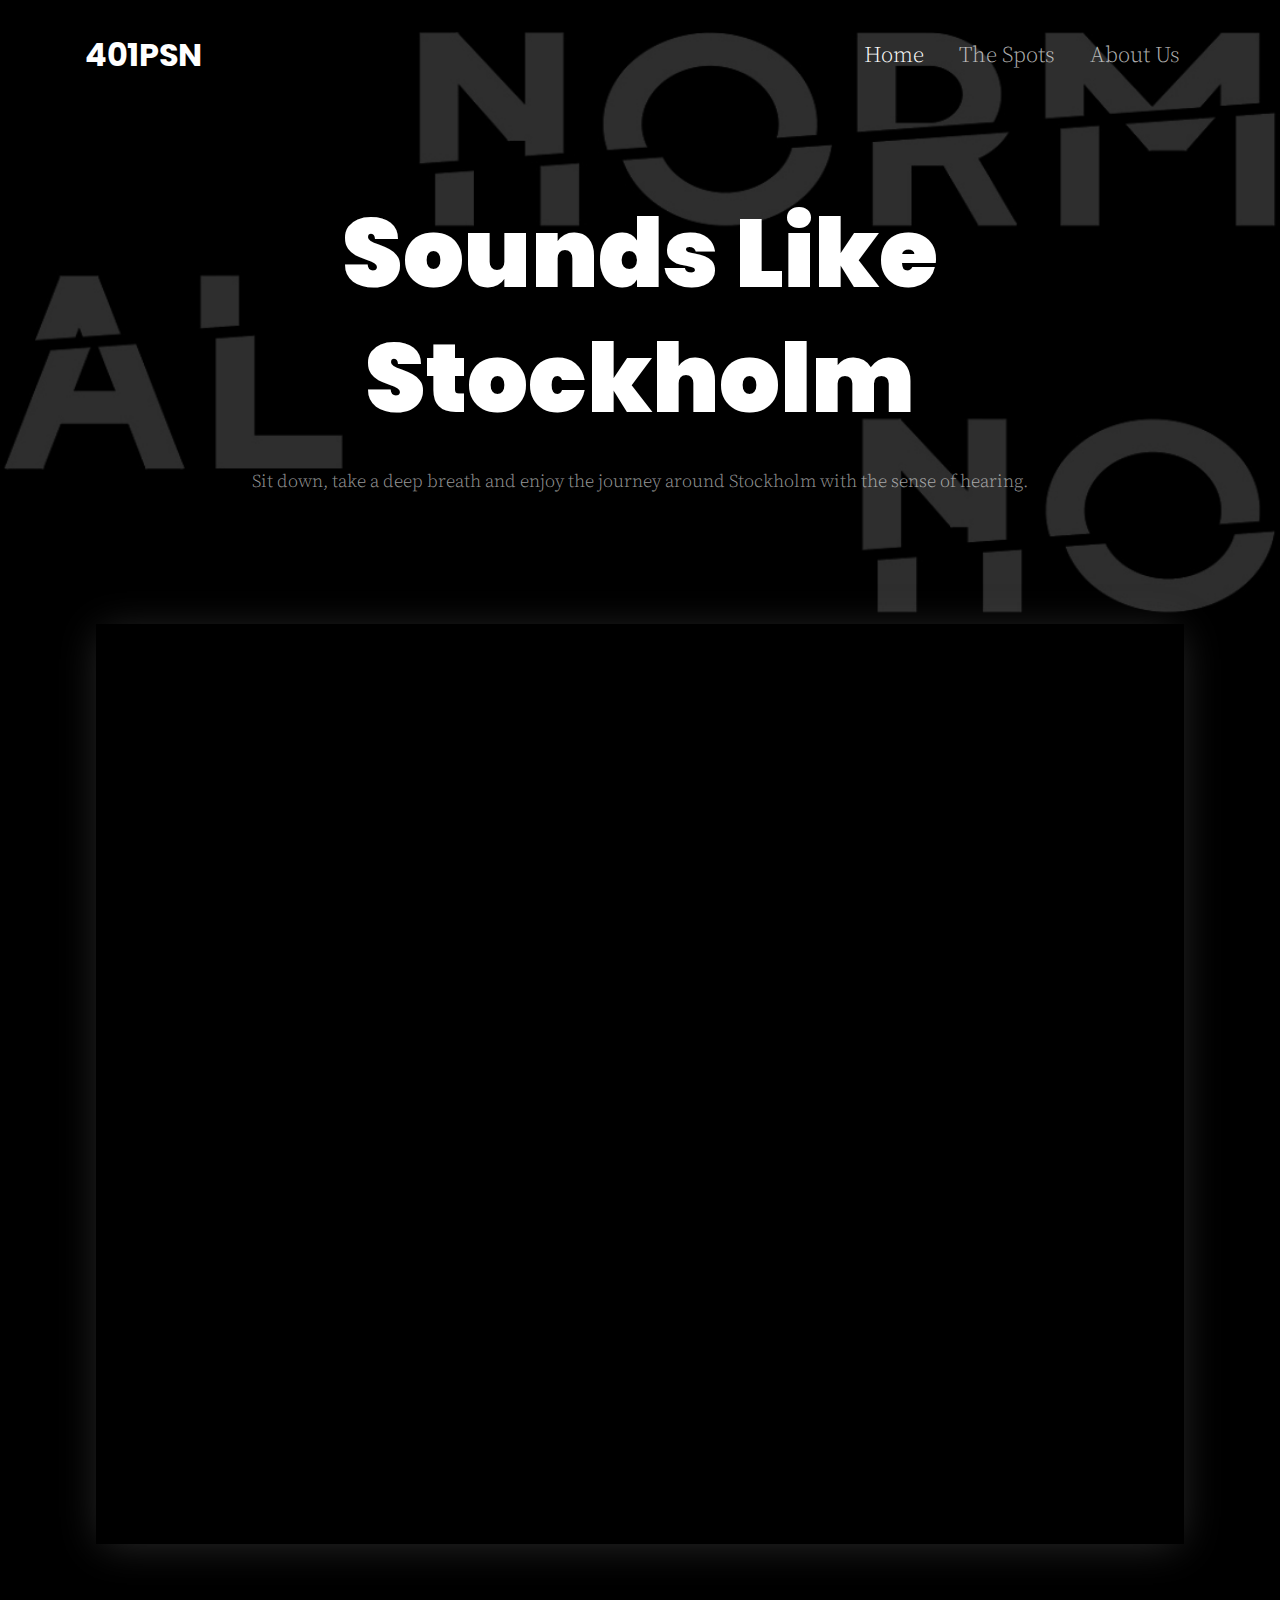
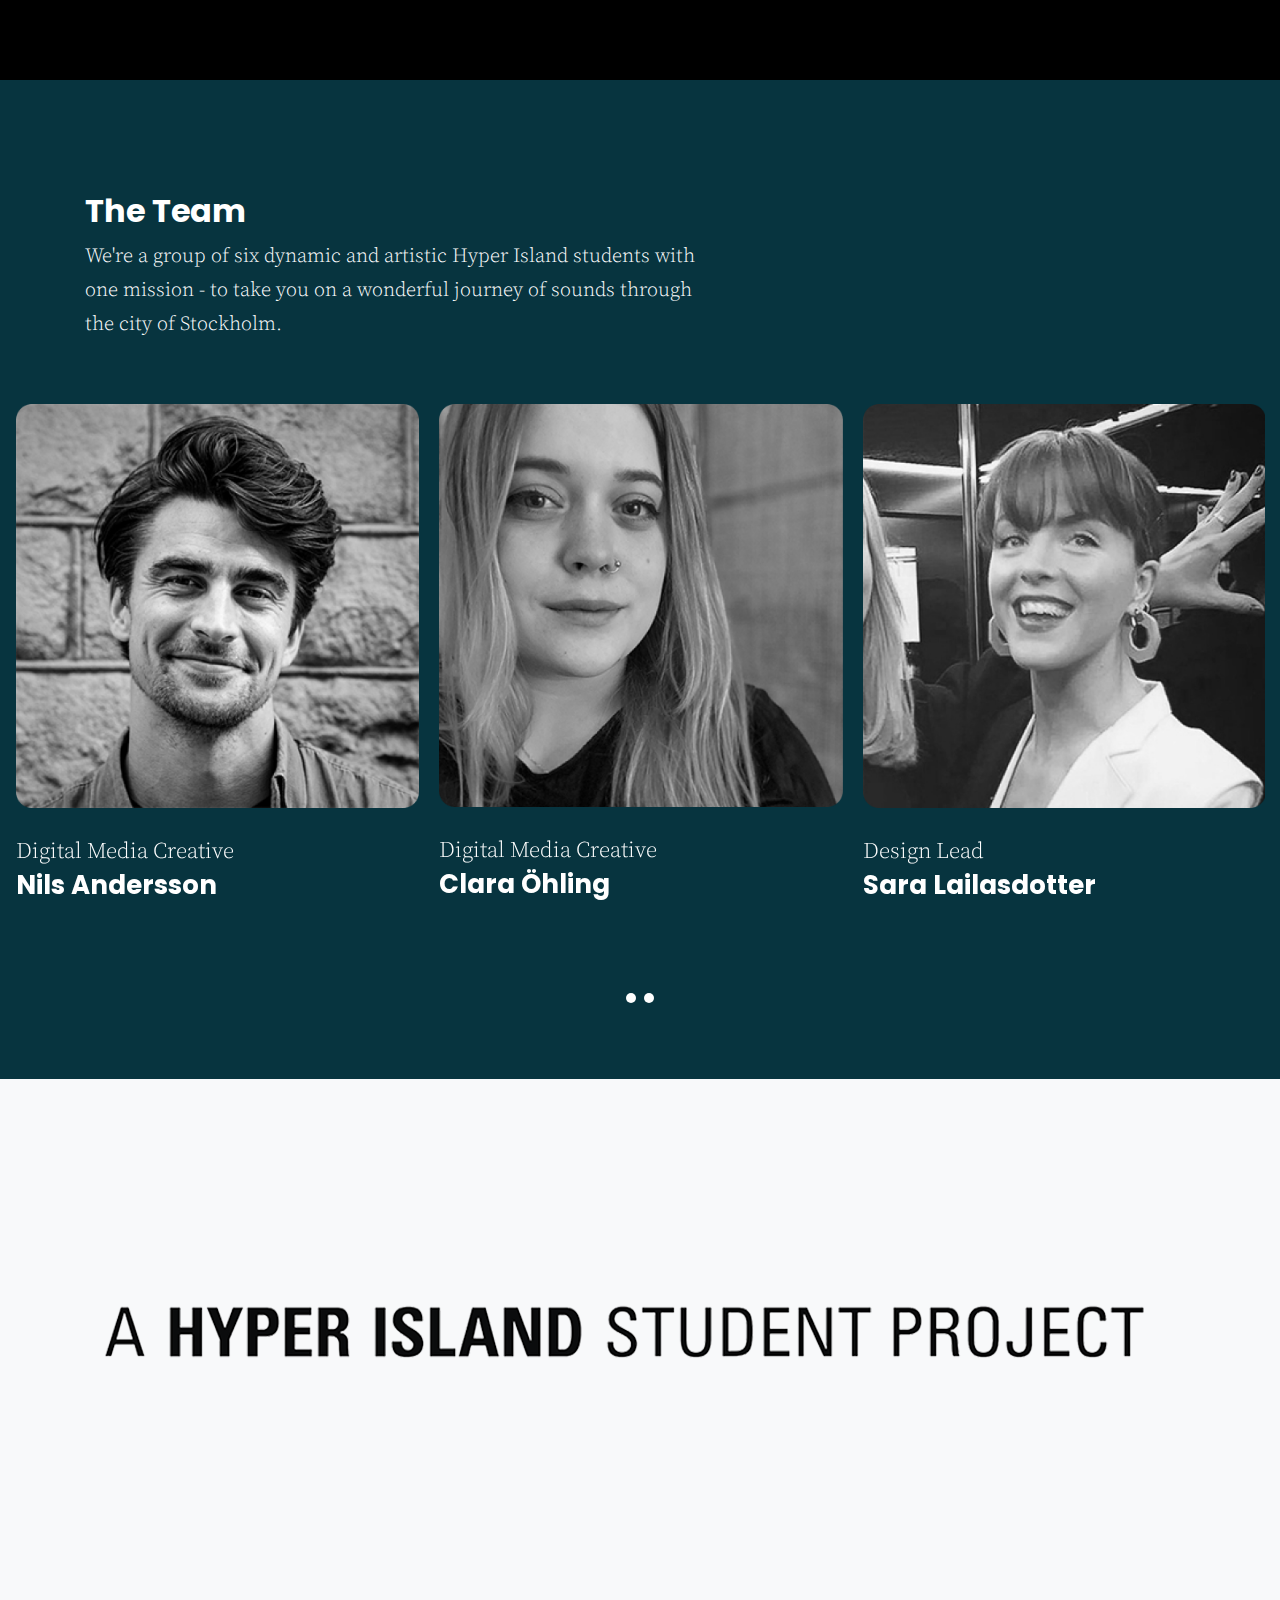
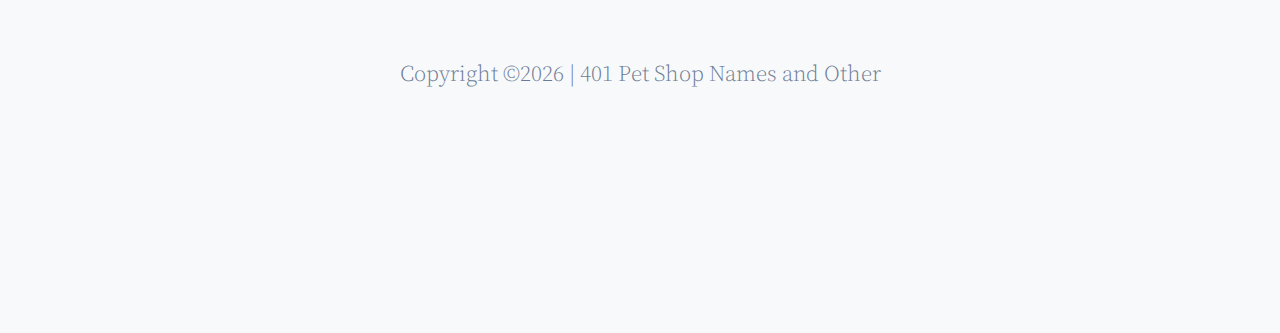
<file: index.html>
<!doctype html>
<html lang="en">

  <head>
    <title>401PSN &mdash; Sounds Like Stockholm</title>
    <meta charset="utf-8">
    <meta name="viewport" content="width=device-width, initial-scale=1, shrink-to-fit=no">

    <link href="https://fonts.googleapis.com/css?family=Poppins:400,900|Source+Serif+Pro&display=swap" rel="stylesheet">

    <link rel="stylesheet" href="fonts/icomoon/style.css">

    <link rel="stylesheet" href="css/bootstrap.min.css">
    <link rel="stylesheet" href="css/bootstrap-datepicker.css">
    <link rel="stylesheet" href="css/jquery.fancybox.min.css">
    <link rel="stylesheet" href="css/owl.carousel.min.css">
    <link rel="stylesheet" href="css/owl.theme.default.min.css">
    <link rel="stylesheet" href="fonts/flaticon/font/flaticon.css">
    <link rel="stylesheet" href="css/aos.css">

    <!-- MAIN CSS -->
    <link rel="stylesheet" href="css/style.css">

    <style>
      #cables-iframe {
        width: 85vw;
        margin:0 auto;
        top: unset;
        left: unset;
        border:0;
      }
      ::-webkit-scrollbar {
        display: none;
      }
      img {
        width:100%;
      }
    </style>

  </head>

  <body data-spy="scroll" data-target=".site-navbar-target" data-offset="300">

    
    <div class="site-wrap" id="home-section">

      <div class="site-mobile-menu site-navbar-target">
        <div class="site-mobile-menu-header">
          <div class="site-mobile-menu-close mt-3">
            <span class="icon-close2 js-menu-toggle"></span>
          </div>
        </div>
        <div class="site-mobile-menu-body"></div>
      </div>



      <header class="site-navbar site-navbar-target" role="banner">

        <div class="container">
          <div class="row align-items-center position-relative">

            <div class="col-3">
              <div class="site-logo">
                <a href="index.html" class="font-weight-bold">401PSN</a>
                
              </div>
            </div>

            <div class="col-9  text-right">
              

              <span class="d-inline-block d-lg-none"><a href="#" class="text-primary site-menu-toggle js-menu-toggle py-5"><span class="icon-menu h3 text-primary"></span></a></span>

              

              <nav class="site-navigation text-right ml-auto d-none d-lg-block" role="navigation">
                <ul class="site-menu main-menu js-clone-nav ml-auto ">
                  <li class="active"><a href="index.html" class="nav-link">Home</a></li>
                  <li><a href="spots.html" class="nav-link">The Spots</a></li>
                  <li><a href="about.html" class="nav-link">About Us</a></li>
                </ul>
              </nav>
            </div>

            
          </div>
        </div>

      </header>

    <div class="site-section-cover">
      <div class="container">
        <div class="row align-items-center text-center justify-content-center">
          <div class="col-lg-10">
            <h1 class="text-white mb-4">Sounds Like Stockholm</h1>
            <p class="lead">Sit down, take a deep breath and enjoy the journey around Stockholm with the sense of hearing.</p>
            </div>
        </div>
      </div>
    </div>
    <div class="container-fluid portfolio-wrap bg-light pt-0 site-section">
      <div class="row align-items-end mb-4">
        <iframe id="cables-iframe" class="portfolio-itemm" src="https://sandbox.cables.gl/viewer/5fdb5cdfc9bb2f409be36192" allowfullscreen></iframe>
      </div>
    </div>

      <div class="site-section bg-primary">
      <div class="container mb-5">
        <div class="row">
          <div class="col-md-7">
            <h2 class="text-white font-weight-bold">The Team</h2>
            <p class="text-white lead">We're a group of six dynamic and artistic Hyper Island students with one mission - to take you on a wonderful journey of sounds through the city of Stockholm.</p>
          </div>
        </div>
      </div>
      <div class="container-fluid">

        <div class="owl-carousel nonloop-block-13">
          <div class="media-29191">
            <a target="_blank" rel="noopener noreferrer" href="https://www.linkedin.com/in/nils-andersson-82556071">
            <img src="images/NISSE.png" alt="Image" class="d-block mb-4">
            </a>
            <span class="date d-block">Digital Media Creative</span>
            <h3 class="mb-4"><a href="#">Nils Andersson</a></h3>
            <div class="d-flex vcard-91123 align-items-center">
            </div>
          </div>


          <div class="media-29191">
            <a target="_blank" rel="noopener noreferrer" href="https://www.linkedin.com/in/clara-ohling">
            <img src="images/OHLING.png" alt="Image" class="d-block mb-4">
          </a>
            <span class="date d-block">Digital Media Creative</span>
            <h3 class="mb-4"><a href="#">Clara Öhling</a></h3>
            <div class="d-flex vcard-91123 align-items-center">
            </div>
          </div>

          <div class="media-29191">
            <a target="_blank" rel="noopener noreferrer" href="https://www.linkedin.com/in/sara-lailasdotter-a3948a198">
            <img src="images/LAILAS.png" alt="Image" class="d-block mb-4">
            </a> 
            <span class="date d-block">Design Lead</span>
            <h3 class="mb-4"><a href="#">Sara Lailasdotter</a></h3>
            <div class="d-flex vcard-91123 align-items-center">
            </div>
          </div>

          <div class="media-29191">
            <a target="_blank" rel="noopener noreferrer" href="https://www.linkedin.com/in/clarabaade"></a>
            <img src="images/BAADE.png" alt="Image" class="d-block mb-4">
            </a>
            <span class="date d-block"> Digital Media Creative</span>
            <h3 class="mb-4"><a href="#">Clara Baade</a></h3>
            <div class="d-flex vcard-91123 align-items-center">
            </div>
          </div>


          <div class="media-29191">
            <a target="_blank" rel="noopener noreferrer" href="https://www.linkedin.com/in/jessicadmc22">
            <img src="images/JESS.png" alt="Image" class="d-block mb-4">
            </a>
            <span class="date d-block">Digital Media Creative</span>
            <h3 class="mb-4"><a href="#">Jessica Stephens</a></h3>
            <div class="d-flex vcard-91123 align-items-center">
            </div>
          </div>

          <div class="media-29191">
            <a target="_blank" rel="noopener noreferrer" href="https://www.linkedin.com/in/stefan-malmquist-b7a75320">
            <img src="images/STEFFE.png" alt="Image" class="d-block mb-4">
            </a>
            <span class="date d-block">Design Lead</span>
            <h3 class="mb-4"><a href="#">Stefan Malmquist</a></h3>
            <div class="d-flex vcard-91123 align-items-center">
            </div>
          </div>

        </div>

      </div>
    </div>

    <div class="site-section bg-light">
      <div class="container">
        <div class="row">
          <div class="text-white mb-4">
            <img src="images/HI.png" alt="Image" > 
        </div>
      </div>
    </div>

    <div class="site-section">
      <div class="container"></div>
        <div class="row mt-5 justify-content-center">
          <div class="col-md-7 text-center">
            <p>
            <!-- Link back to Colorlib can't be removed. Template is licensed under CC BY 3.0. -->
            Copyright &copy;<script>document.write(new Date().getFullYear());</script> | 401 Pet Shop Names and Other
            </p>
          </div>
        </div>
      </div>
    </div>

    

    </div>

    <script src="js/jquery-3.3.1.min.js"></script>
    <script src="js/jquery-migrate-3.0.0.js"></script>
    <script src="js/popper.min.js"></script>
    <script src="js/bootstrap.min.js"></script>
    <script src="js/owl.carousel.min.js"></script>
    <script src="js/jquery.sticky.js"></script>
    <script src="js/jquery.waypoints.min.js"></script>
    <script src="js/jquery.animateNumber.min.js"></script>
    <script src="js/jquery.fancybox.min.js"></script>
    <script src="js/jquery.stellar.min.js"></script>
    <script src="js/jquery.easing.1.3.js"></script>
    <script src="js/bootstrap-datepicker.min.js"></script>
    <script src="js/isotope.pkgd.min.js"></script>
    <script src="js/aos.js"></script>

    <script src="js/typed.js"></script>
            <script>
            var typed = new Typed('.typed-words', {
            strings: ["Business"," Startups"," Organization", " Company"],
            typeSpeed: 80,
            backSpeed: 80,
            backDelay: 4000,
            startDelay: 1000,
            loop: true,
            showCursor: true
            });
            </script>


    <script src="js/main.js"></script>

  </body>

</html>
</file>
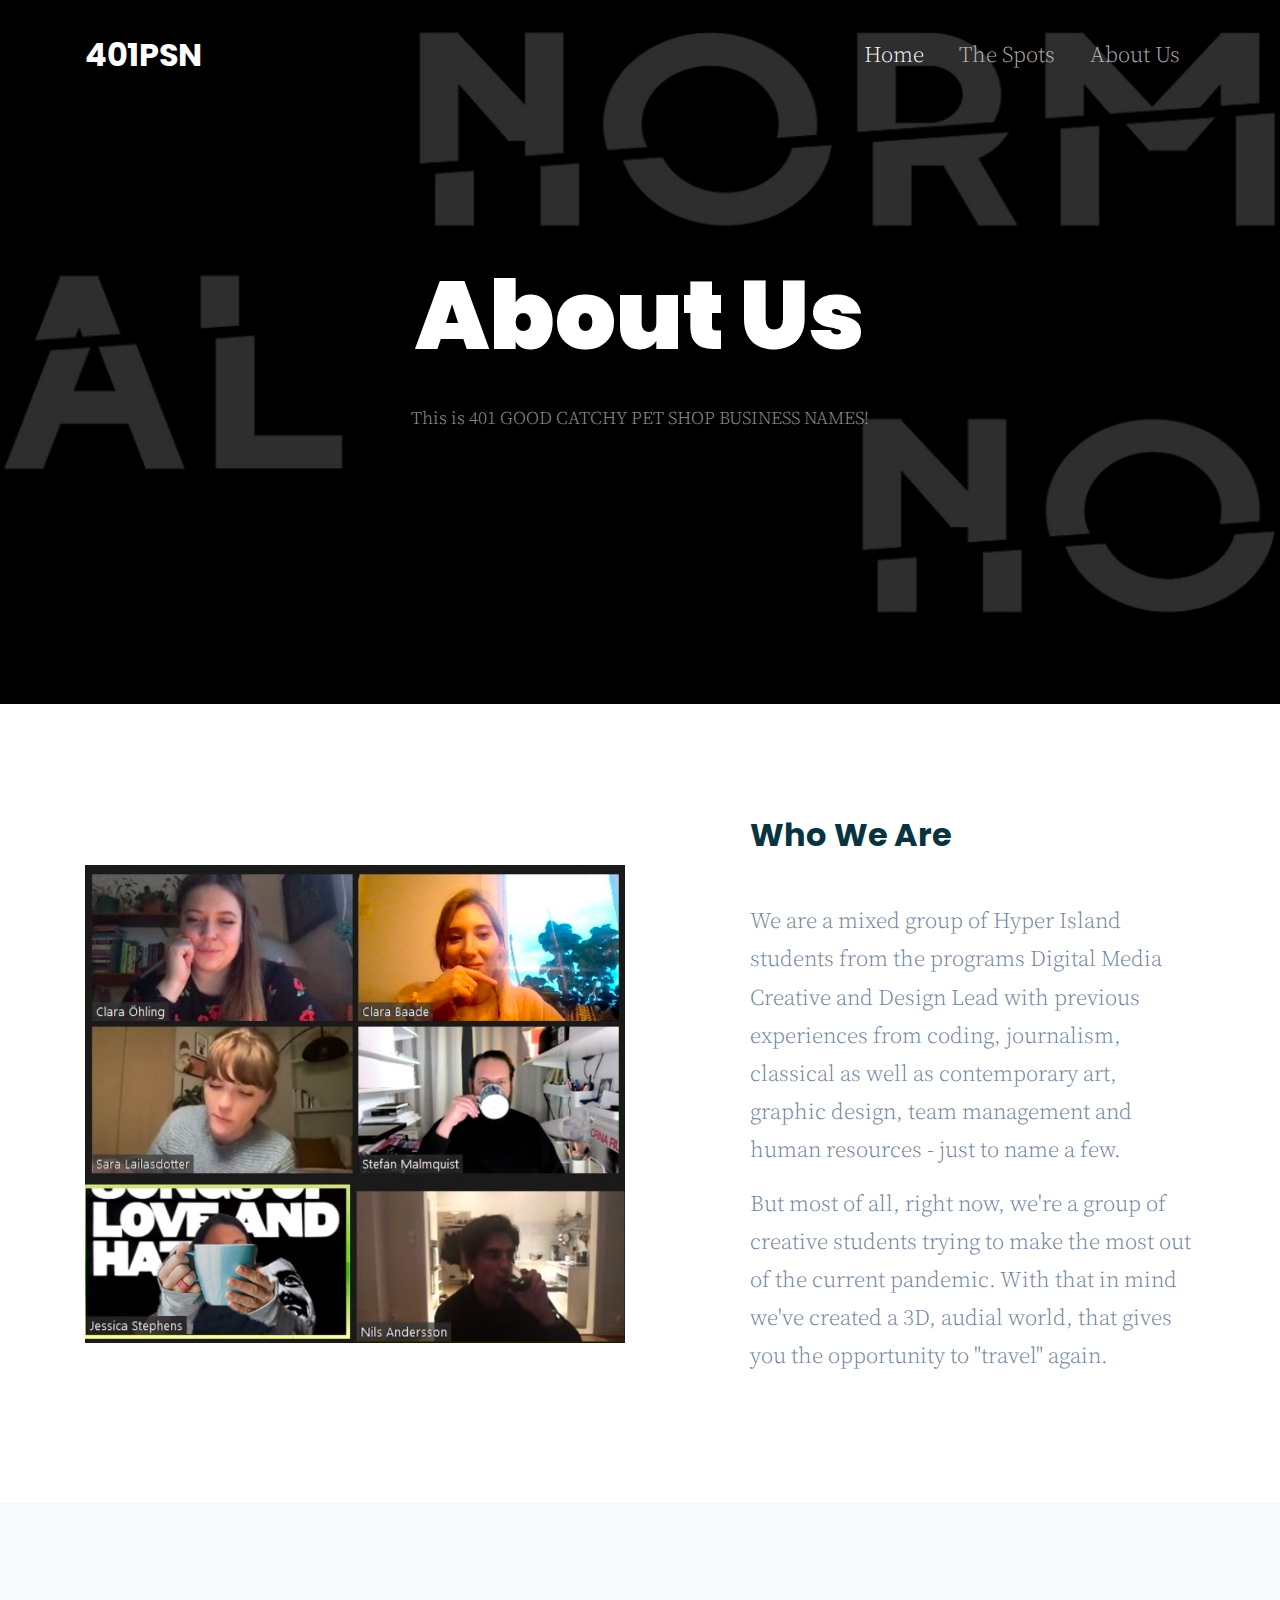
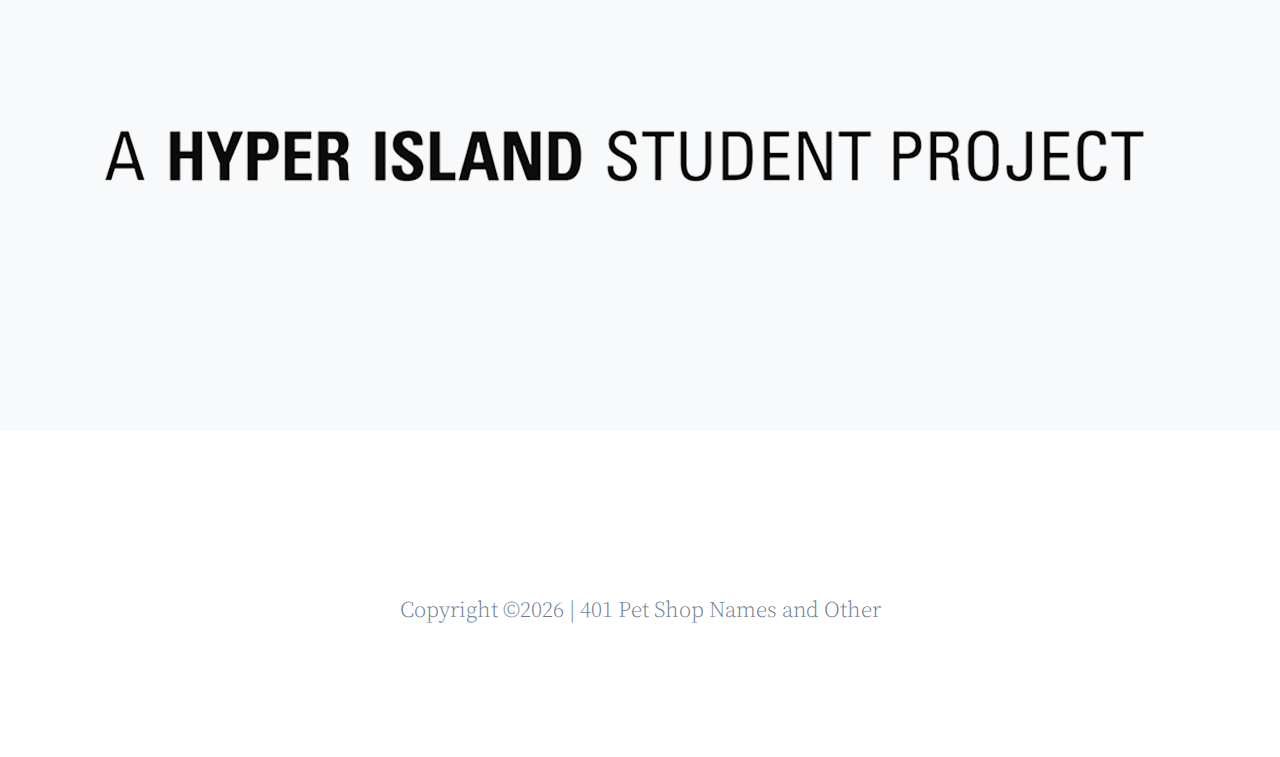
<file: about.html>
<!doctype html>
<html lang="en">

  <head>
    <title>401PSN &mdash; Sounds Like Stockholm </title>
    <meta charset="utf-8">
    <meta name="viewport" content="width=device-width, initial-scale=1, shrink-to-fit=no">

    <link href="https://fonts.googleapis.com/css?family=Poppins:400,900|Source+Serif+Pro&display=swap" rel="stylesheet">

    <link rel="stylesheet" href="fonts/icomoon/style.css">

    <link rel="stylesheet" href="css/bootstrap.min.css">
    <link rel="stylesheet" href="css/bootstrap-datepicker.css">
    <link rel="stylesheet" href="css/jquery.fancybox.min.css">
    <link rel="stylesheet" href="css/owl.carousel.min.css">
    <link rel="stylesheet" href="css/owl.theme.default.min.css">
    <link rel="stylesheet" href="fonts/flaticon/font/flaticon.css">
    <link rel="stylesheet" href="css/aos.css">

    <!-- MAIN CSS -->
    <link rel="stylesheet" href="css/style.css">

  </head>

  <body data-spy="scroll" data-target=".site-navbar-target" data-offset="300">

    
    <div class="site-wrap" id="home-section">

      <div class="site-mobile-menu site-navbar-target">
        <div class="site-mobile-menu-header">
          <div class="site-mobile-menu-close mt-3">
            <span class="icon-close2 js-menu-toggle"></span>
          </div>
        </div>
        <div class="site-mobile-menu-body"></div>
      </div>



      <header class="site-navbar site-navbar-target" role="banner">

        <div class="container">
          <div class="row align-items-center position-relative">

            <div class="col-3">
              <div class="site-logo">
                <a href="index.html" class="font-weight-bold">401PSN</a>
              </div>
            </div>

            <div class="col-9  text-right">
              

              <span class="d-inline-block d-lg-none"><a href="#" class="text-primary site-menu-toggle js-menu-toggle py-5"><span class="icon-menu h3 text-primary"></span></a></span>

              

              <nav class="site-navigation text-right ml-auto d-none d-lg-block" role="navigation">
                <ul class="site-menu main-menu js-clone-nav ml-auto ">
                  <li class="active"><a href="index.html" class="nav-link">Home</a></li>
                  <li><a href="spots.html" class="nav-link">The Spots</a></li>
                  <li><a href="about.html" class="nav-link">About Us</a></li>
                </ul>
              </nav>
            </div>

            
          </div>
        </div>

      </header>

    
    <div class="site-section-cover">
      <div class="container">
        <div class="row align-items-center text-center justify-content-center">
          <div class="col-lg-6">
            <h1 class="text-white mb-4">About Us</h1>
            <p class="lead">This is 401 GOOD CATCHY PET SHOP BUSINESS NAMES!</p>
            
          </div>
        </div>
      </div>
    </div>


    <div class="site-section about-me">
     <div class="container">
       <div class="row align-items-center">
         <div class="col-md-6 mb-5 mb-md-0">
           <img src="images/grouppic.png" alt="Image" class="img-fluid">
         </div>
         <div class="col-md-5 ml-auto">
           <h2 class="text-primary mb-5 font-weight-bold">Who We Are</h2>
           
           <p>We are a mixed group of Hyper Island students from the programs Digital Media Creative and Design Lead with previous experiences from coding, journalism, classical as well as contemporary art, graphic design, team management and human resources -  just to name a few. </p>
           <p>But most of all, right now, we're a group of creative students trying to make the most out of the current pandemic. With that in mind we've created a 3D, audial world, that gives you the opportunity to "travel" again.</p>
         </div>
       </div>
     </div>
   </div>

    <div class="site-section bg-light">
      <div class="container">
        <div class="row">
          <div class="text-white mb-4">
            <img src="images/HI.png" alt="Image" >
          </div>
        </div>
      </div>
    </div>

    <div class="site-section">
      <div class="container"></div>
        <div class="row mt-5 justify-content-center">
          <div class="col-md-7 text-center">
            <p>
            <!-- Link back to Colorlib can't be removed. Template is licensed under CC BY 3.0. -->
            Copyright &copy;<script>document.write(new Date().getFullYear());</script> | 401 Pet Shop Names and Other
            </p>
          </div>
        </div>
      </div>
    </div>

    

    </div>

    <script src="js/jquery-3.3.1.min.js"></script>
    <script src="js/jquery-migrate-3.0.0.js"></script>
    <script src="js/popper.min.js"></script>
    <script src="js/bootstrap.min.js"></script>
    <script src="js/owl.carousel.min.js"></script>
    <script src="js/jquery.sticky.js"></script>
    <script src="js/jquery.waypoints.min.js"></script>
    <script src="js/jquery.animateNumber.min.js"></script>
    <script src="js/jquery.fancybox.min.js"></script>
    <script src="js/jquery.stellar.min.js"></script>
    <script src="js/jquery.easing.1.3.js"></script>
    <script src="js/bootstrap-datepicker.min.js"></script>
    <script src="js/isotope.pkgd.min.js"></script>
    <script src="js/aos.js"></script>
  

    <script src="js/typed.js"></script>
            <script>
            var typed = new Typed('.typed-words', {
            strings: ["Business"," Startups"," Organization", " Company"],
            typeSpeed: 80,
            backSpeed: 80,
            backDelay: 4000,
            startDelay: 1000,
            loop: true,
            showCursor: true
            });
            </script>


    <script src="js/main.js"></script>

  </body>

</html>
</file>
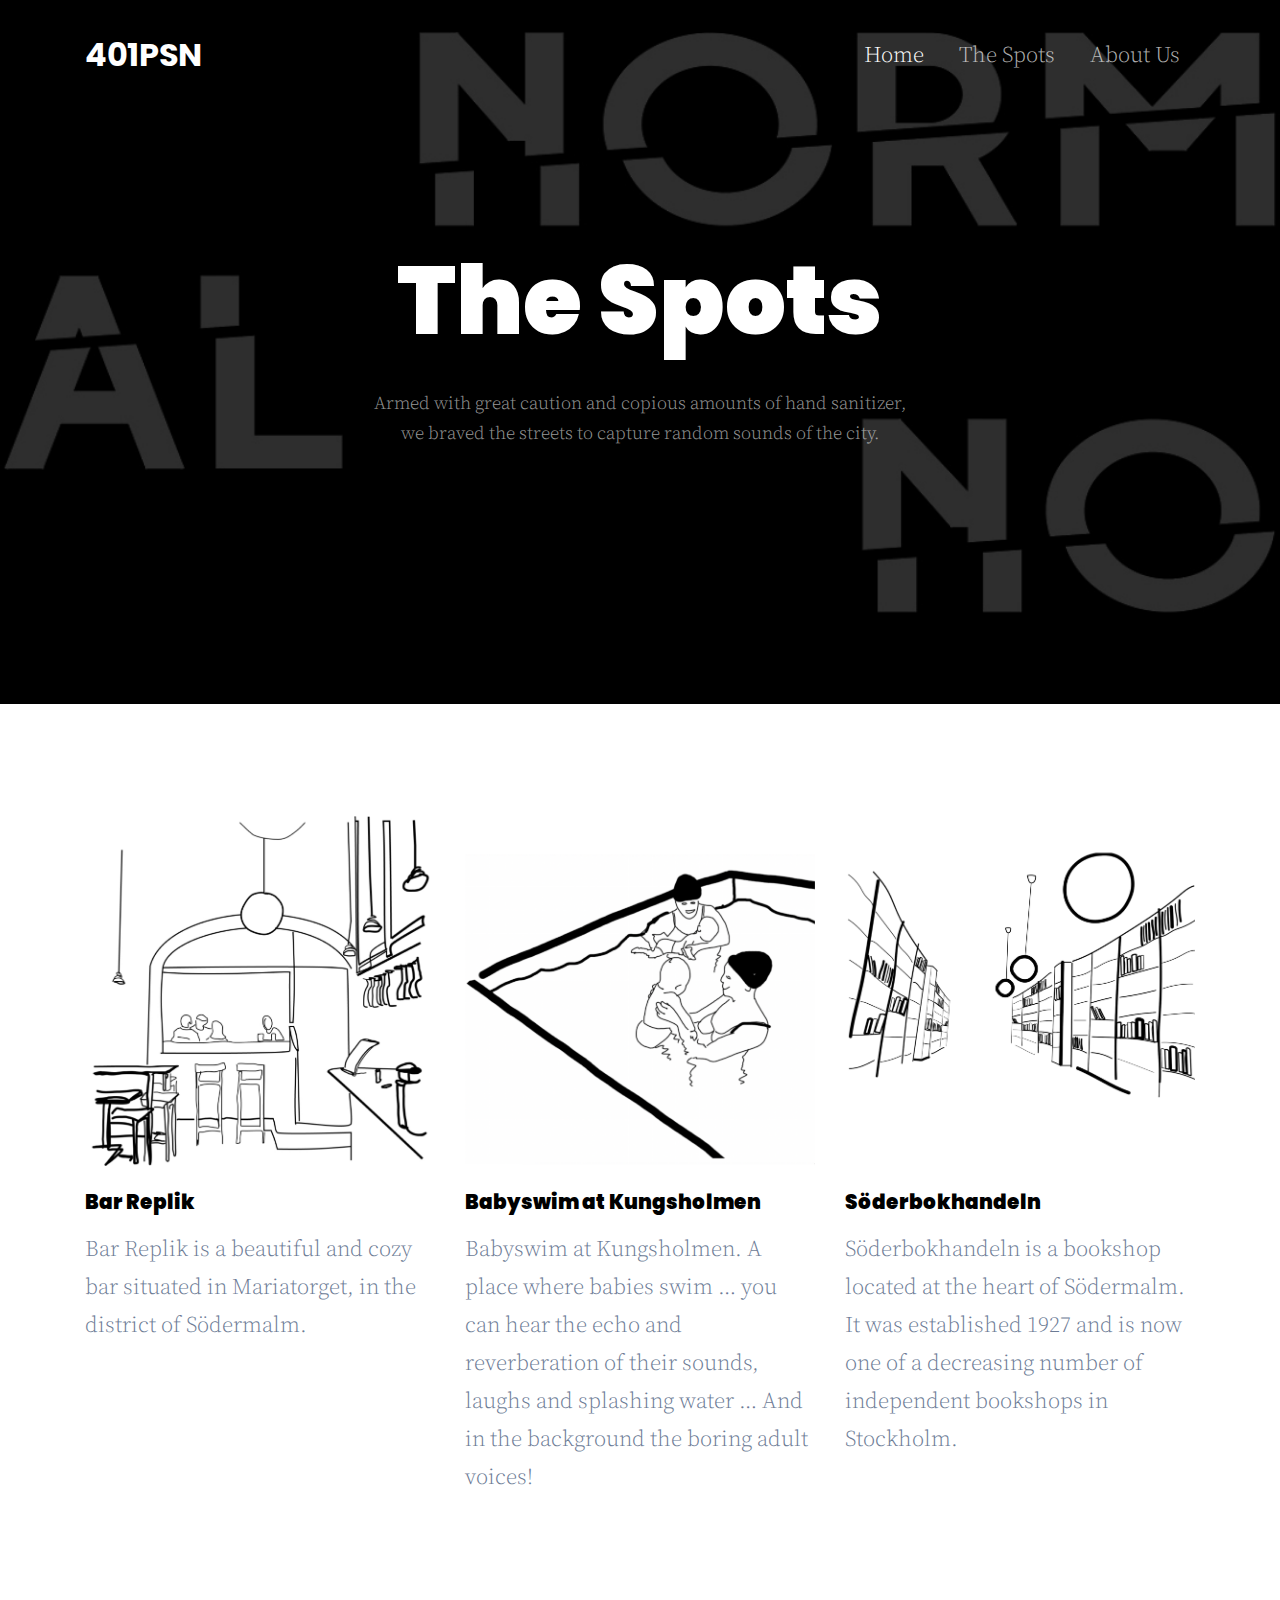
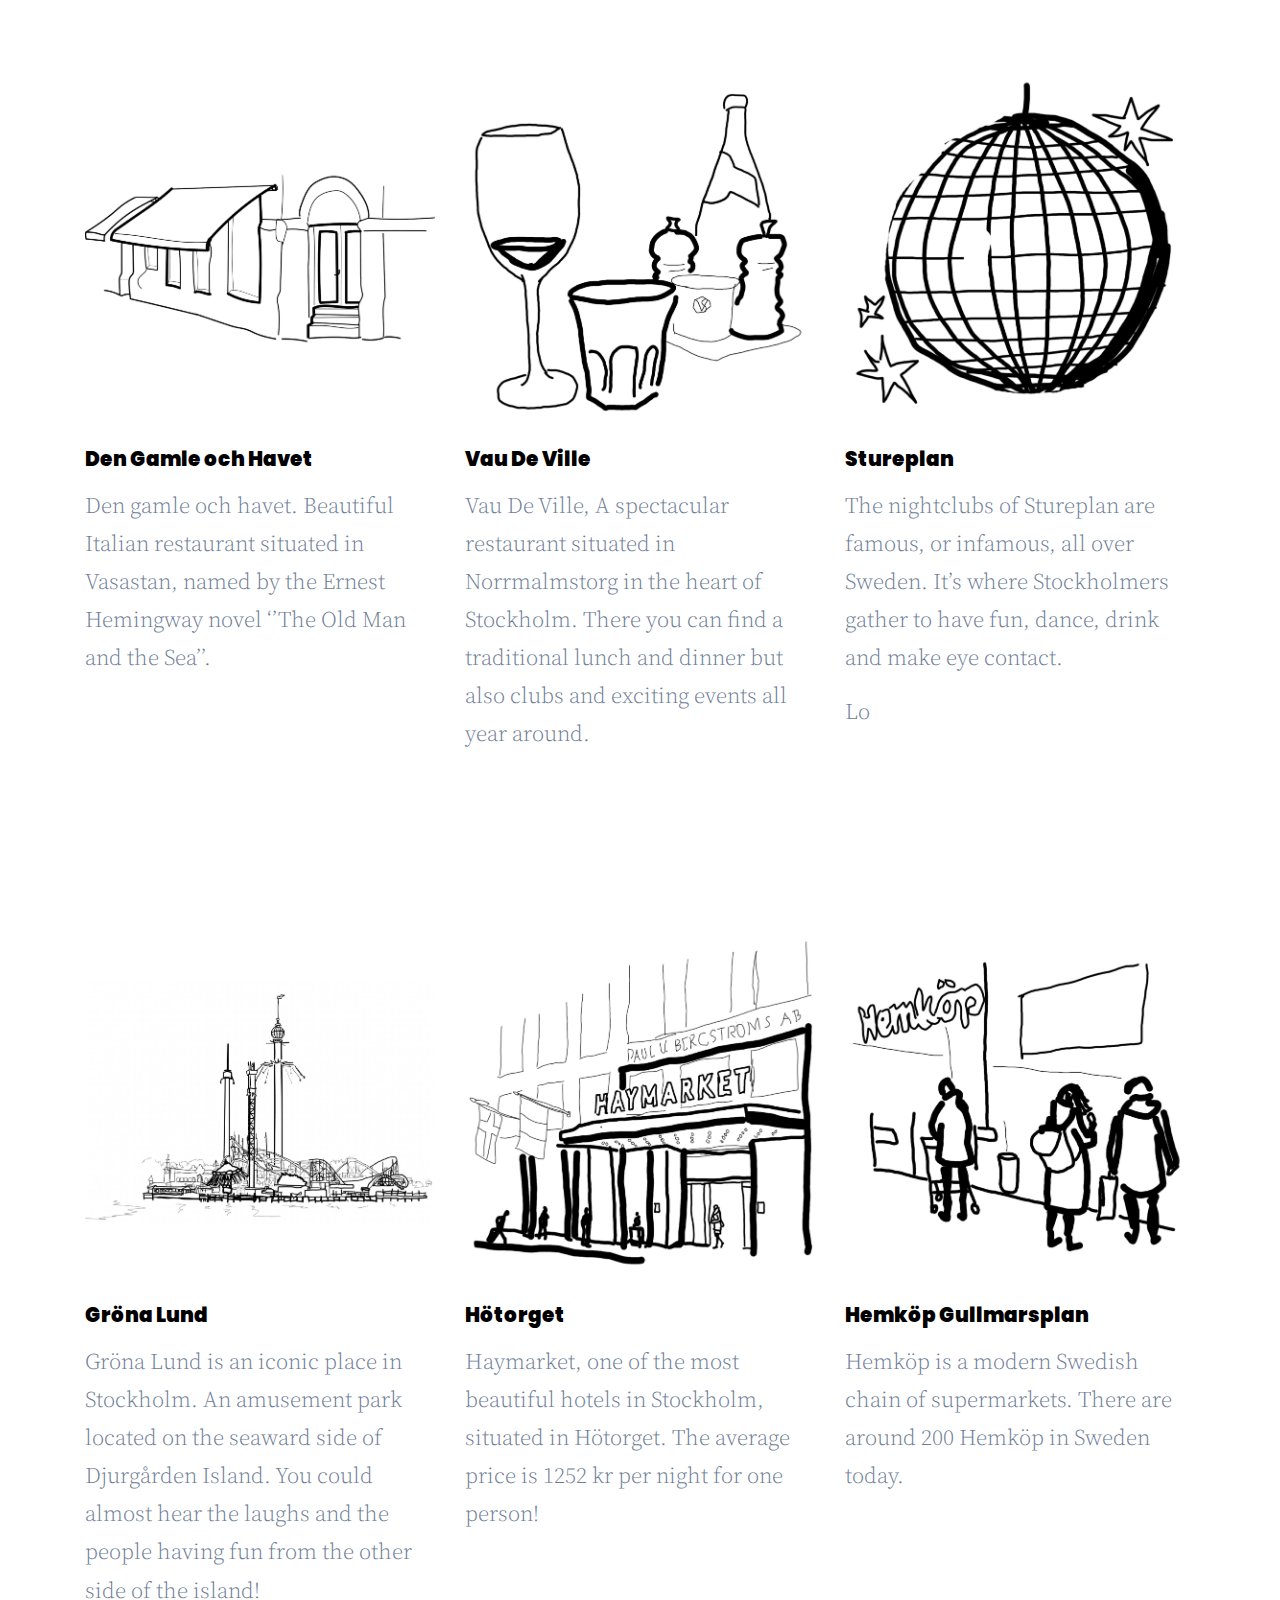
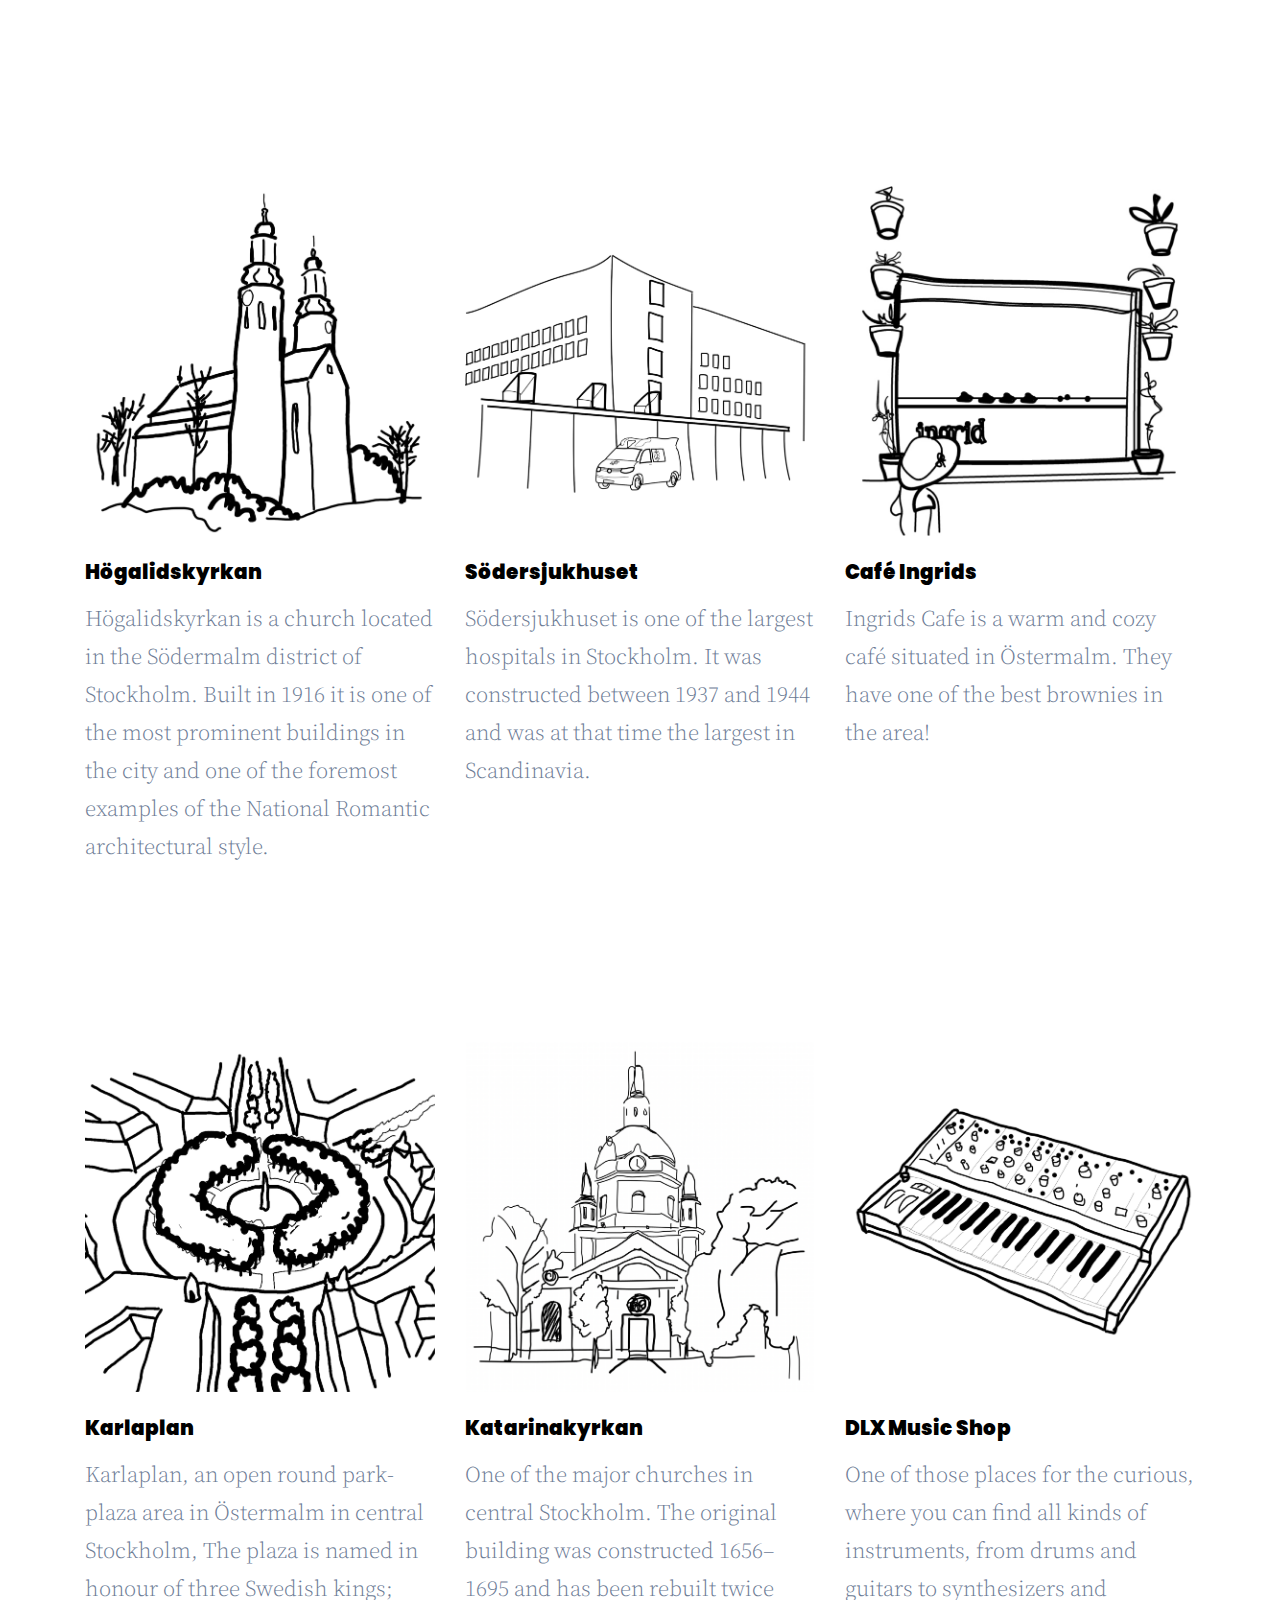
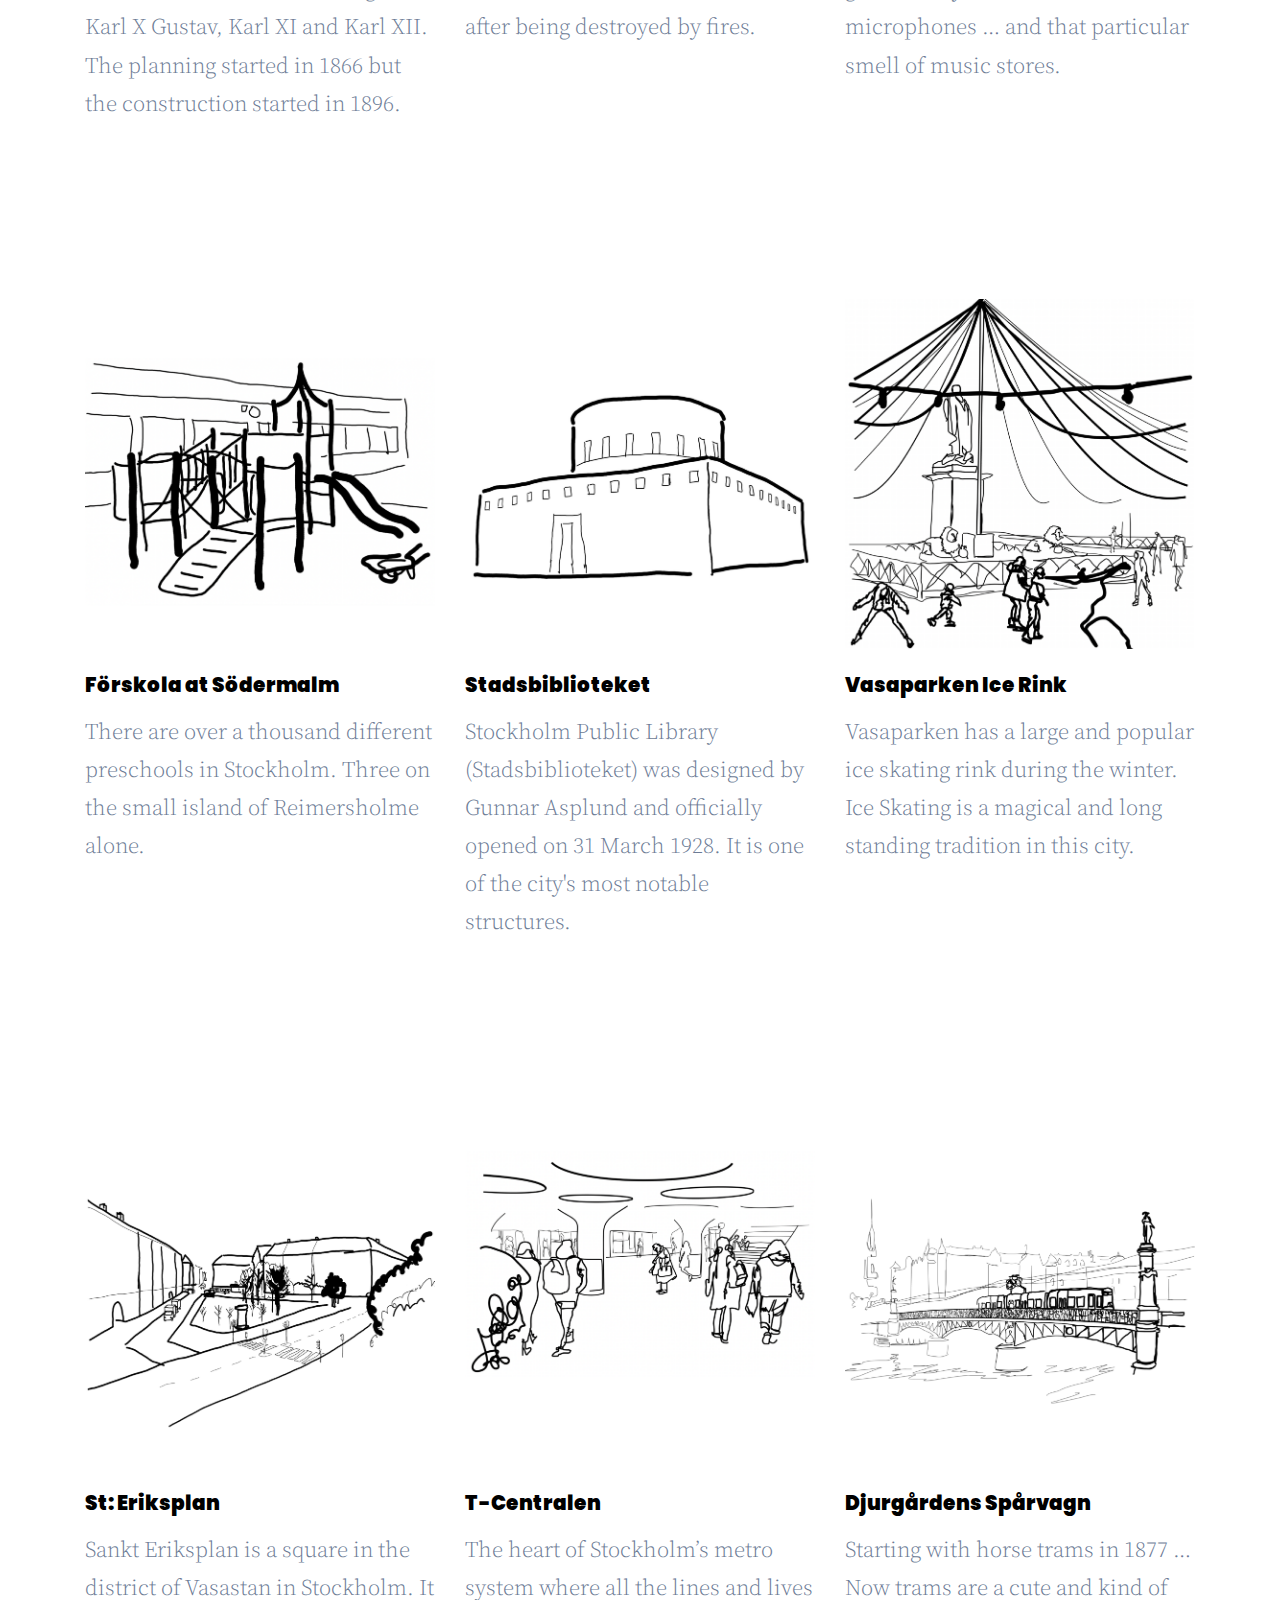
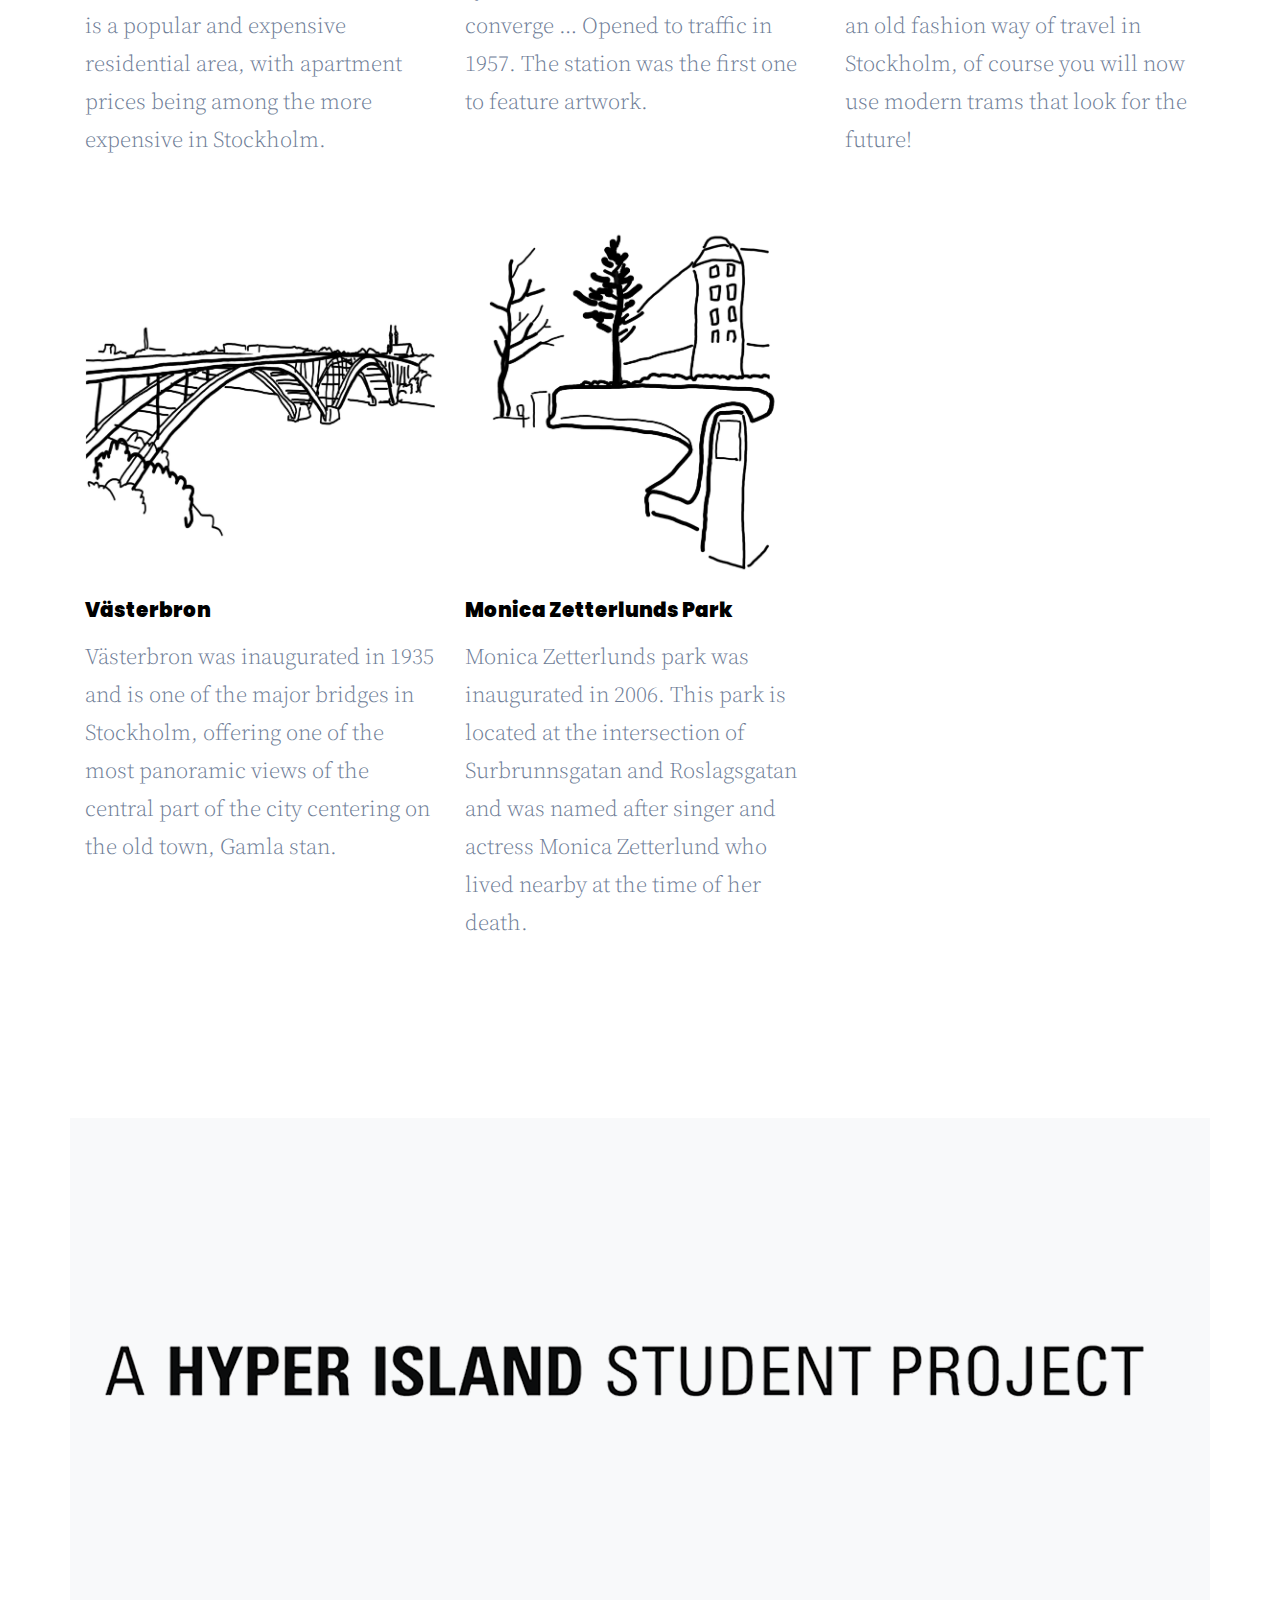
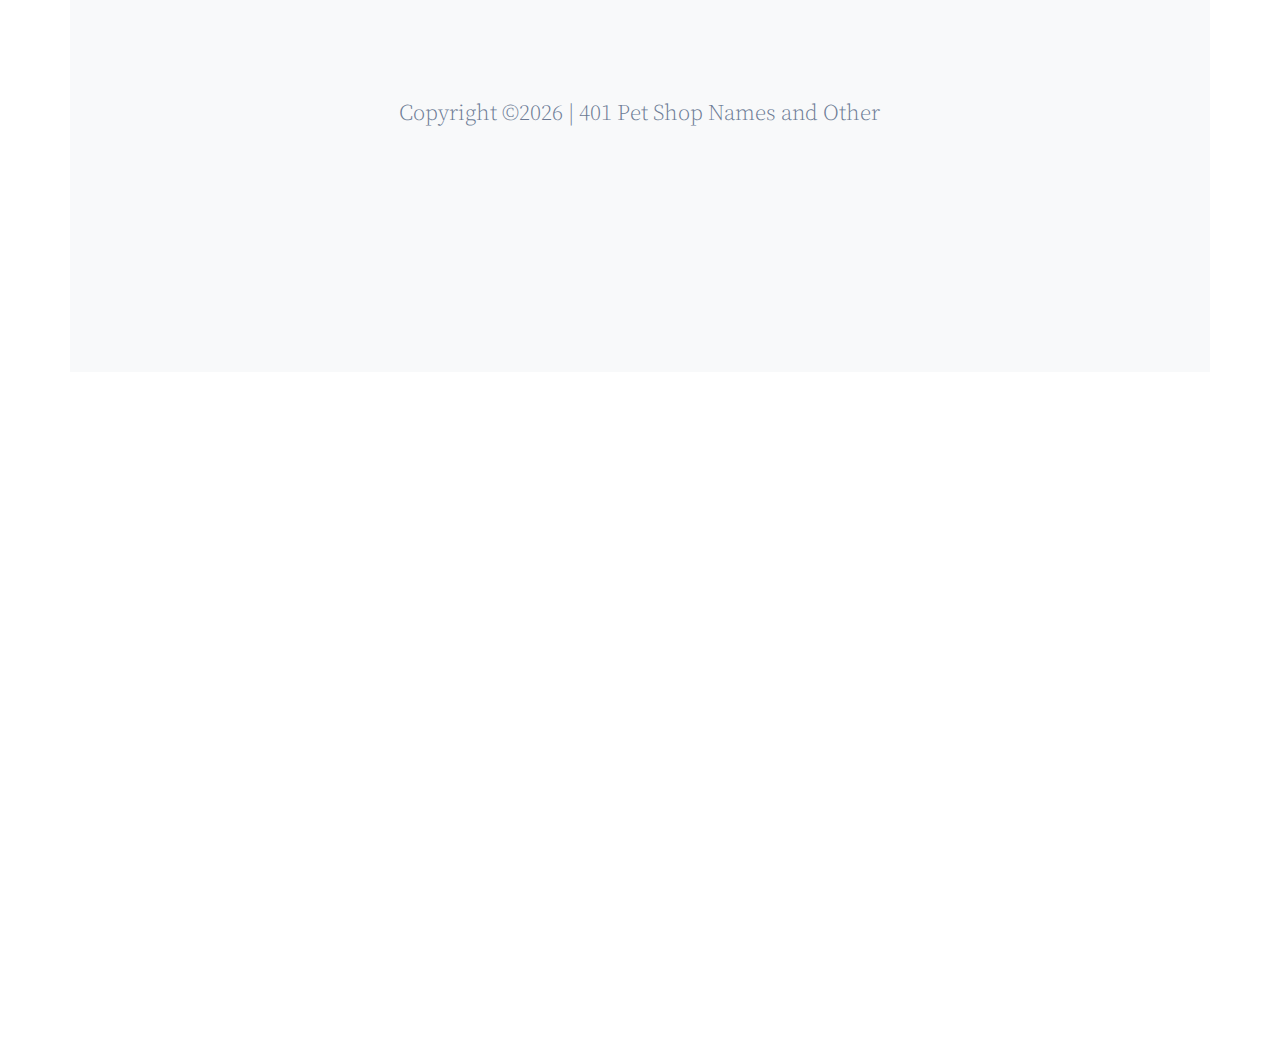
<file: spots.html>
<!doctype html>
<html lang="en">

  <head>
    <title>401PSN &mdash; Sounds Like Stockholm</title>
    <meta charset="utf-8">
    <meta name="viewport" content="width=device-width, initial-scale=1, shrink-to-fit=no">

    <link href="https://fonts.googleapis.com/css?family=Poppins:400,900|Source+Serif+Pro&display=swap" rel="stylesheet">

    <link rel="stylesheet" href="fonts/icomoon/style.css">

    <link rel="stylesheet" href="css/bootstrap.min.css">
    <link rel="stylesheet" href="css/bootstrap-datepicker.css">
    <link rel="stylesheet" href="css/jquery.fancybox.min.css">
    <link rel="stylesheet" href="css/owl.carousel.min.css">
    <link rel="stylesheet" href="css/owl.theme.default.min.css">
    <link rel="stylesheet" href="fonts/flaticon/font/flaticon.css">
    <link rel="stylesheet" href="css/aos.css">

    <!-- MAIN CSS -->
    <link rel="stylesheet" href="css/style.css">

  </head>

  <body data-spy="scroll" data-target=".site-navbar-target" data-offset="300">

    
    <div class="site-wrap" id="home-section">

      <div class="site-mobile-menu site-navbar-target">
        <div class="site-mobile-menu-header">
          <div class="site-mobile-menu-close mt-3">
            <span class="icon-close2 js-menu-toggle"></span>
          </div>
        </div>
        <div class="site-mobile-menu-body"></div>
      </div>



      <header class="site-navbar site-navbar-target" role="banner">

        <div class="container">
          <div class="row align-items-center position-relative">

            <div class="col-3">
              <div class="site-logo">
                <a href="index.html" class="font-weight-bold">401PSN</a>
              </div>
            </div>

            <div class="col-9  text-right">
              

              <span class="d-inline-block d-lg-none"><a href="#" class="text-primary site-menu-toggle js-menu-toggle py-5"><span class="icon-menu h3 text-primary"></span></a></span>

              

              <nav class="site-navigation text-right ml-auto d-none d-lg-block" role="navigation">
                <ul class="site-menu main-menu js-clone-nav ml-auto ">
                  <li class="active"><a href="index.html" class="nav-link">Home</a></li>
                  <li><a href="spots.html" class="nav-link">The Spots</a></li>
                  <li><a href="about.html" class="nav-link">About Us</a></li>
                </ul>
              </nav>
            </div>

            
          </div>
        </div>

      </header>

    
    <div class="site-section-cover">
      <div class="container">
        <div class="row align-items-center text-center justify-content-center">
          <div class="col-lg-6">
            <h1 class="text-white mb-4">The Spots</h1>
            <p class="lead">Armed with great caution and copious amounts of hand sanitizer, we braved the streets to capture random sounds of the city.</p>
            
          </div>
        </div>
      </div>
    </div>


    <div class="site-section">
      <div class="container">
        <div class="row">
          <div class="col-md-4 mb-5">
            <div class="service-29191">
              <span class="wrap-icon mb-4 d-block">
                <img src="images/barreplik.png" alt="Image" class="img-fluid">
              </span>
              <h3 class="mb-3">Bar Replik</h3>
              <p>Bar Replik is a beautiful and cozy bar situated in Mariatorget, in the district of Södermalm.</p>
            </div>
          </div>
          <div class="col-md-4 mb-5">
            <div class="service-29191">
              <span class="wrap-icon mb-4 d-block">
                <img src="images/bath.png" alt="Image" class="img-fluid">
              </span>
              <h3 class="mb-3">Babyswim at Kungsholmen</h3>
              <p>Babyswim at Kungsholmen. A place where babies swim … you can hear the echo and reverberation of their sounds, laughs and splashing water … And in the background the boring adult voices!</p>
            </div>
          </div>
          <div class="col-md-4 mb-5">
            <div class="service-29191">
              <span class="wrap-icon mb-4 d-block">
              <img src="images/bookstore.png" alt="Image" class="img-fluid">
              </span>
              <h3 class="mb-3">Söderbokhandeln</h3>
              <p>Söderbokhandeln is a bookshop located at the heart of Södermalm. It was established 1927 and is now one of a decreasing number of independent bookshops in Stockholm. </p>
            </div>
          </div>

          <div class="site-section">
            <div class="container">
              <div class="row">
                <div class="col-md-4 mb-5">
                  <div class="service-29191">
                    <span class="wrap-icon mb-4 d-block">
                      <img src="images/dengamle.png" alt="Image" class="img-fluid">
                    </span>
                    <h3 class="mb-3">Den Gamle och Havet</h3>
                    <p>Den gamle och havet. Beautiful Italian restaurant situated in Vasastan, named by the Ernest Hemingway novel ‘’The Old Man and the Sea’’.</p>
                  </div>
                </div>
                <div class="col-md-4 mb-5">
                  <div class="service-29191">
                    <span class="wrap-icon mb-4 d-block">
                      <img src="images/diningtable.png" alt="Image" class="img-fluid">
                    </span>
                    <h3 class="mb-3">Vau De Ville</h3>
                    <p>Vau De Ville, A spectacular restaurant situated in Norrmalmstorg in the heart of Stockholm. There you can find a traditional lunch and dinner but also clubs and exciting events all year around.</p>
                  </div>
                </div>
                <div class="col-md-4 mb-5">
                  <div class="service-29191">
                    <span class="wrap-icon mb-4 d-block">
                    <img src="images/disco.png" alt="Image" class="img-fluid">
                    </span>
                    <h3 class="mb-3">Stureplan</h3>
                    <p>The nightclubs of Stureplan are famous, or infamous, all over Sweden. It’s where Stockholmers gather to have fun, dance, drink and make eye contact.</p>Lo
                  </div>
                </div>

                <div class="site-section">
                  <div class="container">
                    <div class="row">
                      <div class="col-md-4 mb-5">
                        <div class="service-29191">
                          <span class="wrap-icon mb-4 d-block">
                            <img src="images/gronalund.png" alt="Image" class="img-fluid">
                          </span>
                          <h3 class="mb-3">Gröna Lund</h3>
                          <p>Gröna Lund is an iconic place in Stockholm. An amusement park located on the seaward side of Djurgården Island. You could almost hear the laughs and the people having fun from the other side of the island!</p>
                        </div>
                      </div>
                      <div class="col-md-4 mb-5">
                        <div class="service-29191">
                          <span class="wrap-icon mb-4 d-block">
                            <img src="images/haymarket.png" alt="Image" class="img-fluid">
                          </span>
                          <h3 class="mb-3">Hötorget</h3>
                          <p>Haymarket, one of the most beautiful hotels in Stockholm, situated in Hötorget. The average price is 1252 kr per night for one person!</p>
                        </div>
                      </div>
                      <div class="col-md-4 mb-5">
                        <div class="service-29191">
                          <span class="wrap-icon mb-4 d-block">
                          <img src="images/hemkop.png" alt="Image" class="img-fluid">
                          </span>
                          <h3 class="mb-3">Hemköp Gullmarsplan</h3>
                          <p>Hemköp is a modern Swedish chain of supermarkets. There are around 200 Hemköp in Sweden today.</p>
                        </div>
                      </div>

                      <div class="site-section">
                        <div class="container">
                          <div class="row">
                            <div class="col-md-4 mb-5">
                              <div class="service-29191">
                                <span class="wrap-icon mb-4 d-block">
                                  <img src="images/hogalidchurch.png" alt="Image" class="img-fluid">
                                </span>
                                <h3 class="mb-3">Högalidskyrkan</h3>
                                <p>Högalidskyrkan is a church located in the Södermalm district of Stockholm. Built in 1916 it is one of the most prominent buildings in the city and one of the foremost examples of the National Romantic architectural style.</p>
                              </div>
                            </div>
                            <div class="col-md-4 mb-5">
                              <div class="service-29191">
                                <span class="wrap-icon mb-4 d-block">
                                  <img src="images/hospital.png" alt="Image" class="img-fluid">
                                </span>
                                <h3 class="mb-3">Södersjukhuset</h3>
                                <p>Södersjukhuset is one of the largest hospitals in Stockholm. It was constructed between 1937 and 1944 and was at that time the largest in Scandinavia.</p>
                              </div>
                            </div>
                            <div class="col-md-4 mb-5">
                              <div class="service-29191">
                                <span class="wrap-icon mb-4 d-block">
                                <img src="images/ingrid.png" alt="Image" class="img-fluid">
                                </span>
                                <h3 class="mb-3">Café Ingrids</h3>
                                <p>Ingrids Cafe is a warm and cozy café situated in Östermalm. They have one of the best brownies in the area!</p>
                              </div>
                            </div>

                            <div class="site-section">
                              <div class="container">
                                <div class="row">
                                  <div class="col-md-4 mb-5">
                                    <div class="service-29191">
                                      <span class="wrap-icon mb-4 d-block">
                                        <img src="images/karlaplan.png" alt="Image" class="img-fluid">
                                      </span>
                                      <h3 class="mb-3">Karlaplan</h3>
                                      <p>Karlaplan, an open round park-plaza area in Östermalm in central Stockholm, The plaza is named in honour of three Swedish kings; Karl X Gustav, Karl XI and Karl XII. The planning started in 1866 but the construction started in 1896.</p>
                                    </div>
                                  </div>
                                  <div class="col-md-4 mb-5">
                                    <div class="service-29191">
                                      <span class="wrap-icon mb-4 d-block">
                                        <img src="images/katarinachurch.png" alt="Image" class="img-fluid">
                                      </span>
                                      <h3 class="mb-3">Katarinakyrkan</h3>
                                      <p>One of the major churches in central Stockholm. The original building was constructed 1656–1695 and has been rebuilt twice after being destroyed by fires.</p>
                                    </div>
                                  </div>
                                  <div class="col-md-4 mb-5">
                                    <div class="service-29191">
                                      <span class="wrap-icon mb-4 d-block">
                                      <img src="images/keyboard.png" alt="Image" class="img-fluid">
                                      </span>
                                      <h3 class="mb-3">DLX Music Shop</h3>
                                      <p>One of those places for the curious, where you can find all kinds of instruments, from drums  and guitars to synthesizers and microphones … and that particular smell of music stores.</p>
                                    </div>
                                  </div>

                                  <div class="site-section">
                                    <div class="container">
                                      <div class="row">
                                        <div class="col-md-4 mb-5">
                                          <div class="service-29191">
                                            <span class="wrap-icon mb-4 d-block">
                                              <img src="images/kindergarden.png" alt="Image" class="img-fluid">
                                            </span>
                                            <h3 class="mb-3">Förskola at Södermalm</h3>
                                            <p>There are over a thousand different preschools in Stockholm. Three on the small island of Reimersholme alone.</p>
                                          </div>
                                        </div>
                                        <div class="col-md-4 mb-5">
                                          <div class="service-29191">
                                            <span class="wrap-icon mb-4 d-block">
                                              <img src="images/library.png" alt="Image" class="img-fluid">
                                            </span>
                                            <h3 class="mb-3">Stadsbiblioteket</h3>
                                            <p>Stockholm Public Library (Stadsbiblioteket) was designed by Gunnar Asplund and officially opened on 31 March 1928. It is one of the city's most notable structures.</p>
                                          </div>
                                        </div>
                                        <div class="col-md-4 mb-5">
                                          <div class="service-29191">
                                            <span class="wrap-icon mb-4 d-block">
                                            <img src="images/skating.png" alt="Image" class="img-fluid">
                                            </span>
                                            <h3 class="mb-3">Vasaparken Ice Rink</h3>
                                            <p>Vasaparken has a large and popular ice skating rink during the winter. Ice Skating is a magical and long standing tradition in this city.</p>
                                          </div>
                                        </div>

                                        <div class="site-section">
                                          <div class="container">
                                            <div class="row">
                                              <div class="col-md-4 mb-5">
                                                <div class="service-29191">
                                                  <span class="wrap-icon mb-4 d-block">
                                                    <img src="images/steriksplan.png" alt="Image" class="img-fluid">
                                                  </span>
                                                  <h3 class="mb-3">St: Eriksplan</h3>
                                                  <p>Sankt Eriksplan is a square in the district of Vasastan in Stockholm. It is a popular and expensive residential area, with apartment prices being among the more expensive in Stockholm.</p>
                                                </div>
                                              </div>
                                              <div class="col-md-4 mb-5">
                                                <div class="service-29191">
                                                  <span class="wrap-icon mb-4 d-block">
                                                    <img src="images/tcentralen.png" alt="Image" class="img-fluid">
                                                  </span>
                                                  <h3 class="mb-3">T-Centralen</h3>
                                                  <p>The heart of Stockholm’s metro system where all the lines and lives converge … Opened to traffic in 1957. The station was the first one to feature artwork.</p>
                                                </div>
                                              </div>


          <div class="col-md-4 mb-5">
            <div class="service-29191">
              <span class="wrap-icon mb-4 d-block">
                <img src="images/tram.png" alt="Image" class="img-fluid">
              </span>
              <h3 class="mb-3"> Djurgårdens Spårvagn</h3>
              <p>Starting with horse trams in 1877 … Now trams are a cute and kind of an old fashion way of travel in Stockholm, of course you will now use modern trams that look for the future!</p>
            </div>
          </div>
          <div class="col-md-4 mb-5">
            <div class="service-29191">
              <span class="wrap-icon mb-4 d-block">
                <img src="images/vasterbron.png" alt="Image" class="img-fluid">
              </span>
              <h3 class="mb-3">Västerbron</h3>
              <p>Västerbron was inaugurated in 1935 and is one of the major bridges in Stockholm, offering one of the most panoramic views of the central part of the city centering on the old town, Gamla stan.</p>
            </div>
          </div>
          <div class="col-md-4 mb-5">
            <div class="service-29191">
              <span class="wrap-icon mb-4 d-block">
                <img src="images/zetterlund.png" alt="Image" class="img-fluid">
              </span>
              <h3 class="mb-3">Monica Zetterlunds Park</h3>
              <p>Monica Zetterlunds park was inaugurated in 2006. This park is located at the intersection of Surbrunnsgatan and Roslagsgatan and was named after singer and actress Monica Zetterlund who lived nearby at the time of her death.</p>
            </div>
          </div>
        </div>
      </div>
    </div>

    <div class="site-section bg-light">
      <div class="container">
        <div class="row">
          <div class="text-white mb-4">
            <img src="images/HI.png" alt="Image" > 
        </div>
      </div>
    </div>

    <div class="site-section">
      <div class="container"></div>
        <div class="row mt-5 justify-content-center">
          <div class="col-md-7 text-center">
            <p>
            <!-- Link back to Colorlib can't be removed. Template is licensed under CC BY 3.0. -->
            Copyright &copy;<script>document.write(new Date().getFullYear());</script> | 401 Pet Shop Names and Other
            </p>
          </div>
        </div>
      </div>
    </div>

    

    </div>

    <script src="js/jquery-3.3.1.min.js"></script>
    <script src="js/jquery-migrate-3.0.0.js"></script>
    <script src="js/popper.min.js"></script>
    <script src="js/bootstrap.min.js"></script>
    <script src="js/owl.carousel.min.js"></script>
    <script src="js/jquery.sticky.js"></script>
    <script src="js/jquery.waypoints.min.js"></script>
    <script src="js/jquery.animateNumber.min.js"></script>
    <script src="js/jquery.fancybox.min.js"></script>
    <script src="js/jquery.stellar.min.js"></script>
    <script src="js/jquery.easing.1.3.js"></script>
    <script src="js/bootstrap-datepicker.min.js"></script>
    <script src="js/isotope.pkgd.min.js"></script>
    <script src="js/aos.js"></script>

    <script src="js/typed.js"></script>
            <script>
            var typed = new Typed('.typed-words', {
            strings: ["Business"," Startups"," Organization", " Company"],
            typeSpeed: 80,
            backSpeed: 80,
            backDelay: 4000,
            startDelay: 1000,
            loop: true,
            showCursor: true
            });
            </script>


    <script src="js/main.js"></script>

  </body>

</html>
</file>
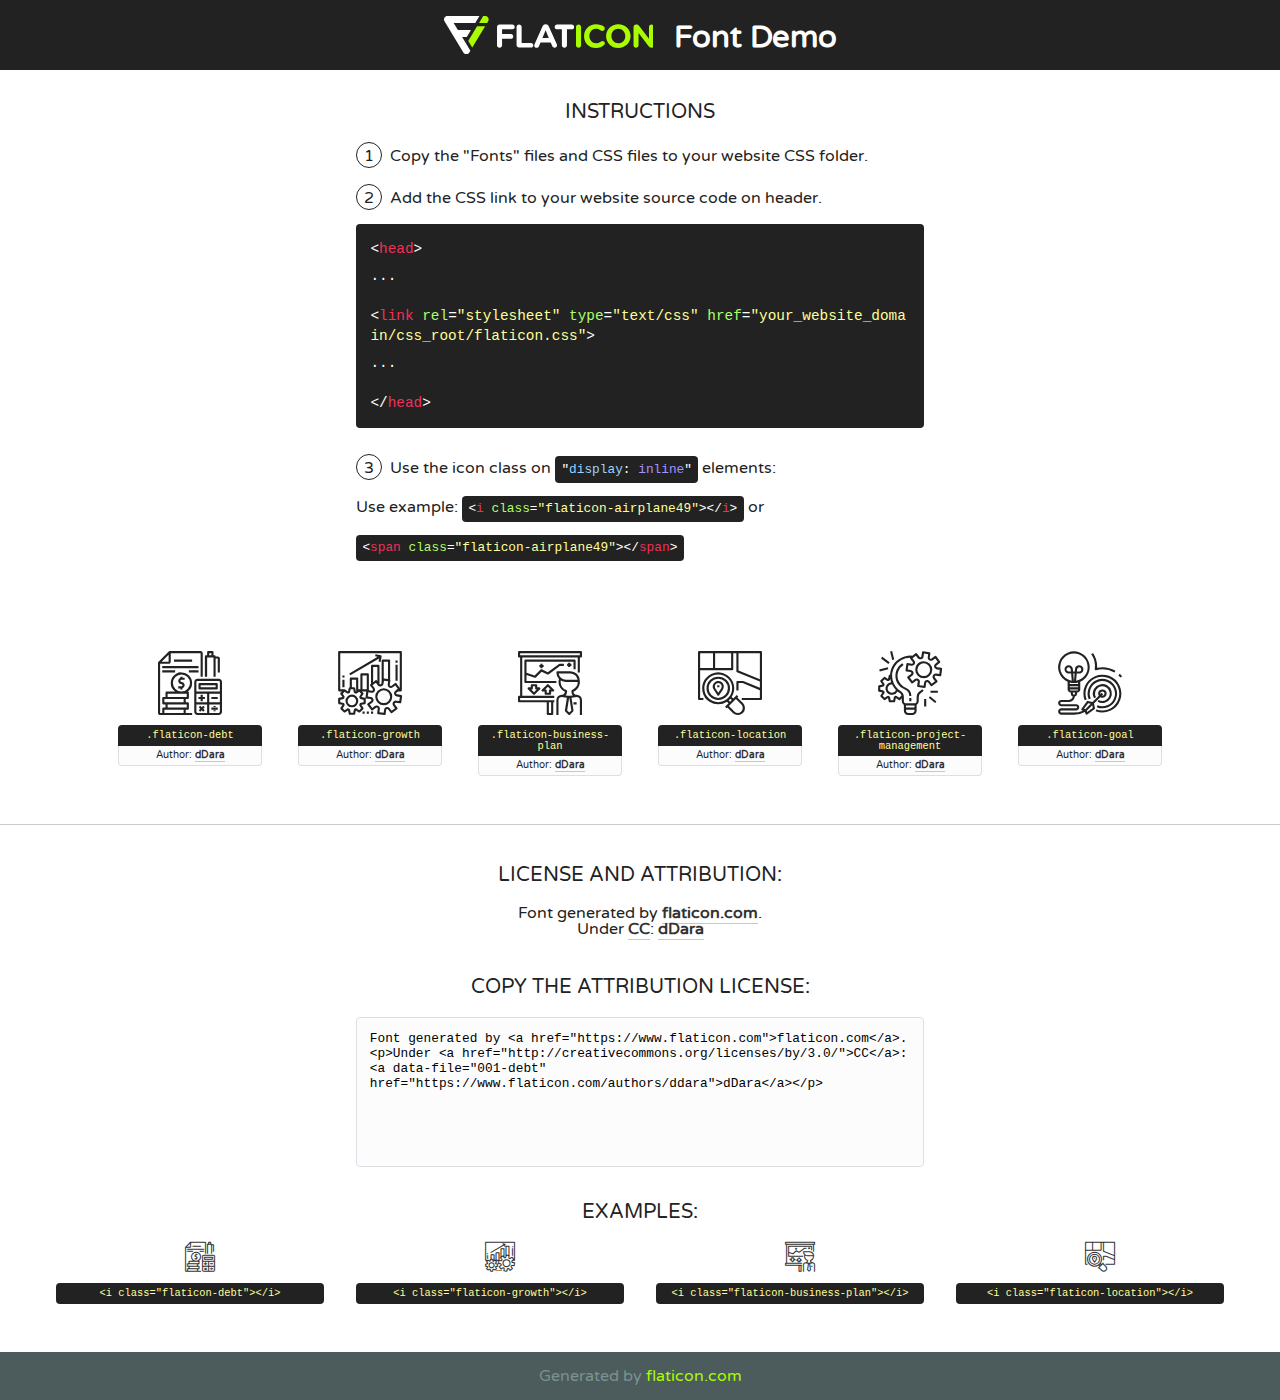
<file: fonts/flaticon/font/flaticon.html>
<!DOCTYPE html>
<!--
  Flaticon icon font: Flaticon
  Creation date: 07/10/2019 05:43
-->
<html>
<!DOCTYPE html>
<html>

<head>
    <title>Flaticon WebFont</title>
    <link href="http://fonts.googleapis.com/css?family=Varela+Round" rel="stylesheet" type="text/css" />
    <link rel="stylesheet" type="text/css" href="flaticon.css">
    <meta charset="UTF-8">
    <style>
    html, body, div, span, applet, object, iframe,
    h1, h2, h3, h4, h5, h6, p, blockquote, pre,
    a, abbr, acronym, address, big, cite, code,
    del, dfn, em, img, ins, kbd, q, s, samp,
    small, strike, strong, sub, sup, tt, var,
    b, u, i, center,
    dl, dt, dd, ol, ul, li,
    fieldset, form, label, legend,
    table, caption, tbody, tfoot, thead, tr, th, td,
    article, aside, canvas, details, embed, 
    figure, figcaption, footer, header, hgroup, 
    menu, nav, output, ruby, section, summary,
    time, mark, audio, video {
        margin: 0;
        padding: 0;
        border: 0;
        font-size: 100%;
        font: inherit;
        vertical-align: baseline;
    }
    /* HTML5 display-role reset for older browsers */
    article, aside, details, figcaption, figure, 
    footer, header, hgroup, menu, nav, section {
        display: block;
    }
    body {
        line-height: 1;
    }
    ol, ul {
        list-style: none;
    }
    blockquote, q {
        quotes: none;
    }
    blockquote:before, blockquote:after,
    q:before, q:after {
        content: '';
        content: none;
    }
    table {
        border-collapse: collapse;
        border-spacing: 0;
    }
    body {
        font-family: 'Varela Round', Helvetica, Arial, sans-serif;
        font-size: 16px;
        color: #222;
    }
    a {
        color: #333;
        border-bottom: 1px solid #a9fd00;
        font-weight: bold;
        text-decoration: none;
    }
    * {
        -moz-box-sizing: border-box;
        -webkit-box-sizing: border-box;
        box-sizing: border-box;
        margin: 0;
        padding: 0;
    }
    [class^="flaticon-"]:before, [class*=" flaticon-"]:before, [class^="flaticon-"]:after, [class*=" flaticon-"]:after {
        font-family: Flaticon;
        font-size: 30px;
        font-style: normal;
        margin-left: 20px;
        color: #333;
    }
    .wrapper {
        max-width: 600px;
        margin: auto;
        padding: 0 1em;
    }
    .title {
        font-size: 1.25em;
        text-align: center;
        margin-bottom: 1em;
        text-transform: uppercase;
    }
    header {
        text-align: center;
        background-color: #222;
        color: #fff;
        padding: 1em;
    }
    header .logo {
        width: 210px;
        height: 38px;
        display: inline-block;
        vertical-align: middle;
        margin-right: 1em;
        border: none;
    }
    header strong {
        font-size: 1.95em;
        font-weight: bold;
        vertical-align: middle;
        margin-top: 5px;
        display: inline-block;
    }
    .demo {
        margin: 2em auto;
        line-height: 1.25em;
    }
    .demo ul li {
        margin-bottom: 1em;
    }
    .demo ul li .num {
        color: #222;
        border-radius: 20px;
        display: inline-block;
        width: 26px;
        padding: 3px;
        height: 26px;
        text-align: center;
        margin-right: 0.5em;
        border: 1px solid #222;
    }
    .demo ul li code {
        background-color: #222;
        border-radius: 4px;
        padding: 0.25em 0.5em;
        display: inline-block;
        color: #fff;
        font-family: Consolas,Monaco,Lucida Console,Liberation Mono,DejaVu Sans Mono,Bitstream Vera Sans Mono,Courier New, monospace;
        font-weight: lighter;
        margin-top: 1em;
        font-size: 0.8em;
        word-break: break-all;
    }
    .demo ul li code.big {
        padding: 1em;
        font-size: 0.9em;
    }
    .demo ul li code .red {
        color: #EF3159;
    }
    .demo ul li code .green {
        color: #ACFF65;
    }
    .demo ul li code .yellow {
        color: #FFFF99;
    }
    .demo ul li code .blue {
        color: #99D3FF;
    }
    .demo ul li code .purple {
        color: #A295FF;
    }
    .demo ul li code .dots {
        margin-top: 0.5em;
        display: block;
    }
    #glyphs {
        border-bottom: 1px solid #ccc;
        padding: 2em 0;
        text-align: center;
    }
    .glyph {
        display: inline-block;
        width: 9em;
        margin: 1em;
        text-align: center;
        vertical-align: top;
        background: #FFF;
    }
    .glyph .glyph-icon {
        padding: 10px;
        display: block;
        font-family:"Flaticon";
        font-size: 64px;
        line-height: 1;
    }
    .glyph .glyph-icon:before {
        font-size: 64px;
        color: #222;
        margin-left: 0;
    }
    .class-name {
        font-size: 0.65em;
        background-color: #222;
        color: #fff;
        border-radius: 4px 4px 0 0;
        padding: 0.5em;
        color: #FFFF99;
        font-family: Consolas,Monaco,Lucida Console,Liberation Mono,DejaVu Sans Mono,Bitstream Vera Sans Mono,Courier New, monospace;
    }
    .author-name {
        font-size: 0.6em;
        background-color: #fcfcfd;
        border: 1px solid #DEDEE4;
        border-top: 0;
        border-radius: 0 0 4px 4px;
        padding: 0.5em;
    }
    .class-name:last-child {
        font-size: 10px;
        color:#888;
    }
    .class-name:last-child a {
        font-size: 10px;
        color:#555;
    }
    .class-name:last-child a:hover {
        color:#a9fd00;
    }
    .glyph > input {
        display: block;
        width: 100px;
        margin: 5px auto;
        text-align: center;
        font-size: 12px;
        cursor: text;
    }
    .glyph > input.icon-input {
        font-family:"Flaticon";
        font-size: 16px;
        margin-bottom: 10px;
    }
    .attribution .title {
        margin-top: 2em;
    }
    .attribution textarea {
        background-color: #fcfcfd;
        padding: 1em;
        border: none;
        box-shadow: none;
        border: 1px solid #DEDEE4;
        border-radius: 4px;
        resize: none;
        width: 100%;
        height: 150px;
        font-size: 0.8em;
        font-family: Consolas,Monaco,Lucida Console,Liberation Mono,DejaVu Sans Mono,Bitstream Vera Sans Mono,Courier New, monospace;
        -webkit-appearance: none;
    }
    .iconsuse {
        margin: 2em auto;
        text-align: center;
        max-width: 1200px;
    }
    .iconsuse:after {
        content: '';
        display: table;
        clear: both;
    }
    .iconsuse .image {
        float: left;
        width: 25%;
        padding: 0 1em;
    }
    .iconsuse .image p {
        margin-bottom: 1em;
    }
    .iconsuse .image span {
        display: block;
        font-size: 0.65em;
        background-color: #222;
        color: #fff;
        border-radius: 4px;
        padding: 0.5em;
        color: #FFFF99;
        margin-top: 1em;
        font-family: Consolas,Monaco,Lucida Console,Liberation Mono,DejaVu Sans Mono,Bitstream Vera Sans Mono,Courier New, monospace;
    }
    #footer {
        text-align: center;
        background-color: #4C5B5C;
        color: #7c9192;
        padding: 1em;
    }
    #footer a {
        border: none;
        color: #a9fd00;
        font-weight: normal;
    }
    @media (max-width: 960px) {
        .iconsuse .image {
            width: 50%;
        }
    }
    @media (max-width: 560px) {
        .iconsuse .image {
            width: 100%;
        }
    }
    </style>
</head>

<body class="characters-off">

    <header>
        <a href="https://www.flaticon.com" target="_blank" class="logo">
            <svg version="1.1" xmlns="http://www.w3.org/2000/svg" xmlns:xlink="http://www.w3.org/1999/xlink" xmlns:a="http://ns.adobe.com/AdobeSVGViewerExtensions/3.0/" viewBox="0 0 560.875 102.036" enable-background="new 0 0 560.875 102.036" xml:space="preserve">
                <defs>
                </defs>
                <g>
                    <g class="letters">
                        <path fill="#ffffff" d="M141.596,29.675c0-3.777,2.985-6.767,6.764-6.767h34.438c3.426,0,6.15,2.728,6.15,6.15
                        c0,3.43-2.724,6.149-6.15,6.149h-27.674v13.091h23.719c3.429,0,6.151,2.724,6.151,6.15c0,3.43-2.723,6.149-6.151,6.149h-23.719
                        v17.574c0,3.773-2.986,6.761-6.764,6.761c-3.779,0-6.764-2.989-6.764-6.761V29.675z"></path>
                        <path fill="#ffffff" d="M193.844,29.149c0-3.781,2.985-6.767,6.764-6.767c3.776,0,6.763,2.985,6.763,6.767v42.957h25.039
                        c3.426,0,6.149,2.726,6.149,6.153c0,3.425-2.723,6.15-6.149,6.15h-31.802c-3.779,0-6.764-2.986-6.764-6.768V29.149z"></path>
                        <path fill="#ffffff" d="M241.891,75.71l21.438-48.407c1.492-3.341,4.215-5.357,7.906-5.357h0.792
                        c3.686,0,6.323,2.017,7.815,5.357l21.439,48.407c0.436,0.967,0.701,1.845,0.701,2.723c0,3.602-2.809,6.501-6.414,6.501
                        c-3.161,0-5.269-1.845-6.499-4.655l-4.132-9.661h-27.059l-4.301,10.102c-1.144,2.631-3.426,4.214-6.237,4.214
                        c-3.517,0-6.24-2.81-6.24-6.325C241.1,77.64,241.451,76.677,241.891,75.71z M279.932,58.666l-8.521-20.297l-8.526,20.297H279.932
                        z"></path>
                        <path fill="#ffffff" d="M314.864,35.387H301.86c-3.429,0-6.239-2.813-6.239-6.238c0-3.429,2.811-6.24,6.239-6.24h39.533
                        c3.426,0,6.237,2.811,6.237,6.24c0,3.425-2.811,6.238-6.237,6.238h-13.001v42.785c0,3.773-2.99,6.761-6.764,6.761
                        c-3.779,0-6.764-2.989-6.764-6.761V35.387z"></path>
                        <path fill="#A9FD00" d="M352.615,29.149c0-3.781,2.985-6.767,6.767-6.767c3.774,0,6.761,2.985,6.761,6.767v49.024
                        c0,3.773-2.987,6.761-6.761,6.761c-3.781,0-6.767-2.989-6.767-6.761V29.149z"></path>
                        <path fill="#A9FD00" d="M374.132,53.836v-0.179c0-17.481,13.178-31.801,32.065-31.801c9.22,0,15.459,2.458,20.557,6.238
                        c1.402,1.054,2.637,2.985,2.637,5.357c0,3.692-2.985,6.59-6.681,6.59c-1.845,0-3.071-0.702-4.044-1.319
                        c-3.776-2.813-7.729-4.393-12.562-4.393c-10.364,0-17.831,8.611-17.831,19.154v0.173c0,10.542,7.291,19.329,17.831,19.329
                        c5.715,0,9.492-1.756,13.359-4.834c1.049-0.874,2.458-1.491,4.039-1.491c3.429,0,6.325,2.813,6.325,6.236
                        c0,2.106-1.056,3.78-2.282,4.834c-5.539,4.834-12.036,7.733-21.878,7.733C387.572,85.464,374.132,71.493,374.132,53.836z"></path>
                        <path fill="#A9FD00" d="M433.009,53.836v-0.179c0-17.481,13.79-31.801,32.766-31.801c18.981,0,32.592,14.143,32.592,31.628v0.173
                        c0,17.483-13.785,31.807-32.769,31.807C446.625,85.464,433.009,71.32,433.009,53.836z M484.224,53.836v-0.179
                        c0-10.539-7.725-19.326-18.626-19.326c-10.893,0-18.449,8.611-18.449,19.154v0.173c0,10.542,7.73,19.329,18.626,19.329
                        C476.676,72.986,484.224,64.378,484.224,53.836z"></path>
                        <path fill="#A9FD00" d="M506.233,29.321c0-3.774,2.99-6.763,6.767-6.763h1.401c3.252,0,5.183,1.583,7.029,3.953l26.093,34.265
                        V29.059c0-3.692,2.99-6.677,6.681-6.677c3.683,0,6.671,2.985,6.671,6.677v48.934c0,3.78-2.987,6.765-6.764,6.765h-0.436
                        c-3.257,0-5.188-1.581-7.034-3.953l-27.056-35.492v32.944c0,3.687-2.985,6.676-6.678,6.676c-3.683,0-6.673-2.989-6.673-6.676
                        V29.321z"></path>
                    </g>
                    <g class="insignia">
                        <path fill="#ffffff" d="M48.372,56.137h12.517l11.156-18.537H37.186L25.688,18.539h57.825L94.668,0H9.271
                        C5.925,0,2.842,1.801,1.198,4.716c-1.644,2.907-1.593,6.482,0.134,9.343l50.38,83.501c1.678,2.781,4.689,4.476,7.938,4.476
                        c3.246,0,6.257-1.695,7.935-4.476l2.898-4.804L48.372,56.137z"></path>
                        <g class="i">
                            <path fill="#A9FD00" d="M93.575,18.539h0.031v0.004l21.652,0.004l2.705-4.488c1.727-2.861,1.778-6.436,0.133-9.343
                            C116.454,1.801,113.371,0,110.026,0h-5.294L93.575,18.539z"></path>
                            <polygon fill="#A9FD00" points="88.291,27.356 64.725,66.486 75.519,84.404 109.942,27.356"></polygon>
                        </g>
                    </g>
                </g>
            </svg>
        </a>
        <strong>Font Demo</strong>
    </header>


    <section class="demo wrapper">

        <p class="title">Instructions</p>

        <ul>
            <li>
                <span class="num">1</span>Copy the "Fonts" files and CSS files to your website CSS folder.
            </li>
            <li>
                <span class="num">2</span>Add the CSS link to your website source code on header.
                <code class="big">
                    &lt;<span class="red">head</span>&gt;
                    <br/><span class="dots">...</span>
                    <br/>&lt;<span class="red">link</span> <span class="green">rel</span>=<span class="yellow">"stylesheet"</span> <span class="green">type</span>=<span class="yellow">"text/css"</span> <span class="green">href</span>=<span class="yellow">"your_website_domain/css_root/flaticon.css"</span>&gt;
                    <br/><span class="dots">...</span>
                    <br/>&lt;/<span class="red">head</span>&gt;
                </code>
            </li>

            <li>
                <p>
                    <span class="num">3</span>Use the icon class on <code>"<span class="blue">display</span>:<span class="purple"> inline</span>"</code> elements:
                    <br />
                    Use example: <code>&lt;<span class="red">i</span> <span class="green">class</span>=<span class="yellow">&quot;flaticon-airplane49&quot;</span>&gt;&lt;/<span class="red">i</span>&gt;</code> or <code>&lt;<span class="red">span</span> <span class="green">class</span>=<span class="yellow">&quot;flaticon-airplane49&quot;</span>&gt;&lt;/<span class="red">span</span>&gt;</code>
            </li>
        </ul>

    </section>




   <section id="glyphs">          
    
      
        <div class="glyph"><div class="glyph-icon flaticon-debt"></div>
            <div class="class-name">.flaticon-debt</div>
            <div class="author-name">Author: <a data-file="001-debt" href="https://www.flaticon.com/authors/ddara">dDara</a> </div> 
        </div>        
        
        <div class="glyph"><div class="glyph-icon flaticon-growth"></div>
            <div class="class-name">.flaticon-growth</div>
            <div class="author-name">Author: <a data-file="002-growth" href="https://www.flaticon.com/authors/ddara">dDara</a> </div> 
        </div>        
        
        <div class="glyph"><div class="glyph-icon flaticon-business-plan"></div>
            <div class="class-name">.flaticon-business-plan</div>
            <div class="author-name">Author: <a data-file="003-business-plan" href="https://www.flaticon.com/authors/ddara">dDara</a> </div> 
        </div>        
        
        <div class="glyph"><div class="glyph-icon flaticon-location"></div>
            <div class="class-name">.flaticon-location</div>
            <div class="author-name">Author: <a data-file="004-location" href="https://www.flaticon.com/authors/ddara">dDara</a> </div> 
        </div>        
        
        <div class="glyph"><div class="glyph-icon flaticon-project-management"></div>
            <div class="class-name">.flaticon-project-management</div>
            <div class="author-name">Author: <a data-file="005-project-management" href="https://www.flaticon.com/authors/ddara">dDara</a> </div> 
        </div>        
        
        <div class="glyph"><div class="glyph-icon flaticon-goal"></div>
            <div class="class-name">.flaticon-goal</div>
            <div class="author-name">Author: <a data-file="006-goal" href="https://www.flaticon.com/authors/ddara">dDara</a> </div> 
        </div>        
        

    </section>



    <section class="attribution wrapper"   style="text-align:center;">

      <div class="title">License and attribution:</div><div class="attrDiv">Font generated by <a href="https://www.flaticon.com">flaticon.com</a>. <div><p>Under <a href="http://creativecommons.org/licenses/by/3.0/">CC</a>: <a data-file="001-debt" href="https://www.flaticon.com/authors/ddara">dDara</a></p>  </div>
      </div>
      <div class="title">Copy the Attribution License:</div>

    <textarea onclick="this.focus();this.select();">Font generated by &lt;a href=&quot;https://www.flaticon.com&quot;&gt;flaticon.com&lt;/a&gt;. <p>Under <a href="http://creativecommons.org/licenses/by/3.0/">CC</a>: <a data-file="001-debt" href="https://www.flaticon.com/authors/ddara">dDara</a></p>  
     </textarea>

    </section>

    <section class="iconsuse">

          <div class="title">Examples:</div>            
             
            <div class="image">
                <p>
                    <i class="glyph-icon flaticon-debt"></i> 
                    <span>&lt;i class=&quot;flaticon-debt&quot;&gt;&lt;/i&gt;</span>
                </p>
            </div>
            
            <div class="image">
                <p>
                    <i class="glyph-icon flaticon-growth"></i> 
                    <span>&lt;i class=&quot;flaticon-growth&quot;&gt;&lt;/i&gt;</span>
                </p>
            </div>
            
            <div class="image">
                <p>
                    <i class="glyph-icon flaticon-business-plan"></i> 
                    <span>&lt;i class=&quot;flaticon-business-plan&quot;&gt;&lt;/i&gt;</span>
                </p>
            </div>
            
            <div class="image">
                <p>
                    <i class="glyph-icon flaticon-location"></i> 
                    <span>&lt;i class=&quot;flaticon-location&quot;&gt;&lt;/i&gt;</span>
                </p>
            </div>
                       
        </div>
                            
    </section>

<div id="footer">
    <div>Generated by <a href="https://www.flaticon.com">flaticon.com</a>
    </div>
</div>



</body>
</html>
</file>
<file: fonts/icomoon/style.css>
@font-face {
  font-family: 'icomoon';
  src:  url('fonts/icomoon.eot?10si43');
  src:  url('fonts/icomoon.eot?10si43#iefix') format('embedded-opentype'),
    url('fonts/icomoon.ttf?10si43') format('truetype'),
    url('fonts/icomoon.woff?10si43') format('woff'),
    url('fonts/icomoon.svg?10si43#icomoon') format('svg');
  font-weight: normal;
  font-style: normal;
}

[class^="icon-"], [class*=" icon-"] {
  /* use !important to prevent issues with browser extensions that change fonts */
  font-family: 'icomoon' !important;
  speak: none;
  font-style: normal;
  font-weight: normal;
  font-variant: normal;
  text-transform: none;
  line-height: 1;

  /* Better Font Rendering =========== */
  -webkit-font-smoothing: antialiased;
  -moz-osx-font-smoothing: grayscale;
}

.icon-asterisk:before {
  content: "\f069";
}
.icon-plus:before {
  content: "\f067";
}
.icon-question:before {
  content: "\f128";
}
.icon-minus:before {
  content: "\f068";
}
.icon-glass:before {
  content: "\f000";
}
.icon-music:before {
  content: "\f001";
}
.icon-search:before {
  content: "\f002";
}
.icon-envelope-o:before {
  content: "\f003";
}
.icon-heart:before {
  content: "\f004";
}
.icon-star:before {
  content: "\f005";
}
.icon-star-o:before {
  content: "\f006";
}
.icon-user:before {
  content: "\f007";
}
.icon-film:before {
  content: "\f008";
}
.icon-th-large:before {
  content: "\f009";
}
.icon-th:before {
  content: "\f00a";
}
.icon-th-list:before {
  content: "\f00b";
}
.icon-check:before {
  content: "\f00c";
}
.icon-close:before {
  content: "\f00d";
}
.icon-remove:before {
  content: "\f00d";
}
.icon-times:before {
  content: "\f00d";
}
.icon-search-plus:before {
  content: "\f00e";
}
.icon-search-minus:before {
  content: "\f010";
}
.icon-power-off:before {
  content: "\f011";
}
.icon-signal:before {
  content: "\f012";
}
.icon-cog:before {
  content: "\f013";
}
.icon-gear:before {
  content: "\f013";
}
.icon-trash-o:before {
  content: "\f014";
}
.icon-home:before {
  content: "\f015";
}
.icon-file-o:before {
  content: "\f016";
}
.icon-clock-o:before {
  content: "\f017";
}
.icon-road:before {
  content: "\f018";
}
.icon-download:before {
  content: "\f019";
}
.icon-arrow-circle-o-down:before {
  content: "\f01a";
}
.icon-arrow-circle-o-up:before {
  content: "\f01b";
}
.icon-inbox:before {
  content: "\f01c";
}
.icon-play-circle-o:before {
  content: "\f01d";
}
.icon-repeat:before {
  content: "\f01e";
}
.icon-rotate-right:before {
  content: "\f01e";
}
.icon-refresh:before {
  content: "\f021";
}
.icon-list-alt:before {
  content: "\f022";
}
.icon-lock:before {
  content: "\f023";
}
.icon-flag:before {
  content: "\f024";
}
.icon-headphones:before {
  content: "\f025";
}
.icon-volume-off:before {
  content: "\f026";
}
.icon-volume-down:before {
  content: "\f027";
}
.icon-volume-up:before {
  content: "\f028";
}
.icon-qrcode:before {
  content: "\f029";
}
.icon-barcode:before {
  content: "\f02a";
}
.icon-tag:before {
  content: "\f02b";
}
.icon-tags:before {
  content: "\f02c";
}
.icon-book:before {
  content: "\f02d";
}
.icon-bookmark:before {
  content: "\f02e";
}
.icon-print:before {
  content: "\f02f";
}
.icon-camera:before {
  content: "\f030";
}
.icon-font:before {
  content: "\f031";
}
.icon-bold:before {
  content: "\f032";
}
.icon-italic:before {
  content: "\f033";
}
.icon-text-height:before {
  content: "\f034";
}
.icon-text-width:before {
  content: "\f035";
}
.icon-align-left:before {
  content: "\f036";
}
.icon-align-center:before {
  content: "\f037";
}
.icon-align-right:before {
  content: "\f038";
}
.icon-align-justify:before {
  content: "\f039";
}
.icon-list:before {
  content: "\f03a";
}
.icon-dedent:before {
  content: "\f03b";
}
.icon-outdent:before {
  content: "\f03b";
}
.icon-indent:before {
  content: "\f03c";
}
.icon-video-camera:before {
  content: "\f03d";
}
.icon-image:before {
  content: "\f03e";
}
.icon-photo:before {
  content: "\f03e";
}
.icon-picture-o:before {
  content: "\f03e";
}
.icon-pencil:before {
  content: "\f040";
}
.icon-map-marker:before {
  content: "\f041";
}
.icon-adjust:before {
  content: "\f042";
}
.icon-tint:before {
  content: "\f043";
}
.icon-edit:before {
  content: "\f044";
}
.icon-pencil-square-o:before {
  content: "\f044";
}
.icon-share-square-o:before {
  content: "\f045";
}
.icon-check-square-o:before {
  content: "\f046";
}
.icon-arrows:before {
  content: "\f047";
}
.icon-step-backward:before {
  content: "\f048";
}
.icon-fast-backward:before {
  content: "\f049";
}
.icon-backward:before {
  content: "\f04a";
}
.icon-play:before {
  content: "\f04b";
}
.icon-pause:before {
  content: "\f04c";
}
.icon-stop:before {
  content: "\f04d";
}
.icon-forward:before {
  content: "\f04e";
}
.icon-fast-forward:before {
  content: "\f050";
}
.icon-step-forward:before {
  content: "\f051";
}
.icon-eject:before {
  content: "\f052";
}
.icon-chevron-left:before {
  content: "\f053";
}
.icon-chevron-right:before {
  content: "\f054";
}
.icon-plus-circle:before {
  content: "\f055";
}
.icon-minus-circle:before {
  content: "\f056";
}
.icon-times-circle:before {
  content: "\f057";
}
.icon-check-circle:before {
  content: "\f058";
}
.icon-question-circle:before {
  content: "\f059";
}
.icon-info-circle:before {
  content: "\f05a";
}
.icon-crosshairs:before {
  content: "\f05b";
}
.icon-times-circle-o:before {
  content: "\f05c";
}
.icon-check-circle-o:before {
  content: "\f05d";
}
.icon-ban:before {
  content: "\f05e";
}
.icon-arrow-left:before {
  content: "\f060";
}
.icon-arrow-right:before {
  content: "\f061";
}
.icon-arrow-up:before {
  content: "\f062";
}
.icon-arrow-down:before {
  content: "\f063";
}
.icon-mail-forward:before {
  content: "\f064";
}
.icon-share:before {
  content: "\f064";
}
.icon-expand:before {
  content: "\f065";
}
.icon-compress:before {
  content: "\f066";
}
.icon-exclamation-circle:before {
  content: "\f06a";
}
.icon-gift:before {
  content: "\f06b";
}
.icon-leaf:before {
  content: "\f06c";
}
.icon-fire:before {
  content: "\f06d";
}
.icon-eye:before {
  content: "\f06e";
}
.icon-eye-slash:before {
  content: "\f070";
}
.icon-exclamation-triangle:before {
  content: "\f071";
}
.icon-warning:before {
  content: "\f071";
}
.icon-plane:before {
  content: "\f072";
}
.icon-calendar:before {
  content: "\f073";
}
.icon-random:before {
  content: "\f074";
}
.icon-comment:before {
  content: "\f075";
}
.icon-magnet:before {
  content: "\f076";
}
.icon-chevron-up:before {
  content: "\f077";
}
.icon-chevron-down:before {
  content: "\f078";
}
.icon-retweet:before {
  content: "\f079";
}
.icon-shopping-cart:before {
  content: "\f07a";
}
.icon-folder:before {
  content: "\f07b";
}
.icon-folder-open:before {
  content: "\f07c";
}
.icon-arrows-v:before {
  content: "\f07d";
}
.icon-arrows-h:before {
  content: "\f07e";
}
.icon-bar-chart:before {
  content: "\f080";
}
.icon-bar-chart-o:before {
  content: "\f080";
}
.icon-twitter-square:before {
  content: "\f081";
}
.icon-facebook-square:before {
  content: "\f082";
}
.icon-camera-retro:before {
  content: "\f083";
}
.icon-key:before {
  content: "\f084";
}
.icon-cogs:before {
  content: "\f085";
}
.icon-gears:before {
  content: "\f085";
}
.icon-comments:before {
  content: "\f086";
}
.icon-thumbs-o-up:before {
  content: "\f087";
}
.icon-thumbs-o-down:before {
  content: "\f088";
}
.icon-star-half:before {
  content: "\f089";
}
.icon-heart-o:before {
  content: "\f08a";
}
.icon-sign-out:before {
  content: "\f08b";
}
.icon-linkedin-square:before {
  content: "\f08c";
}
.icon-thumb-tack:before {
  content: "\f08d";
}
.icon-external-link:before {
  content: "\f08e";
}
.icon-sign-in:before {
  content: "\f090";
}
.icon-trophy:before {
  content: "\f091";
}
.icon-github-square:before {
  content: "\f092";
}
.icon-upload:before {
  content: "\f093";
}
.icon-lemon-o:before {
  content: "\f094";
}
.icon-phone:before {
  content: "\f095";
}
.icon-square-o:before {
  content: "\f096";
}
.icon-bookmark-o:before {
  content: "\f097";
}
.icon-phone-square:before {
  content: "\f098";
}
.icon-twitter:before {
  content: "\f099";
}
.icon-facebook:before {
  content: "\f09a";
}
.icon-facebook-f:before {
  content: "\f09a";
}
.icon-github:before {
  content: "\f09b";
}
.icon-unlock:before {
  content: "\f09c";
}
.icon-credit-card:before {
  content: "\f09d";
}
.icon-feed:before {
  content: "\f09e";
}
.icon-rss:before {
  content: "\f09e";
}
.icon-hdd-o:before {
  content: "\f0a0";
}
.icon-bullhorn:before {
  content: "\f0a1";
}
.icon-bell-o:before {
  content: "\f0a2";
}
.icon-certificate:before {
  content: "\f0a3";
}
.icon-hand-o-right:before {
  content: "\f0a4";
}
.icon-hand-o-left:before {
  content: "\f0a5";
}
.icon-hand-o-up:before {
  content: "\f0a6";
}
.icon-hand-o-down:before {
  content: "\f0a7";
}
.icon-arrow-circle-left:before {
  content: "\f0a8";
}
.icon-arrow-circle-right:before {
  content: "\f0a9";
}
.icon-arrow-circle-up:before {
  content: "\f0aa";
}
.icon-arrow-circle-down:before {
  content: "\f0ab";
}
.icon-globe:before {
  content: "\f0ac";
}
.icon-wrench:before {
  content: "\f0ad";
}
.icon-tasks:before {
  content: "\f0ae";
}
.icon-filter:before {
  content: "\f0b0";
}
.icon-briefcase:before {
  content: "\f0b1";
}
.icon-arrows-alt:before {
  content: "\f0b2";
}
.icon-group:before {
  content: "\f0c0";
}
.icon-users:before {
  content: "\f0c0";
}
.icon-chain:before {
  content: "\f0c1";
}
.icon-link:before {
  content: "\f0c1";
}
.icon-cloud:before {
  content: "\f0c2";
}
.icon-flask:before {
  content: "\f0c3";
}
.icon-cut:before {
  content: "\f0c4";
}
.icon-scissors:before {
  content: "\f0c4";
}
.icon-copy:before {
  content: "\f0c5";
}
.icon-files-o:before {
  content: "\f0c5";
}
.icon-paperclip:before {
  content: "\f0c6";
}
.icon-floppy-o:before {
  content: "\f0c7";
}
.icon-save:before {
  content: "\f0c7";
}
.icon-square:before {
  content: "\f0c8";
}
.icon-bars:before {
  content: "\f0c9";
}
.icon-navicon:before {
  content: "\f0c9";
}
.icon-reorder:before {
  content: "\f0c9";
}
.icon-list-ul:before {
  content: "\f0ca";
}
.icon-list-ol:before {
  content: "\f0cb";
}
.icon-strikethrough:before {
  content: "\f0cc";
}
.icon-underline:before {
  content: "\f0cd";
}
.icon-table:before {
  content: "\f0ce";
}
.icon-magic:before {
  content: "\f0d0";
}
.icon-truck:before {
  content: "\f0d1";
}
.icon-pinterest:before {
  content: "\f0d2";
}
.icon-pinterest-square:before {
  content: "\f0d3";
}
.icon-google-plus-square:before {
  content: "\f0d4";
}
.icon-google-plus:before {
  content: "\f0d5";
}
.icon-money:before {
  content: "\f0d6";
}
.icon-caret-down:before {
  content: "\f0d7";
}
.icon-caret-up:before {
  content: "\f0d8";
}
.icon-caret-left:before {
  content: "\f0d9";
}
.icon-caret-right:before {
  content: "\f0da";
}
.icon-columns:before {
  content: "\f0db";
}
.icon-sort:before {
  content: "\f0dc";
}
.icon-unsorted:before {
  content: "\f0dc";
}
.icon-sort-desc:before {
  content: "\f0dd";
}
.icon-sort-down:before {
  content: "\f0dd";
}
.icon-sort-asc:before {
  content: "\f0de";
}
.icon-sort-up:before {
  content: "\f0de";
}
.icon-envelope:before {
  content: "\f0e0";
}
.icon-linkedin:before {
  content: "\f0e1";
}
.icon-rotate-left:before {
  content: "\f0e2";
}
.icon-undo:before {
  content: "\f0e2";
}
.icon-gavel:before {
  content: "\f0e3";
}
.icon-legal:before {
  content: "\f0e3";
}
.icon-dashboard:before {
  content: "\f0e4";
}
.icon-tachometer:before {
  content: "\f0e4";
}
.icon-comment-o:before {
  content: "\f0e5";
}
.icon-comments-o:before {
  content: "\f0e6";
}
.icon-bolt:before {
  content: "\f0e7";
}
.icon-flash:before {
  content: "\f0e7";
}
.icon-sitemap:before {
  content: "\f0e8";
}
.icon-umbrella:before {
  content: "\f0e9";
}
.icon-clipboard:before {
  content: "\f0ea";
}
.icon-paste:before {
  content: "\f0ea";
}
.icon-lightbulb-o:before {
  content: "\f0eb";
}
.icon-exchange:before {
  content: "\f0ec";
}
.icon-cloud-download:before {
  content: "\f0ed";
}
.icon-cloud-upload:before {
  content: "\f0ee";
}
.icon-user-md:before {
  content: "\f0f0";
}
.icon-stethoscope:before {
  content: "\f0f1";
}
.icon-suitcase:before {
  content: "\f0f2";
}
.icon-bell:before {
  content: "\f0f3";
}
.icon-coffee:before {
  content: "\f0f4";
}
.icon-cutlery:before {
  content: "\f0f5";
}
.icon-file-text-o:before {
  content: "\f0f6";
}
.icon-building-o:before {
  content: "\f0f7";
}
.icon-hospital-o:before {
  content: "\f0f8";
}
.icon-ambulance:before {
  content: "\f0f9";
}
.icon-medkit:before {
  content: "\f0fa";
}
.icon-fighter-jet:before {
  content: "\f0fb";
}
.icon-beer:before {
  content: "\f0fc";
}
.icon-h-square:before {
  content: "\f0fd";
}
.icon-plus-square:before {
  content: "\f0fe";
}
.icon-angle-double-left:before {
  content: "\f100";
}
.icon-angle-double-right:before {
  content: "\f101";
}
.icon-angle-double-up:before {
  content: "\f102";
}
.icon-angle-double-down:before {
  content: "\f103";
}
.icon-angle-left:before {
  content: "\f104";
}
.icon-angle-right:before {
  content: "\f105";
}
.icon-angle-up:before {
  content: "\f106";
}
.icon-angle-down:before {
  content: "\f107";
}
.icon-desktop:before {
  content: "\f108";
}
.icon-laptop:before {
  content: "\f109";
}
.icon-tablet:before {
  content: "\f10a";
}
.icon-mobile:before {
  content: "\f10b";
}
.icon-mobile-phone:before {
  content: "\f10b";
}
.icon-circle-o:before {
  content: "\f10c";
}
.icon-quote-left:before {
  content: "\f10d";
}
.icon-quote-right:before {
  content: "\f10e";
}
.icon-spinner:before {
  content: "\f110";
}
.icon-circle:before {
  content: "\f111";
}
.icon-mail-reply:before {
  content: "\f112";
}
.icon-reply:before {
  content: "\f112";
}
.icon-github-alt:before {
  content: "\f113";
}
.icon-folder-o:before {
  content: "\f114";
}
.icon-folder-open-o:before {
  content: "\f115";
}
.icon-smile-o:before {
  content: "\f118";
}
.icon-frown-o:before {
  content: "\f119";
}
.icon-meh-o:before {
  content: "\f11a";
}
.icon-gamepad:before {
  content: "\f11b";
}
.icon-keyboard-o:before {
  content: "\f11c";
}
.icon-flag-o:before {
  content: "\f11d";
}
.icon-flag-checkered:before {
  content: "\f11e";
}
.icon-terminal:before {
  content: "\f120";
}
.icon-code:before {
  content: "\f121";
}
.icon-mail-reply-all:before {
  content: "\f122";
}
.icon-reply-all:before {
  content: "\f122";
}
.icon-star-half-empty:before {
  content: "\f123";
}
.icon-star-half-full:before {
  content: "\f123";
}
.icon-star-half-o:before {
  content: "\f123";
}
.icon-location-arrow:before {
  content: "\f124";
}
.icon-crop:before {
  content: "\f125";
}
.icon-code-fork:before {
  content: "\f126";
}
.icon-chain-broken:before {
  content: "\f127";
}
.icon-unlink:before {
  content: "\f127";
}
.icon-info:before {
  content: "\f129";
}
.icon-exclamation:before {
  content: "\f12a";
}
.icon-superscript:before {
  content: "\f12b";
}
.icon-subscript:before {
  content: "\f12c";
}
.icon-eraser:before {
  content: "\f12d";
}
.icon-puzzle-piece:before {
  content: "\f12e";
}
.icon-microphone:before {
  content: "\f130";
}
.icon-microphone-slash:before {
  content: "\f131";
}
.icon-shield:before {
  content: "\f132";
}
.icon-calendar-o:before {
  content: "\f133";
}
.icon-fire-extinguisher:before {
  content: "\f134";
}
.icon-rocket:before {
  content: "\f135";
}
.icon-maxcdn:before {
  content: "\f136";
}
.icon-chevron-circle-left:before {
  content: "\f137";
}
.icon-chevron-circle-right:before {
  content: "\f138";
}
.icon-chevron-circle-up:before {
  content: "\f139";
}
.icon-chevron-circle-down:before {
  content: "\f13a";
}
.icon-html5:before {
  content: "\f13b";
}
.icon-css3:before {
  content: "\f13c";
}
.icon-anchor:before {
  content: "\f13d";
}
.icon-unlock-alt:before {
  content: "\f13e";
}
.icon-bullseye:before {
  content: "\f140";
}
.icon-ellipsis-h:before {
  content: "\f141";
}
.icon-ellipsis-v:before {
  content: "\f142";
}
.icon-rss-square:before {
  content: "\f143";
}
.icon-play-circle:before {
  content: "\f144";
}
.icon-ticket:before {
  content: "\f145";
}
.icon-minus-square:before {
  content: "\f146";
}
.icon-minus-square-o:before {
  content: "\f147";
}
.icon-level-up:before {
  content: "\f148";
}
.icon-level-down:before {
  content: "\f149";
}
.icon-check-square:before {
  content: "\f14a";
}
.icon-pencil-square:before {
  content: "\f14b";
}
.icon-external-link-square:before {
  content: "\f14c";
}
.icon-share-square:before {
  content: "\f14d";
}
.icon-compass:before {
  content: "\f14e";
}
.icon-caret-square-o-down:before {
  content: "\f150";
}
.icon-toggle-down:before {
  content: "\f150";
}
.icon-caret-square-o-up:before {
  content: "\f151";
}
.icon-toggle-up:before {
  content: "\f151";
}
.icon-caret-square-o-right:before {
  content: "\f152";
}
.icon-toggle-right:before {
  content: "\f152";
}
.icon-eur:before {
  content: "\f153";
}
.icon-euro:before {
  content: "\f153";
}
.icon-gbp:before {
  content: "\f154";
}
.icon-dollar:before {
  content: "\f155";
}
.icon-usd:before {
  content: "\f155";
}
.icon-inr:before {
  content: "\f156";
}
.icon-rupee:before {
  content: "\f156";
}
.icon-cny:before {
  content: "\f157";
}
.icon-jpy:before {
  content: "\f157";
}
.icon-rmb:before {
  content: "\f157";
}
.icon-yen:before {
  content: "\f157";
}
.icon-rouble:before {
  content: "\f158";
}
.icon-rub:before {
  content: "\f158";
}
.icon-ruble:before {
  content: "\f158";
}
.icon-krw:before {
  content: "\f159";
}
.icon-won:before {
  content: "\f159";
}
.icon-bitcoin:before {
  content: "\f15a";
}
.icon-btc:before {
  content: "\f15a";
}
.icon-file:before {
  content: "\f15b";
}
.icon-file-text:before {
  content: "\f15c";
}
.icon-sort-alpha-asc:before {
  content: "\f15d";
}
.icon-sort-alpha-desc:before {
  content: "\f15e";
}
.icon-sort-amount-asc:before {
  content: "\f160";
}
.icon-sort-amount-desc:before {
  content: "\f161";
}
.icon-sort-numeric-asc:before {
  content: "\f162";
}
.icon-sort-numeric-desc:before {
  content: "\f163";
}
.icon-thumbs-up:before {
  content: "\f164";
}
.icon-thumbs-down:before {
  content: "\f165";
}
.icon-youtube-square:before {
  content: "\f166";
}
.icon-youtube:before {
  content: "\f167";
}
.icon-xing:before {
  content: "\f168";
}
.icon-xing-square:before {
  content: "\f169";
}
.icon-youtube-play:before {
  content: "\f16a";
}
.icon-dropbox:before {
  content: "\f16b";
}
.icon-stack-overflow:before {
  content: "\f16c";
}
.icon-instagram:before {
  content: "\f16d";
}
.icon-flickr:before {
  content: "\f16e";
}
.icon-adn:before {
  content: "\f170";
}
.icon-bitbucket:before {
  content: "\f171";
}
.icon-bitbucket-square:before {
  content: "\f172";
}
.icon-tumblr:before {
  content: "\f173";
}
.icon-tumblr-square:before {
  content: "\f174";
}
.icon-long-arrow-down:before {
  content: "\f175";
}
.icon-long-arrow-up:before {
  content: "\f176";
}
.icon-long-arrow-left:before {
  content: "\f177";
}
.icon-long-arrow-right:before {
  content: "\f178";
}
.icon-apple:before {
  content: "\f179";
}
.icon-windows:before {
  content: "\f17a";
}
.icon-android:before {
  content: "\f17b";
}
.icon-linux:before {
  content: "\f17c";
}
.icon-dribbble:before {
  content: "\f17d";
}
.icon-skype:before {
  content: "\f17e";
}
.icon-foursquare:before {
  content: "\f180";
}
.icon-trello:before {
  content: "\f181";
}
.icon-female:before {
  content: "\f182";
}
.icon-male:before {
  content: "\f183";
}
.icon-gittip:before {
  content: "\f184";
}
.icon-gratipay:before {
  content: "\f184";
}
.icon-sun-o:before {
  content: "\f185";
}
.icon-moon-o:before {
  content: "\f186";
}
.icon-archive:before {
  content: "\f187";
}
.icon-bug:before {
  content: "\f188";
}
.icon-vk:before {
  content: "\f189";
}
.icon-weibo:before {
  content: "\f18a";
}
.icon-renren:before {
  content: "\f18b";
}
.icon-pagelines:before {
  content: "\f18c";
}
.icon-stack-exchange:before {
  content: "\f18d";
}
.icon-arrow-circle-o-right:before {
  content: "\f18e";
}
.icon-arrow-circle-o-left:before {
  content: "\f190";
}
.icon-caret-square-o-left:before {
  content: "\f191";
}
.icon-toggle-left:before {
  content: "\f191";
}
.icon-dot-circle-o:before {
  content: "\f192";
}
.icon-wheelchair:before {
  content: "\f193";
}
.icon-vimeo-square:before {
  content: "\f194";
}
.icon-try:before {
  content: "\f195";
}
.icon-turkish-lira:before {
  content: "\f195";
}
.icon-plus-square-o:before {
  content: "\f196";
}
.icon-space-shuttle:before {
  content: "\f197";
}
.icon-slack:before {
  content: "\f198";
}
.icon-envelope-square:before {
  content: "\f199";
}
.icon-wordpress:before {
  content: "\f19a";
}
.icon-openid:before {
  content: "\f19b";
}
.icon-bank:before {
  content: "\f19c";
}
.icon-institution:before {
  content: "\f19c";
}
.icon-university:before {
  content: "\f19c";
}
.icon-graduation-cap:before {
  content: "\f19d";
}
.icon-mortar-board:before {
  content: "\f19d";
}
.icon-yahoo:before {
  content: "\f19e";
}
.icon-google:before {
  content: "\f1a0";
}
.icon-reddit:before {
  content: "\f1a1";
}
.icon-reddit-square:before {
  content: "\f1a2";
}
.icon-stumbleupon-circle:before {
  content: "\f1a3";
}
.icon-stumbleupon:before {
  content: "\f1a4";
}
.icon-delicious:before {
  content: "\f1a5";
}
.icon-digg:before {
  content: "\f1a6";
}
.icon-pied-piper-pp:before {
  content: "\f1a7";
}
.icon-pied-piper-alt:before {
  content: "\f1a8";
}
.icon-drupal:before {
  content: "\f1a9";
}
.icon-joomla:before {
  content: "\f1aa";
}
.icon-language:before {
  content: "\f1ab";
}
.icon-fax:before {
  content: "\f1ac";
}
.icon-building:before {
  content: "\f1ad";
}
.icon-child:before {
  content: "\f1ae";
}
.icon-paw:before {
  content: "\f1b0";
}
.icon-spoon:before {
  content: "\f1b1";
}
.icon-cube:before {
  content: "\f1b2";
}
.icon-cubes:before {
  content: "\f1b3";
}
.icon-behance:before {
  content: "\f1b4";
}
.icon-behance-square:before {
  content: "\f1b5";
}
.icon-steam:before {
  content: "\f1b6";
}
.icon-steam-square:before {
  content: "\f1b7";
}
.icon-recycle:before {
  content: "\f1b8";
}
.icon-automobile:before {
  content: "\f1b9";
}
.icon-car:before {
  content: "\f1b9";
}
.icon-cab:before {
  content: "\f1ba";
}
.icon-taxi:before {
  content: "\f1ba";
}
.icon-tree:before {
  content: "\f1bb";
}
.icon-spotify:before {
  content: "\f1bc";
}
.icon-deviantart:before {
  content: "\f1bd";
}
.icon-soundcloud:before {
  content: "\f1be";
}
.icon-database:before {
  content: "\f1c0";
}
.icon-file-pdf-o:before {
  content: "\f1c1";
}
.icon-file-word-o:before {
  content: "\f1c2";
}
.icon-file-excel-o:before {
  content: "\f1c3";
}
.icon-file-powerpoint-o:before {
  content: "\f1c4";
}
.icon-file-image-o:before {
  content: "\f1c5";
}
.icon-file-photo-o:before {
  content: "\f1c5";
}
.icon-file-picture-o:before {
  content: "\f1c5";
}
.icon-file-archive-o:before {
  content: "\f1c6";
}
.icon-file-zip-o:before {
  content: "\f1c6";
}
.icon-file-audio-o:before {
  content: "\f1c7";
}
.icon-file-sound-o:before {
  content: "\f1c7";
}
.icon-file-movie-o:before {
  content: "\f1c8";
}
.icon-file-video-o:before {
  content: "\f1c8";
}
.icon-file-code-o:before {
  content: "\f1c9";
}
.icon-vine:before {
  content: "\f1ca";
}
.icon-codepen:before {
  content: "\f1cb";
}
.icon-jsfiddle:before {
  content: "\f1cc";
}
.icon-life-bouy:before {
  content: "\f1cd";
}
.icon-life-buoy:before {
  content: "\f1cd";
}
.icon-life-ring:before {
  content: "\f1cd";
}
.icon-life-saver:before {
  content: "\f1cd";
}
.icon-support:before {
  content: "\f1cd";
}
.icon-circle-o-notch:before {
  content: "\f1ce";
}
.icon-ra:before {
  content: "\f1d0";
}
.icon-rebel:before {
  content: "\f1d0";
}
.icon-resistance:before {
  content: "\f1d0";
}
.icon-empire:before {
  content: "\f1d1";
}
.icon-ge:before {
  content: "\f1d1";
}
.icon-git-square:before {
  content: "\f1d2";
}
.icon-git:before {
  content: "\f1d3";
}
.icon-hacker-news:before {
  content: "\f1d4";
}
.icon-y-combinator-square:before {
  content: "\f1d4";
}
.icon-yc-square:before {
  content: "\f1d4";
}
.icon-tencent-weibo:before {
  content: "\f1d5";
}
.icon-qq:before {
  content: "\f1d6";
}
.icon-wechat:before {
  content: "\f1d7";
}
.icon-weixin:before {
  content: "\f1d7";
}
.icon-paper-plane:before {
  content: "\f1d8";
}
.icon-send:before {
  content: "\f1d8";
}
.icon-paper-plane-o:before {
  content: "\f1d9";
}
.icon-send-o:before {
  content: "\f1d9";
}
.icon-history:before {
  content: "\f1da";
}
.icon-circle-thin:before {
  content: "\f1db";
}
.icon-header:before {
  content: "\f1dc";
}
.icon-paragraph:before {
  content: "\f1dd";
}
.icon-sliders:before {
  content: "\f1de";
}
.icon-share-alt:before {
  content: "\f1e0";
}
.icon-share-alt-square:before {
  content: "\f1e1";
}
.icon-bomb:before {
  content: "\f1e2";
}
.icon-futbol-o:before {
  content: "\f1e3";
}
.icon-soccer-ball-o:before {
  content: "\f1e3";
}
.icon-tty:before {
  content: "\f1e4";
}
.icon-binoculars:before {
  content: "\f1e5";
}
.icon-plug:before {
  content: "\f1e6";
}
.icon-slideshare:before {
  content: "\f1e7";
}
.icon-twitch:before {
  content: "\f1e8";
}
.icon-yelp:before {
  content: "\f1e9";
}
.icon-newspaper-o:before {
  content: "\f1ea";
}
.icon-wifi:before {
  content: "\f1eb";
}
.icon-calculator:before {
  content: "\f1ec";
}
.icon-paypal:before {
  content: "\f1ed";
}
.icon-google-wallet:before {
  content: "\f1ee";
}
.icon-cc-visa:before {
  content: "\f1f0";
}
.icon-cc-mastercard:before {
  content: "\f1f1";
}
.icon-cc-discover:before {
  content: "\f1f2";
}
.icon-cc-amex:before {
  content: "\f1f3";
}
.icon-cc-paypal:before {
  content: "\f1f4";
}
.icon-cc-stripe:before {
  content: "\f1f5";
}
.icon-bell-slash:before {
  content: "\f1f6";
}
.icon-bell-slash-o:before {
  content: "\f1f7";
}
.icon-trash:before {
  content: "\f1f8";
}
.icon-copyright:before {
  content: "\f1f9";
}
.icon-at:before {
  content: "\f1fa";
}
.icon-eyedropper:before {
  content: "\f1fb";
}
.icon-paint-brush:before {
  content: "\f1fc";
}
.icon-birthday-cake:before {
  content: "\f1fd";
}
.icon-area-chart:before {
  content: "\f1fe";
}
.icon-pie-chart:before {
  content: "\f200";
}
.icon-line-chart:before {
  content: "\f201";
}
.icon-lastfm:before {
  content: "\f202";
}
.icon-lastfm-square:before {
  content: "\f203";
}
.icon-toggle-off:before {
  content: "\f204";
}
.icon-toggle-on:before {
  content: "\f205";
}
.icon-bicycle:before {
  content: "\f206";
}
.icon-bus:before {
  content: "\f207";
}
.icon-ioxhost:before {
  content: "\f208";
}
.icon-angellist:before {
  content: "\f209";
}
.icon-cc:before {
  content: "\f20a";
}
.icon-ils:before {
  content: "\f20b";
}
.icon-shekel:before {
  content: "\f20b";
}
.icon-sheqel:before {
  content: "\f20b";
}
.icon-meanpath:before {
  content: "\f20c";
}
.icon-buysellads:before {
  content: "\f20d";
}
.icon-connectdevelop:before {
  content: "\f20e";
}
.icon-dashcube:before {
  content: "\f210";
}
.icon-forumbee:before {
  content: "\f211";
}
.icon-leanpub:before {
  content: "\f212";
}
.icon-sellsy:before {
  content: "\f213";
}
.icon-shirtsinbulk:before {
  content: "\f214";
}
.icon-simplybuilt:before {
  content: "\f215";
}
.icon-skyatlas:before {
  content: "\f216";
}
.icon-cart-plus:before {
  content: "\f217";
}
.icon-cart-arrow-down:before {
  content: "\f218";
}
.icon-diamond:before {
  content: "\f219";
}
.icon-ship:before {
  content: "\f21a";
}
.icon-user-secret:before {
  content: "\f21b";
}
.icon-motorcycle:before {
  content: "\f21c";
}
.icon-street-view:before {
  content: "\f21d";
}
.icon-heartbeat:before {
  content: "\f21e";
}
.icon-venus:before {
  content: "\f221";
}
.icon-mars:before {
  content: "\f222";
}
.icon-mercury:before {
  content: "\f223";
}
.icon-intersex:before {
  content: "\f224";
}
.icon-transgender:before {
  content: "\f224";
}
.icon-transgender-alt:before {
  content: "\f225";
}
.icon-venus-double:before {
  content: "\f226";
}
.icon-mars-double:before {
  content: "\f227";
}
.icon-venus-mars:before {
  content: "\f228";
}
.icon-mars-stroke:before {
  content: "\f229";
}
.icon-mars-stroke-v:before {
  content: "\f22a";
}
.icon-mars-stroke-h:before {
  content: "\f22b";
}
.icon-neuter:before {
  content: "\f22c";
}
.icon-genderless:before {
  content: "\f22d";
}
.icon-facebook-official:before {
  content: "\f230";
}
.icon-pinterest-p:before {
  content: "\f231";
}
.icon-whatsapp:before {
  content: "\f232";
}
.icon-server:before {
  content: "\f233";
}
.icon-user-plus:before {
  content: "\f234";
}
.icon-user-times:before {
  content: "\f235";
}
.icon-bed:before {
  content: "\f236";
}
.icon-hotel:before {
  content: "\f236";
}
.icon-viacoin:before {
  content: "\f237";
}
.icon-train:before {
  content: "\f238";
}
.icon-subway:before {
  content: "\f239";
}
.icon-medium:before {
  content: "\f23a";
}
.icon-y-combinator:before {
  content: "\f23b";
}
.icon-yc:before {
  content: "\f23b";
}
.icon-optin-monster:before {
  content: "\f23c";
}
.icon-opencart:before {
  content: "\f23d";
}
.icon-expeditedssl:before {
  content: "\f23e";
}
.icon-battery:before {
  content: "\f240";
}
.icon-battery-4:before {
  content: "\f240";
}
.icon-battery-full:before {
  content: "\f240";
}
.icon-battery-3:before {
  content: "\f241";
}
.icon-battery-three-quarters:before {
  content: "\f241";
}
.icon-battery-2:before {
  content: "\f242";
}
.icon-battery-half:before {
  content: "\f242";
}
.icon-battery-1:before {
  content: "\f243";
}
.icon-battery-quarter:before {
  content: "\f243";
}
.icon-battery-0:before {
  content: "\f244";
}
.icon-battery-empty:before {
  content: "\f244";
}
.icon-mouse-pointer:before {
  content: "\f245";
}
.icon-i-cursor:before {
  content: "\f246";
}
.icon-object-group:before {
  content: "\f247";
}
.icon-object-ungroup:before {
  content: "\f248";
}
.icon-sticky-note:before {
  content: "\f249";
}
.icon-sticky-note-o:before {
  content: "\f24a";
}
.icon-cc-jcb:before {
  content: "\f24b";
}
.icon-cc-diners-club:before {
  content: "\f24c";
}
.icon-clone:before {
  content: "\f24d";
}
.icon-balance-scale:before {
  content: "\f24e";
}
.icon-hourglass-o:before {
  content: "\f250";
}
.icon-hourglass-1:before {
  content: "\f251";
}
.icon-hourglass-start:before {
  content: "\f251";
}
.icon-hourglass-2:before {
  content: "\f252";
}
.icon-hourglass-half:before {
  content: "\f252";
}
.icon-hourglass-3:before {
  content: "\f253";
}
.icon-hourglass-end:before {
  content: "\f253";
}
.icon-hourglass:before {
  content: "\f254";
}
.icon-hand-grab-o:before {
  content: "\f255";
}
.icon-hand-rock-o:before {
  content: "\f255";
}
.icon-hand-paper-o:before {
  content: "\f256";
}
.icon-hand-stop-o:before {
  content: "\f256";
}
.icon-hand-scissors-o:before {
  content: "\f257";
}
.icon-hand-lizard-o:before {
  content: "\f258";
}
.icon-hand-spock-o:before {
  content: "\f259";
}
.icon-hand-pointer-o:before {
  content: "\f25a";
}
.icon-hand-peace-o:before {
  content: "\f25b";
}
.icon-trademark:before {
  content: "\f25c";
}
.icon-registered:before {
  content: "\f25d";
}
.icon-creative-commons:before {
  content: "\f25e";
}
.icon-gg:before {
  content: "\f260";
}
.icon-gg-circle:before {
  content: "\f261";
}
.icon-tripadvisor:before {
  content: "\f262";
}
.icon-odnoklassniki:before {
  content: "\f263";
}
.icon-odnoklassniki-square:before {
  content: "\f264";
}
.icon-get-pocket:before {
  content: "\f265";
}
.icon-wikipedia-w:before {
  content: "\f266";
}
.icon-safari:before {
  content: "\f267";
}
.icon-chrome:before {
  content: "\f268";
}
.icon-firefox:before {
  content: "\f269";
}
.icon-opera:before {
  content: "\f26a";
}
.icon-internet-explorer:before {
  content: "\f26b";
}
.icon-television:before {
  content: "\f26c";
}
.icon-tv:before {
  content: "\f26c";
}
.icon-contao:before {
  content: "\f26d";
}
.icon-500px:before {
  content: "\f26e";
}
.icon-amazon:before {
  content: "\f270";
}
.icon-calendar-plus-o:before {
  content: "\f271";
}
.icon-calendar-minus-o:before {
  content: "\f272";
}
.icon-calendar-times-o:before {
  content: "\f273";
}
.icon-calendar-check-o:before {
  content: "\f274";
}
.icon-industry:before {
  content: "\f275";
}
.icon-map-pin:before {
  content: "\f276";
}
.icon-map-signs:before {
  content: "\f277";
}
.icon-map-o:before {
  content: "\f278";
}
.icon-map:before {
  content: "\f279";
}
.icon-commenting:before {
  content: "\f27a";
}
.icon-commenting-o:before {
  content: "\f27b";
}
.icon-houzz:before {
  content: "\f27c";
}
.icon-vimeo:before {
  content: "\f27d";
}
.icon-black-tie:before {
  content: "\f27e";
}
.icon-fonticons:before {
  content: "\f280";
}
.icon-reddit-alien:before {
  content: "\f281";
}
.icon-edge:before {
  content: "\f282";
}
.icon-credit-card-alt:before {
  content: "\f283";
}
.icon-codiepie:before {
  content: "\f284";
}
.icon-modx:before {
  content: "\f285";
}
.icon-fort-awesome:before {
  content: "\f286";
}
.icon-usb:before {
  content: "\f287";
}
.icon-product-hunt:before {
  content: "\f288";
}
.icon-mixcloud:before {
  content: "\f289";
}
.icon-scribd:before {
  content: "\f28a";
}
.icon-pause-circle:before {
  content: "\f28b";
}
.icon-pause-circle-o:before {
  content: "\f28c";
}
.icon-stop-circle:before {
  content: "\f28d";
}
.icon-stop-circle-o:before {
  content: "\f28e";
}
.icon-shopping-bag:before {
  content: "\f290";
}
.icon-shopping-basket:before {
  content: "\f291";
}
.icon-hashtag:before {
  content: "\f292";
}
.icon-bluetooth:before {
  content: "\f293";
}
.icon-bluetooth-b:before {
  content: "\f294";
}
.icon-percent:before {
  content: "\f295";
}
.icon-gitlab:before {
  content: "\f296";
}
.icon-wpbeginner:before {
  content: "\f297";
}
.icon-wpforms:before {
  content: "\f298";
}
.icon-envira:before {
  content: "\f299";
}
.icon-universal-access:before {
  content: "\f29a";
}
.icon-wheelchair-alt:before {
  content: "\f29b";
}
.icon-question-circle-o:before {
  content: "\f29c";
}
.icon-blind:before {
  content: "\f29d";
}
.icon-audio-description:before {
  content: "\f29e";
}
.icon-volume-control-phone:before {
  content: "\f2a0";
}
.icon-braille:before {
  content: "\f2a1";
}
.icon-assistive-listening-systems:before {
  content: "\f2a2";
}
.icon-american-sign-language-interpreting:before {
  content: "\f2a3";
}
.icon-asl-interpreting:before {
  content: "\f2a3";
}
.icon-deaf:before {
  content: "\f2a4";
}
.icon-deafness:before {
  content: "\f2a4";
}
.icon-hard-of-hearing:before {
  content: "\f2a4";
}
.icon-glide:before {
  content: "\f2a5";
}
.icon-glide-g:before {
  content: "\f2a6";
}
.icon-sign-language:before {
  content: "\f2a7";
}
.icon-signing:before {
  content: "\f2a7";
}
.icon-low-vision:before {
  content: "\f2a8";
}
.icon-viadeo:before {
  content: "\f2a9";
}
.icon-viadeo-square:before {
  content: "\f2aa";
}
.icon-snapchat:before {
  content: "\f2ab";
}
.icon-snapchat-ghost:before {
  content: "\f2ac";
}
.icon-snapchat-square:before {
  content: "\f2ad";
}
.icon-pied-piper:before {
  content: "\f2ae";
}
.icon-first-order:before {
  content: "\f2b0";
}
.icon-yoast:before {
  content: "\f2b1";
}
.icon-themeisle:before {
  content: "\f2b2";
}
.icon-google-plus-circle:before {
  content: "\f2b3";
}
.icon-google-plus-official:before {
  content: "\f2b3";
}
.icon-fa:before {
  content: "\f2b4";
}
.icon-font-awesome:before {
  content: "\f2b4";
}
.icon-handshake-o:before {
  content: "\f2b5";
}
.icon-envelope-open:before {
  content: "\f2b6";
}
.icon-envelope-open-o:before {
  content: "\f2b7";
}
.icon-linode:before {
  content: "\f2b8";
}
.icon-address-book:before {
  content: "\f2b9";
}
.icon-address-book-o:before {
  content: "\f2ba";
}
.icon-address-card:before {
  content: "\f2bb";
}
.icon-vcard:before {
  content: "\f2bb";
}
.icon-address-card-o:before {
  content: "\f2bc";
}
.icon-vcard-o:before {
  content: "\f2bc";
}
.icon-user-circle:before {
  content: "\f2bd";
}
.icon-user-circle-o:before {
  content: "\f2be";
}
.icon-user-o:before {
  content: "\f2c0";
}
.icon-id-badge:before {
  content: "\f2c1";
}
.icon-drivers-license:before {
  content: "\f2c2";
}
.icon-id-card:before {
  content: "\f2c2";
}
.icon-drivers-license-o:before {
  content: "\f2c3";
}
.icon-id-card-o:before {
  content: "\f2c3";
}
.icon-quora:before {
  content: "\f2c4";
}
.icon-free-code-camp:before {
  content: "\f2c5";
}
.icon-telegram:before {
  content: "\f2c6";
}
.icon-thermometer:before {
  content: "\f2c7";
}
.icon-thermometer-4:before {
  content: "\f2c7";
}
.icon-thermometer-full:before {
  content: "\f2c7";
}
.icon-thermometer-3:before {
  content: "\f2c8";
}
.icon-thermometer-three-quarters:before {
  content: "\f2c8";
}
.icon-thermometer-2:before {
  content: "\f2c9";
}
.icon-thermometer-half:before {
  content: "\f2c9";
}
.icon-thermometer-1:before {
  content: "\f2ca";
}
.icon-thermometer-quarter:before {
  content: "\f2ca";
}
.icon-thermometer-0:before {
  content: "\f2cb";
}
.icon-thermometer-empty:before {
  content: "\f2cb";
}
.icon-shower:before {
  content: "\f2cc";
}
.icon-bath:before {
  content: "\f2cd";
}
.icon-bathtub:before {
  content: "\f2cd";
}
.icon-s15:before {
  content: "\f2cd";
}
.icon-podcast:before {
  content: "\f2ce";
}
.icon-window-maximize:before {
  content: "\f2d0";
}
.icon-window-minimize:before {
  content: "\f2d1";
}
.icon-window-restore:before {
  content: "\f2d2";
}
.icon-times-rectangle:before {
  content: "\f2d3";
}
.icon-window-close:before {
  content: "\f2d3";
}
.icon-times-rectangle-o:before {
  content: "\f2d4";
}
.icon-window-close-o:before {
  content: "\f2d4";
}
.icon-bandcamp:before {
  content: "\f2d5";
}
.icon-grav:before {
  content: "\f2d6";
}
.icon-etsy:before {
  content: "\f2d7";
}
.icon-imdb:before {
  content: "\f2d8";
}
.icon-ravelry:before {
  content: "\f2d9";
}
.icon-eercast:before {
  content: "\f2da";
}
.icon-microchip:before {
  content: "\f2db";
}
.icon-snowflake-o:before {
  content: "\f2dc";
}
.icon-superpowers:before {
  content: "\f2dd";
}
.icon-wpexplorer:before {
  content: "\f2de";
}
.icon-meetup:before {
  content: "\f2e0";
}
.icon-3d_rotation:before {
  content: "\e84d";
}
.icon-ac_unit:before {
  content: "\eb3b";
}
.icon-alarm:before {
  content: "\e855";
}
.icon-access_alarms:before {
  content: "\e191";
}
.icon-schedule:before {
  content: "\e8b5";
}
.icon-accessibility:before {
  content: "\e84e";
}
.icon-accessible:before {
  content: "\e914";
}
.icon-account_balance:before {
  content: "\e84f";
}
.icon-account_balance_wallet:before {
  content: "\e850";
}
.icon-account_box:before {
  content: "\e851";
}
.icon-account_circle:before {
  content: "\e853";
}
.icon-adb:before {
  content: "\e60e";
}
.icon-add:before {
  content: "\e145";
}
.icon-add_a_photo:before {
  content: "\e439";
}
.icon-alarm_add:before {
  content: "\e856";
}
.icon-add_alert:before {
  content: "\e003";
}
.icon-add_box:before {
  content: "\e146";
}
.icon-add_circle:before {
  content: "\e147";
}
.icon-control_point:before {
  content: "\e3ba";
}
.icon-add_location:before {
  content: "\e567";
}
.icon-add_shopping_cart:before {
  content: "\e854";
}
.icon-queue:before {
  content: "\e03c";
}
.icon-add_to_queue:before {
  content: "\e05c";
}
.icon-adjust2:before {
  content: "\e39e";
}
.icon-airline_seat_flat:before {
  content: "\e630";
}
.icon-airline_seat_flat_angled:before {
  content: "\e631";
}
.icon-airline_seat_individual_suite:before {
  content: "\e632";
}
.icon-airline_seat_legroom_extra:before {
  content: "\e633";
}
.icon-airline_seat_legroom_normal:before {
  content: "\e634";
}
.icon-airline_seat_legroom_reduced:before {
  content: "\e635";
}
.icon-airline_seat_recline_extra:before {
  content: "\e636";
}
.icon-airline_seat_recline_normal:before {
  content: "\e637";
}
.icon-flight:before {
  content: "\e539";
}
.icon-airplanemode_inactive:before {
  content: "\e194";
}
.icon-airplay:before {
  content: "\e055";
}
.icon-airport_shuttle:before {
  content: "\eb3c";
}
.icon-alarm_off:before {
  content: "\e857";
}
.icon-alarm_on:before {
  content: "\e858";
}
.icon-album:before {
  content: "\e019";
}
.icon-all_inclusive:before {
  content: "\eb3d";
}
.icon-all_out:before {
  content: "\e90b";
}
.icon-android2:before {
  content: "\e859";
}
.icon-announcement:before {
  content: "\e85a";
}
.icon-apps:before {
  content: "\e5c3";
}
.icon-archive2:before {
  content: "\e149";
}
.icon-arrow_back:before {
  content: "\e5c4";
}
.icon-arrow_downward:before {
  content: "\e5db";
}
.icon-arrow_drop_down:before {
  content: "\e5c5";
}
.icon-arrow_drop_down_circle:before {
  content: "\e5c6";
}
.icon-arrow_drop_up:before {
  content: "\e5c7";
}
.icon-arrow_forward:before {
  content: "\e5c8";
}
.icon-arrow_upward:before {
  content: "\e5d8";
}
.icon-art_track:before {
  content: "\e060";
}
.icon-aspect_ratio:before {
  content: "\e85b";
}
.icon-poll:before {
  content: "\e801";
}
.icon-assignment:before {
  content: "\e85d";
}
.icon-assignment_ind:before {
  content: "\e85e";
}
.icon-assignment_late:before {
  content: "\e85f";
}
.icon-assignment_return:before {
  content: "\e860";
}
.icon-assignment_returned:before {
  content: "\e861";
}
.icon-assignment_turned_in:before {
  content: "\e862";
}
.icon-assistant:before {
  content: "\e39f";
}
.icon-flag2:before {
  content: "\e153";
}
.icon-attach_file:before {
  content: "\e226";
}
.icon-attach_money:before {
  content: "\e227";
}
.icon-attachment:before {
  content: "\e2bc";
}
.icon-audiotrack:before {
  content: "\e3a1";
}
.icon-autorenew:before {
  content: "\e863";
}
.icon-av_timer:before {
  content: "\e01b";
}
.icon-backspace:before {
  content: "\e14a";
}
.icon-cloud_upload:before {
  content: "\e2c3";
}
.icon-battery_alert:before {
  content: "\e19c";
}
.icon-battery_charging_full:before {
  content: "\e1a3";
}
.icon-battery_std:before {
  content: "\e1a5";
}
.icon-battery_unknown:before {
  content: "\e1a6";
}
.icon-beach_access:before {
  content: "\eb3e";
}
.icon-beenhere:before {
  content: "\e52d";
}
.icon-block:before {
  content: "\e14b";
}
.icon-bluetooth2:before {
  content: "\e1a7";
}
.icon-bluetooth_searching:before {
  content: "\e1aa";
}
.icon-bluetooth_connected:before {
  content: "\e1a8";
}
.icon-bluetooth_disabled:before {
  content: "\e1a9";
}
.icon-blur_circular:before {
  content: "\e3a2";
}
.icon-blur_linear:before {
  content: "\e3a3";
}
.icon-blur_off:before {
  content: "\e3a4";
}
.icon-blur_on:before {
  content: "\e3a5";
}
.icon-class:before {
  content: "\e86e";
}
.icon-turned_in:before {
  content: "\e8e6";
}
.icon-turned_in_not:before {
  content: "\e8e7";
}
.icon-border_all:before {
  content: "\e228";
}
.icon-border_bottom:before {
  content: "\e229";
}
.icon-border_clear:before {
  content: "\e22a";
}
.icon-border_color:before {
  content: "\e22b";
}
.icon-border_horizontal:before {
  content: "\e22c";
}
.icon-border_inner:before {
  content: "\e22d";
}
.icon-border_left:before {
  content: "\e22e";
}
.icon-border_outer:before {
  content: "\e22f";
}
.icon-border_right:before {
  content: "\e230";
}
.icon-border_style:before {
  content: "\e231";
}
.icon-border_top:before {
  content: "\e232";
}
.icon-border_vertical:before {
  content: "\e233";
}
.icon-branding_watermark:before {
  content: "\e06b";
}
.icon-brightness_1:before {
  content: "\e3a6";
}
.icon-brightness_2:before {
  content: "\e3a7";
}
.icon-brightness_3:before {
  content: "\e3a8";
}
.icon-brightness_4:before {
  content: "\e3a9";
}
.icon-brightness_low:before {
  content: "\e1ad";
}
.icon-brightness_medium:before {
  content: "\e1ae";
}
.icon-brightness_high:before {
  content: "\e1ac";
}
.icon-brightness_auto:before {
  content: "\e1ab";
}
.icon-broken_image:before {
  content: "\e3ad";
}
.icon-brush:before {
  content: "\e3ae";
}
.icon-bubble_chart:before {
  content: "\e6dd";
}
.icon-bug_report:before {
  content: "\e868";
}
.icon-build:before {
  content: "\e869";
}
.icon-burst_mode:before {
  content: "\e43c";
}
.icon-domain:before {
  content: "\e7ee";
}
.icon-business_center:before {
  content: "\eb3f";
}
.icon-cached:before {
  content: "\e86a";
}
.icon-cake:before {
  content: "\e7e9";
}
.icon-phone2:before {
  content: "\e0cd";
}
.icon-call_end:before {
  content: "\e0b1";
}
.icon-call_made:before {
  content: "\e0b2";
}
.icon-merge_type:before {
  content: "\e252";
}
.icon-call_missed:before {
  content: "\e0b4";
}
.icon-call_missed_outgoing:before {
  content: "\e0e4";
}
.icon-call_received:before {
  content: "\e0b5";
}
.icon-call_split:before {
  content: "\e0b6";
}
.icon-call_to_action:before {
  content: "\e06c";
}
.icon-camera2:before {
  content: "\e3af";
}
.icon-photo_camera:before {
  content: "\e412";
}
.icon-camera_enhance:before {
  content: "\e8fc";
}
.icon-camera_front:before {
  content: "\e3b1";
}
.icon-camera_rear:before {
  content: "\e3b2";
}
.icon-camera_roll:before {
  content: "\e3b3";
}
.icon-cancel:before {
  content: "\e5c9";
}
.icon-redeem:before {
  content: "\e8b1";
}
.icon-card_membership:before {
  content: "\e8f7";
}
.icon-card_travel:before {
  content: "\e8f8";
}
.icon-casino:before {
  content: "\eb40";
}
.icon-cast:before {
  content: "\e307";
}
.icon-cast_connected:before {
  content: "\e308";
}
.icon-center_focus_strong:before {
  content: "\e3b4";
}
.icon-center_focus_weak:before {
  content: "\e3b5";
}
.icon-change_history:before {
  content: "\e86b";
}
.icon-chat:before {
  content: "\e0b7";
}
.icon-chat_bubble:before {
  content: "\e0ca";
}
.icon-chat_bubble_outline:before {
  content: "\e0cb";
}
.icon-check2:before {
  content: "\e5ca";
}
.icon-check_box:before {
  content: "\e834";
}
.icon-check_box_outline_blank:before {
  content: "\e835";
}
.icon-check_circle:before {
  content: "\e86c";
}
.icon-navigate_before:before {
  content: "\e408";
}
.icon-navigate_next:before {
  content: "\e409";
}
.icon-child_care:before {
  content: "\eb41";
}
.icon-child_friendly:before {
  content: "\eb42";
}
.icon-chrome_reader_mode:before {
  content: "\e86d";
}
.icon-close2:before {
  content: "\e5cd";
}
.icon-clear_all:before {
  content: "\e0b8";
}
.icon-closed_caption:before {
  content: "\e01c";
}
.icon-wb_cloudy:before {
  content: "\e42d";
}
.icon-cloud_circle:before {
  content: "\e2be";
}
.icon-cloud_done:before {
  content: "\e2bf";
}
.icon-cloud_download:before {
  content: "\e2c0";
}
.icon-cloud_off:before {
  content: "\e2c1";
}
.icon-cloud_queue:before {
  content: "\e2c2";
}
.icon-code2:before {
  content: "\e86f";
}
.icon-photo_library:before {
  content: "\e413";
}
.icon-collections_bookmark:before {
  content: "\e431";
}
.icon-palette:before {
  content: "\e40a";
}
.icon-colorize:before {
  content: "\e3b8";
}
.icon-comment2:before {
  content: "\e0b9";
}
.icon-compare:before {
  content: "\e3b9";
}
.icon-compare_arrows:before {
  content: "\e915";
}
.icon-laptop2:before {
  content: "\e31e";
}
.icon-confirmation_number:before {
  content: "\e638";
}
.icon-contact_mail:before {
  content: "\e0d0";
}
.icon-contact_phone:before {
  content: "\e0cf";
}
.icon-contacts:before {
  content: "\e0ba";
}
.icon-content_copy:before {
  content: "\e14d";
}
.icon-content_cut:before {
  content: "\e14e";
}
.icon-content_paste:before {
  content: "\e14f";
}
.icon-control_point_duplicate:before {
  content: "\e3bb";
}
.icon-copyright2:before {
  content: "\e90c";
}
.icon-mode_edit:before {
  content: "\e254";
}
.icon-create_new_folder:before {
  content: "\e2cc";
}
.icon-payment:before {
  content: "\e8a1";
}
.icon-crop2:before {
  content: "\e3be";
}
.icon-crop_16_9:before {
  content: "\e3bc";
}
.icon-crop_3_2:before {
  content: "\e3bd";
}
.icon-crop_landscape:before {
  content: "\e3c3";
}
.icon-crop_7_5:before {
  content: "\e3c0";
}
.icon-crop_din:before {
  content: "\e3c1";
}
.icon-crop_free:before {
  content: "\e3c2";
}
.icon-crop_original:before {
  content: "\e3c4";
}
.icon-crop_portrait:before {
  content: "\e3c5";
}
.icon-crop_rotate:before {
  content: "\e437";
}
.icon-crop_square:before {
  content: "\e3c6";
}
.icon-dashboard2:before {
  content: "\e871";
}
.icon-data_usage:before {
  content: "\e1af";
}
.icon-date_range:before {
  content: "\e916";
}
.icon-dehaze:before {
  content: "\e3c7";
}
.icon-delete:before {
  content: "\e872";
}
.icon-delete_forever:before {
  content: "\e92b";
}
.icon-delete_sweep:before {
  content: "\e16c";
}
.icon-description:before {
  content: "\e873";
}
.icon-desktop_mac:before {
  content: "\e30b";
}
.icon-desktop_windows:before {
  content: "\e30c";
}
.icon-details:before {
  content: "\e3c8";
}
.icon-developer_board:before {
  content: "\e30d";
}
.icon-developer_mode:before {
  content: "\e1b0";
}
.icon-device_hub:before {
  content: "\e335";
}
.icon-phonelink:before {
  content: "\e326";
}
.icon-devices_other:before {
  content: "\e337";
}
.icon-dialer_sip:before {
  content: "\e0bb";
}
.icon-dialpad:before {
  content: "\e0bc";
}
.icon-directions:before {
  content: "\e52e";
}
.icon-directions_bike:before {
  content: "\e52f";
}
.icon-directions_boat:before {
  content: "\e532";
}
.icon-directions_bus:before {
  content: "\e530";
}
.icon-directions_car:before {
  content: "\e531";
}
.icon-directions_railway:before {
  content: "\e534";
}
.icon-directions_run:before {
  content: "\e566";
}
.icon-directions_transit:before {
  content: "\e535";
}
.icon-directions_walk:before {
  content: "\e536";
}
.icon-disc_full:before {
  content: "\e610";
}
.icon-dns:before {
  content: "\e875";
}
.icon-not_interested:before {
  content: "\e033";
}
.icon-do_not_disturb_alt:before {
  content: "\e611";
}
.icon-do_not_disturb_off:before {
  content: "\e643";
}
.icon-remove_circle:before {
  content: "\e15c";
}
.icon-dock:before {
  content: "\e30e";
}
.icon-done:before {
  content: "\e876";
}
.icon-done_all:before {
  content: "\e877";
}
.icon-donut_large:before {
  content: "\e917";
}
.icon-donut_small:before {
  content: "\e918";
}
.icon-drafts:before {
  content: "\e151";
}
.icon-drag_handle:before {
  content: "\e25d";
}
.icon-time_to_leave:before {
  content: "\e62c";
}
.icon-dvr:before {
  content: "\e1b2";
}
.icon-edit_location:before {
  content: "\e568";
}
.icon-eject2:before {
  content: "\e8fb";
}
.icon-markunread:before {
  content: "\e159";
}
.icon-enhanced_encryption:before {
  content: "\e63f";
}
.icon-equalizer:before {
  content: "\e01d";
}
.icon-error:before {
  content: "\e000";
}
.icon-error_outline:before {
  content: "\e001";
}
.icon-euro_symbol:before {
  content: "\e926";
}
.icon-ev_station:before {
  content: "\e56d";
}
.icon-insert_invitation:before {
  content: "\e24f";
}
.icon-event_available:before {
  content: "\e614";
}
.icon-event_busy:before {
  content: "\e615";
}
.icon-event_note:before {
  content: "\e616";
}
.icon-event_seat:before {
  content: "\e903";
}
.icon-exit_to_app:before {
  content: "\e879";
}
.icon-expand_less:before {
  content: "\e5ce";
}
.icon-expand_more:before {
  content: "\e5cf";
}
.icon-explicit:before {
  content: "\e01e";
}
.icon-explore:before {
  content: "\e87a";
}
.icon-exposure:before {
  content: "\e3ca";
}
.icon-exposure_neg_1:before {
  content: "\e3cb";
}
.icon-exposure_neg_2:before {
  content: "\e3cc";
}
.icon-exposure_plus_1:before {
  content: "\e3cd";
}
.icon-exposure_plus_2:before {
  content: "\e3ce";
}
.icon-exposure_zero:before {
  content: "\e3cf";
}
.icon-extension:before {
  content: "\e87b";
}
.icon-face:before {
  content: "\e87c";
}
.icon-fast_forward:before {
  content: "\e01f";
}
.icon-fast_rewind:before {
  content: "\e020";
}
.icon-favorite:before {
  content: "\e87d";
}
.icon-favorite_border:before {
  content: "\e87e";
}
.icon-featured_play_list:before {
  content: "\e06d";
}
.icon-featured_video:before {
  content: "\e06e";
}
.icon-sms_failed:before {
  content: "\e626";
}
.icon-fiber_dvr:before {
  content: "\e05d";
}
.icon-fiber_manual_record:before {
  content: "\e061";
}
.icon-fiber_new:before {
  content: "\e05e";
}
.icon-fiber_pin:before {
  content: "\e06a";
}
.icon-fiber_smart_record:before {
  content: "\e062";
}
.icon-get_app:before {
  content: "\e884";
}
.icon-file_upload:before {
  content: "\e2c6";
}
.icon-filter2:before {
  content: "\e3d3";
}
.icon-filter_1:before {
  content: "\e3d0";
}
.icon-filter_2:before {
  content: "\e3d1";
}
.icon-filter_3:before {
  content: "\e3d2";
}
.icon-filter_4:before {
  content: "\e3d4";
}
.icon-filter_5:before {
  content: "\e3d5";
}
.icon-filter_6:before {
  content: "\e3d6";
}
.icon-filter_7:before {
  content: "\e3d7";
}
.icon-filter_8:before {
  content: "\e3d8";
}
.icon-filter_9:before {
  content: "\e3d9";
}
.icon-filter_9_plus:before {
  content: "\e3da";
}
.icon-filter_b_and_w:before {
  content: "\e3db";
}
.icon-filter_center_focus:before {
  content: "\e3dc";
}
.icon-filter_drama:before {
  content: "\e3dd";
}
.icon-filter_frames:before {
  content: "\e3de";
}
.icon-terrain:before {
  content: "\e564";
}
.icon-filter_list:before {
  content: "\e152";
}
.icon-filter_none:before {
  content: "\e3e0";
}
.icon-filter_tilt_shift:before {
  content: "\e3e2";
}
.icon-filter_vintage:before {
  content: "\e3e3";
}
.icon-find_in_page:before {
  content: "\e880";
}
.icon-find_replace:before {
  content: "\e881";
}
.icon-fingerprint:before {
  content: "\e90d";
}
.icon-first_page:before {
  content: "\e5dc";
}
.icon-fitness_center:before {
  content: "\eb43";
}
.icon-flare:before {
  content: "\e3e4";
}
.icon-flash_auto:before {
  content: "\e3e5";
}
.icon-flash_off:before {
  content: "\e3e6";
}
.icon-flash_on:before {
  content: "\e3e7";
}
.icon-flight_land:before {
  content: "\e904";
}
.icon-flight_takeoff:before {
  content: "\e905";
}
.icon-flip:before {
  content: "\e3e8";
}
.icon-flip_to_back:before {
  content: "\e882";
}
.icon-flip_to_front:before {
  content: "\e883";
}
.icon-folder2:before {
  content: "\e2c7";
}
.icon-folder_open:before {
  content: "\e2c8";
}
.icon-folder_shared:before {
  content: "\e2c9";
}
.icon-folder_special:before {
  content: "\e617";
}
.icon-font_download:before {
  content: "\e167";
}
.icon-format_align_center:before {
  content: "\e234";
}
.icon-format_align_justify:before {
  content: "\e235";
}
.icon-format_align_left:before {
  content: "\e236";
}
.icon-format_align_right:before {
  content: "\e237";
}
.icon-format_bold:before {
  content: "\e238";
}
.icon-format_clear:before {
  content: "\e239";
}
.icon-format_color_fill:before {
  content: "\e23a";
}
.icon-format_color_reset:before {
  content: "\e23b";
}
.icon-format_color_text:before {
  content: "\e23c";
}
.icon-format_indent_decrease:before {
  content: "\e23d";
}
.icon-format_indent_increase:before {
  content: "\e23e";
}
.icon-format_italic:before {
  content: "\e23f";
}
.icon-format_line_spacing:before {
  content: "\e240";
}
.icon-format_list_bulleted:before {
  content: "\e241";
}
.icon-format_list_numbered:before {
  content: "\e242";
}
.icon-format_paint:before {
  content: "\e243";
}
.icon-format_quote:before {
  content: "\e244";
}
.icon-format_shapes:before {
  content: "\e25e";
}
.icon-format_size:before {
  content: "\e245";
}
.icon-format_strikethrough:before {
  content: "\e246";
}
.icon-format_textdirection_l_to_r:before {
  content: "\e247";
}
.icon-format_textdirection_r_to_l:before {
  content: "\e248";
}
.icon-format_underlined:before {
  content: "\e249";
}
.icon-question_answer:before {
  content: "\e8af";
}
.icon-forward2:before {
  content: "\e154";
}
.icon-forward_10:before {
  content: "\e056";
}
.icon-forward_30:before {
  content: "\e057";
}
.icon-forward_5:before {
  content: "\e058";
}
.icon-free_breakfast:before {
  content: "\eb44";
}
.icon-fullscreen:before {
  content: "\e5d0";
}
.icon-fullscreen_exit:before {
  content: "\e5d1";
}
.icon-functions:before {
  content: "\e24a";
}
.icon-g_translate:before {
  content: "\e927";
}
.icon-games:before {
  content: "\e021";
}
.icon-gavel2:before {
  content: "\e90e";
}
.icon-gesture:before {
  content: "\e155";
}
.icon-gif:before {
  content: "\e908";
}
.icon-goat:before {
  content: "\e900";
}
.icon-golf_course:before {
  content: "\eb45";
}
.icon-my_location:before {
  content: "\e55c";
}
.icon-location_searching:before {
  content: "\e1b7";
}
.icon-location_disabled:before {
  content: "\e1b6";
}
.icon-star2:before {
  content: "\e838";
}
.icon-gradient:before {
  content: "\e3e9";
}
.icon-grain:before {
  content: "\e3ea";
}
.icon-graphic_eq:before {
  content: "\e1b8";
}
.icon-grid_off:before {
  content: "\e3eb";
}
.icon-grid_on:before {
  content: "\e3ec";
}
.icon-people:before {
  content: "\e7fb";
}
.icon-group_add:before {
  content: "\e7f0";
}
.icon-group_work:before {
  content: "\e886";
}
.icon-hd:before {
  content: "\e052";
}
.icon-hdr_off:before {
  content: "\e3ed";
}
.icon-hdr_on:before {
  content: "\e3ee";
}
.icon-hdr_strong:before {
  content: "\e3f1";
}
.icon-hdr_weak:before {
  content: "\e3f2";
}
.icon-headset:before {
  content: "\e310";
}
.icon-headset_mic:before {
  content: "\e311";
}
.icon-healing:before {
  content: "\e3f3";
}
.icon-hearing:before {
  content: "\e023";
}
.icon-help:before {
  content: "\e887";
}
.icon-help_outline:before {
  content: "\e8fd";
}
.icon-high_quality:before {
  content: "\e024";
}
.icon-highlight:before {
  content: "\e25f";
}
.icon-highlight_off:before {
  content: "\e888";
}
.icon-restore:before {
  content: "\e8b3";
}
.icon-home2:before {
  content: "\e88a";
}
.icon-hot_tub:before {
  content: "\eb46";
}
.icon-local_hotel:before {
  content: "\e549";
}
.icon-hourglass_empty:before {
  content: "\e88b";
}
.icon-hourglass_full:before {
  content: "\e88c";
}
.icon-http:before {
  content: "\e902";
}
.icon-lock2:before {
  content: "\e897";
}
.icon-photo2:before {
  content: "\e410";
}
.icon-image_aspect_ratio:before {
  content: "\e3f5";
}
.icon-import_contacts:before {
  content: "\e0e0";
}
.icon-import_export:before {
  content: "\e0c3";
}
.icon-important_devices:before {
  content: "\e912";
}
.icon-inbox2:before {
  content: "\e156";
}
.icon-indeterminate_check_box:before {
  content: "\e909";
}
.icon-info2:before {
  content: "\e88e";
}
.icon-info_outline:before {
  content: "\e88f";
}
.icon-input:before {
  content: "\e890";
}
.icon-insert_comment:before {
  content: "\e24c";
}
.icon-insert_drive_file:before {
  content: "\e24d";
}
.icon-tag_faces:before {
  content: "\e420";
}
.icon-link2:before {
  content: "\e157";
}
.icon-invert_colors:before {
  content: "\e891";
}
.icon-invert_colors_off:before {
  content: "\e0c4";
}
.icon-iso:before {
  content: "\e3f6";
}
.icon-keyboard:before {
  content: "\e312";
}
.icon-keyboard_arrow_down:before {
  content: "\e313";
}
.icon-keyboard_arrow_left:before {
  content: "\e314";
}
.icon-keyboard_arrow_right:before {
  content: "\e315";
}
.icon-keyboard_arrow_up:before {
  content: "\e316";
}
.icon-keyboard_backspace:before {
  content: "\e317";
}
.icon-keyboard_capslock:before {
  content: "\e318";
}
.icon-keyboard_hide:before {
  content: "\e31a";
}
.icon-keyboard_return:before {
  content: "\e31b";
}
.icon-keyboard_tab:before {
  content: "\e31c";
}
.icon-keyboard_voice:before {
  content: "\e31d";
}
.icon-kitchen:before {
  content: "\eb47";
}
.icon-label:before {
  content: "\e892";
}
.icon-label_outline:before {
  content: "\e893";
}
.icon-language2:before {
  content: "\e894";
}
.icon-laptop_chromebook:before {
  content: "\e31f";
}
.icon-laptop_mac:before {
  content: "\e320";
}
.icon-laptop_windows:before {
  content: "\e321";
}
.icon-last_page:before {
  content: "\e5dd";
}
.icon-open_in_new:before {
  content: "\e89e";
}
.icon-layers:before {
  content: "\e53b";
}
.icon-layers_clear:before {
  content: "\e53c";
}
.icon-leak_add:before {
  content: "\e3f8";
}
.icon-leak_remove:before {
  content: "\e3f9";
}
.icon-lens:before {
  content: "\e3fa";
}
.icon-library_books:before {
  content: "\e02f";
}
.icon-library_music:before {
  content: "\e030";
}
.icon-lightbulb_outline:before {
  content: "\e90f";
}
.icon-line_style:before {
  content: "\e919";
}
.icon-line_weight:before {
  content: "\e91a";
}
.icon-linear_scale:before {
  content: "\e260";
}
.icon-linked_camera:before {
  content: "\e438";
}
.icon-list2:before {
  content: "\e896";
}
.icon-live_help:before {
  content: "\e0c6";
}
.icon-live_tv:before {
  content: "\e639";
}
.icon-local_play:before {
  content: "\e553";
}
.icon-local_airport:before {
  content: "\e53d";
}
.icon-local_atm:before {
  content: "\e53e";
}
.icon-local_bar:before {
  content: "\e540";
}
.icon-local_cafe:before {
  content: "\e541";
}
.icon-local_car_wash:before {
  content: "\e542";
}
.icon-local_convenience_store:before {
  content: "\e543";
}
.icon-restaurant_menu:before {
  content: "\e561";
}
.icon-local_drink:before {
  content: "\e544";
}
.icon-local_florist:before {
  content: "\e545";
}
.icon-local_gas_station:before {
  content: "\e546";
}
.icon-shopping_cart:before {
  content: "\e8cc";
}
.icon-local_hospital:before {
  content: "\e548";
}
.icon-local_laundry_service:before {
  content: "\e54a";
}
.icon-local_library:before {
  content: "\e54b";
}
.icon-local_mall:before {
  content: "\e54c";
}
.icon-theaters:before {
  content: "\e8da";
}
.icon-local_offer:before {
  content: "\e54e";
}
.icon-local_parking:before {
  content: "\e54f";
}
.icon-local_pharmacy:before {
  content: "\e550";
}
.icon-local_pizza:before {
  content: "\e552";
}
.icon-print2:before {
  content: "\e8ad";
}
.icon-local_shipping:before {
  content: "\e558";
}
.icon-local_taxi:before {
  content: "\e559";
}
.icon-location_city:before {
  content: "\e7f1";
}
.icon-location_off:before {
  content: "\e0c7";
}
.icon-room:before {
  content: "\e8b4";
}
.icon-lock_open:before {
  content: "\e898";
}
.icon-lock_outline:before {
  content: "\e899";
}
.icon-looks:before {
  content: "\e3fc";
}
.icon-looks_3:before {
  content: "\e3fb";
}
.icon-looks_4:before {
  content: "\e3fd";
}
.icon-looks_5:before {
  content: "\e3fe";
}
.icon-looks_6:before {
  content: "\e3ff";
}
.icon-looks_one:before {
  content: "\e400";
}
.icon-looks_two:before {
  content: "\e401";
}
.icon-sync:before {
  content: "\e627";
}
.icon-loupe:before {
  content: "\e402";
}
.icon-low_priority:before {
  content: "\e16d";
}
.icon-loyalty:before {
  content: "\e89a";
}
.icon-mail_outline:before {
  content: "\e0e1";
}
.icon-map2:before {
  content: "\e55b";
}
.icon-markunread_mailbox:before {
  content: "\e89b";
}
.icon-memory:before {
  content: "\e322";
}
.icon-menu:before {
  content: "\e5d2";
}
.icon-message:before {
  content: "\e0c9";
}
.icon-mic:before {
  content: "\e029";
}
.icon-mic_none:before {
  content: "\e02a";
}
.icon-mic_off:before {
  content: "\e02b";
}
.icon-mms:before {
  content: "\e618";
}
.icon-mode_comment:before {
  content: "\e253";
}
.icon-monetization_on:before {
  content: "\e263";
}
.icon-money_off:before {
  content: "\e25c";
}
.icon-monochrome_photos:before {
  content: "\e403";
}
.icon-mood_bad:before {
  content: "\e7f3";
}
.icon-more:before {
  content: "\e619";
}
.icon-more_horiz:before {
  content: "\e5d3";
}
.icon-more_vert:before {
  content: "\e5d4";
}
.icon-motorcycle2:before {
  content: "\e91b";
}
.icon-mouse:before {
  content: "\e323";
}
.icon-move_to_inbox:before {
  content: "\e168";
}
.icon-movie_creation:before {
  content: "\e404";
}
.icon-movie_filter:before {
  content: "\e43a";
}
.icon-multiline_chart:before {
  content: "\e6df";
}
.icon-music_note:before {
  content: "\e405";
}
.icon-music_video:before {
  content: "\e063";
}
.icon-nature:before {
  content: "\e406";
}
.icon-nature_people:before {
  content: "\e407";
}
.icon-navigation:before {
  content: "\e55d";
}
.icon-near_me:before {
  content: "\e569";
}
.icon-network_cell:before {
  content: "\e1b9";
}
.icon-network_check:before {
  content: "\e640";
}
.icon-network_locked:before {
  content: "\e61a";
}
.icon-network_wifi:before {
  content: "\e1ba";
}
.icon-new_releases:before {
  content: "\e031";
}
.icon-next_week:before {
  content: "\e16a";
}
.icon-nfc:before {
  content: "\e1bb";
}
.icon-no_encryption:before {
  content: "\e641";
}
.icon-signal_cellular_no_sim:before {
  content: "\e1ce";
}
.icon-note:before {
  content: "\e06f";
}
.icon-note_add:before {
  content: "\e89c";
}
.icon-notifications:before {
  content: "\e7f4";
}
.icon-notifications_active:before {
  content: "\e7f7";
}
.icon-notifications_none:before {
  content: "\e7f5";
}
.icon-notifications_off:before {
  content: "\e7f6";
}
.icon-notifications_paused:before {
  content: "\e7f8";
}
.icon-offline_pin:before {
  content: "\e90a";
}
.icon-ondemand_video:before {
  content: "\e63a";
}
.icon-opacity:before {
  content: "\e91c";
}
.icon-open_in_browser:before {
  content: "\e89d";
}
.icon-open_with:before {
  content: "\e89f";
}
.icon-pages:before {
  content: "\e7f9";
}
.icon-pageview:before {
  content: "\e8a0";
}
.icon-pan_tool:before {
  content: "\e925";
}
.icon-panorama:before {
  content: "\e40b";
}
.icon-radio_button_unchecked:before {
  content: "\e836";
}
.icon-panorama_horizontal:before {
  content: "\e40d";
}
.icon-panorama_vertical:before {
  content: "\e40e";
}
.icon-panorama_wide_angle:before {
  content: "\e40f";
}
.icon-party_mode:before {
  content: "\e7fa";
}
.icon-pause2:before {
  content: "\e034";
}
.icon-pause_circle_filled:before {
  content: "\e035";
}
.icon-pause_circle_outline:before {
  content: "\e036";
}
.icon-people_outline:before {
  content: "\e7fc";
}
.icon-perm_camera_mic:before {
  content: "\e8a2";
}
.icon-perm_contact_calendar:before {
  content: "\e8a3";
}
.icon-perm_data_setting:before {
  content: "\e8a4";
}
.icon-perm_device_information:before {
  content: "\e8a5";
}
.icon-person_outline:before {
  content: "\e7ff";
}
.icon-perm_media:before {
  content: "\e8a7";
}
.icon-perm_phone_msg:before {
  content: "\e8a8";
}
.icon-perm_scan_wifi:before {
  content: "\e8a9";
}
.icon-person:before {
  content: "\e7fd";
}
.icon-person_add:before {
  content: "\e7fe";
}
.icon-person_pin:before {
  content: "\e55a";
}
.icon-person_pin_circle:before {
  content: "\e56a";
}
.icon-personal_video:before {
  content: "\e63b";
}
.icon-pets:before {
  content: "\e91d";
}
.icon-phone_android:before {
  content: "\e324";
}
.icon-phone_bluetooth_speaker:before {
  content: "\e61b";
}
.icon-phone_forwarded:before {
  content: "\e61c";
}
.icon-phone_in_talk:before {
  content: "\e61d";
}
.icon-phone_iphone:before {
  content: "\e325";
}
.icon-phone_locked:before {
  content: "\e61e";
}
.icon-phone_missed:before {
  content: "\e61f";
}
.icon-phone_paused:before {
  content: "\e620";
}
.icon-phonelink_erase:before {
  content: "\e0db";
}
.icon-phonelink_lock:before {
  content: "\e0dc";
}
.icon-phonelink_off:before {
  content: "\e327";
}
.icon-phonelink_ring:before {
  content: "\e0dd";
}
.icon-phonelink_setup:before {
  content: "\e0de";
}
.icon-photo_album:before {
  content: "\e411";
}
.icon-photo_filter:before {
  content: "\e43b";
}
.icon-photo_size_select_actual:before {
  content: "\e432";
}
.icon-photo_size_select_large:before {
  content: "\e433";
}
.icon-photo_size_select_small:before {
  content: "\e434";
}
.icon-picture_as_pdf:before {
  content: "\e415";
}
.icon-picture_in_picture:before {
  content: "\e8aa";
}
.icon-picture_in_picture_alt:before {
  content: "\e911";
}
.icon-pie_chart:before {
  content: "\e6c4";
}
.icon-pie_chart_outlined:before {
  content: "\e6c5";
}
.icon-pin_drop:before {
  content: "\e55e";
}
.icon-play_arrow:before {
  content: "\e037";
}
.icon-play_circle_filled:before {
  content: "\e038";
}
.icon-play_circle_outline:before {
  content: "\e039";
}
.icon-play_for_work:before {
  content: "\e906";
}
.icon-playlist_add:before {
  content: "\e03b";
}
.icon-playlist_add_check:before {
  content: "\e065";
}
.icon-playlist_play:before {
  content: "\e05f";
}
.icon-plus_one:before {
  content: "\e800";
}
.icon-polymer:before {
  content: "\e8ab";
}
.icon-pool:before {
  content: "\eb48";
}
.icon-portable_wifi_off:before {
  content: "\e0ce";
}
.icon-portrait:before {
  content: "\e416";
}
.icon-power:before {
  content: "\e63c";
}
.icon-power_input:before {
  content: "\e336";
}
.icon-power_settings_new:before {
  content: "\e8ac";
}
.icon-pregnant_woman:before {
  content: "\e91e";
}
.icon-present_to_all:before {
  content: "\e0df";
}
.icon-priority_high:before {
  content: "\e645";
}
.icon-public:before {
  content: "\e80b";
}
.icon-publish:before {
  content: "\e255";
}
.icon-queue_music:before {
  content: "\e03d";
}
.icon-queue_play_next:before {
  content: "\e066";
}
.icon-radio:before {
  content: "\e03e";
}
.icon-radio_button_checked:before {
  content: "\e837";
}
.icon-rate_review:before {
  content: "\e560";
}
.icon-receipt:before {
  content: "\e8b0";
}
.icon-recent_actors:before {
  content: "\e03f";
}
.icon-record_voice_over:before {
  content: "\e91f";
}
.icon-redo:before {
  content: "\e15a";
}
.icon-refresh2:before {
  content: "\e5d5";
}
.icon-remove2:before {
  content: "\e15b";
}
.icon-remove_circle_outline:before {
  content: "\e15d";
}
.icon-remove_from_queue:before {
  content: "\e067";
}
.icon-visibility:before {
  content: "\e8f4";
}
.icon-remove_shopping_cart:before {
  content: "\e928";
}
.icon-reorder2:before {
  content: "\e8fe";
}
.icon-repeat2:before {
  content: "\e040";
}
.icon-repeat_one:before {
  content: "\e041";
}
.icon-replay:before {
  content: "\e042";
}
.icon-replay_10:before {
  content: "\e059";
}
.icon-replay_30:before {
  content: "\e05a";
}
.icon-replay_5:before {
  content: "\e05b";
}
.icon-reply2:before {
  content: "\e15e";
}
.icon-reply_all:before {
  content: "\e15f";
}
.icon-report:before {
  content: "\e160";
}
.icon-warning2:before {
  content: "\e002";
}
.icon-restaurant:before {
  content: "\e56c";
}
.icon-restore_page:before {
  content: "\e929";
}
.icon-ring_volume:before {
  content: "\e0d1";
}
.icon-room_service:before {
  content: "\eb49";
}
.icon-rotate_90_degrees_ccw:before {
  content: "\e418";
}
.icon-rotate_left:before {
  content: "\e419";
}
.icon-rotate_right:before {
  content: "\e41a";
}
.icon-rounded_corner:before {
  content: "\e920";
}
.icon-router:before {
  content: "\e328";
}
.icon-rowing:before {
  content: "\e921";
}
.icon-rss_feed:before {
  content: "\e0e5";
}
.icon-rv_hookup:before {
  content: "\e642";
}
.icon-satellite:before {
  content: "\e562";
}
.icon-save2:before {
  content: "\e161";
}
.icon-scanner:before {
  content: "\e329";
}
.icon-school:before {
  content: "\e80c";
}
.icon-screen_lock_landscape:before {
  content: "\e1be";
}
.icon-screen_lock_portrait:before {
  content: "\e1bf";
}
.icon-screen_lock_rotation:before {
  content: "\e1c0";
}
.icon-screen_rotation:before {
  content: "\e1c1";
}
.icon-screen_share:before {
  content: "\e0e2";
}
.icon-sd_storage:before {
  content: "\e1c2";
}
.icon-search2:before {
  content: "\e8b6";
}
.icon-security:before {
  content: "\e32a";
}
.icon-select_all:before {
  content: "\e162";
}
.icon-send2:before {
  content: "\e163";
}
.icon-sentiment_dissatisfied:before {
  content: "\e811";
}
.icon-sentiment_neutral:before {
  content: "\e812";
}
.icon-sentiment_satisfied:before {
  content: "\e813";
}
.icon-sentiment_very_dissatisfied:before {
  content: "\e814";
}
.icon-sentiment_very_satisfied:before {
  content: "\e815";
}
.icon-settings:before {
  content: "\e8b8";
}
.icon-settings_applications:before {
  content: "\e8b9";
}
.icon-settings_backup_restore:before {
  content: "\e8ba";
}
.icon-settings_bluetooth:before {
  content: "\e8bb";
}
.icon-settings_brightness:before {
  content: "\e8bd";
}
.icon-settings_cell:before {
  content: "\e8bc";
}
.icon-settings_ethernet:before {
  content: "\e8be";
}
.icon-settings_input_antenna:before {
  content: "\e8bf";
}
.icon-settings_input_composite:before {
  content: "\e8c1";
}
.icon-settings_input_hdmi:before {
  content: "\e8c2";
}
.icon-settings_input_svideo:before {
  content: "\e8c3";
}
.icon-settings_overscan:before {
  content: "\e8c4";
}
.icon-settings_phone:before {
  content: "\e8c5";
}
.icon-settings_power:before {
  content: "\e8c6";
}
.icon-settings_remote:before {
  content: "\e8c7";
}
.icon-settings_system_daydream:before {
  content: "\e1c3";
}
.icon-settings_voice:before {
  content: "\e8c8";
}
.icon-share2:before {
  content: "\e80d";
}
.icon-shop:before {
  content: "\e8c9";
}
.icon-shop_two:before {
  content: "\e8ca";
}
.icon-shopping_basket:before {
  content: "\e8cb";
}
.icon-short_text:before {
  content: "\e261";
}
.icon-show_chart:before {
  content: "\e6e1";
}
.icon-shuffle:before {
  content: "\e043";
}
.icon-signal_cellular_4_bar:before {
  content: "\e1c8";
}
.icon-signal_cellular_connected_no_internet_4_bar:before {
  content: "\e1cd";
}
.icon-signal_cellular_null:before {
  content: "\e1cf";
}
.icon-signal_cellular_off:before {
  content: "\e1d0";
}
.icon-signal_wifi_4_bar:before {
  content: "\e1d8";
}
.icon-signal_wifi_4_bar_lock:before {
  content: "\e1d9";
}
.icon-signal_wifi_off:before {
  content: "\e1da";
}
.icon-sim_card:before {
  content: "\e32b";
}
.icon-sim_card_alert:before {
  content: "\e624";
}
.icon-skip_next:before {
  content: "\e044";
}
.icon-skip_previous:before {
  content: "\e045";
}
.icon-slideshow:before {
  content: "\e41b";
}
.icon-slow_motion_video:before {
  content: "\e068";
}
.icon-stay_primary_portrait:before {
  content: "\e0d6";
}
.icon-smoke_free:before {
  content: "\eb4a";
}
.icon-smoking_rooms:before {
  content: "\eb4b";
}
.icon-textsms:before {
  content: "\e0d8";
}
.icon-snooze:before {
  content: "\e046";
}
.icon-sort2:before {
  content: "\e164";
}
.icon-sort_by_alpha:before {
  content: "\e053";
}
.icon-spa:before {
  content: "\eb4c";
}
.icon-space_bar:before {
  content: "\e256";
}
.icon-speaker:before {
  content: "\e32d";
}
.icon-speaker_group:before {
  content: "\e32e";
}
.icon-speaker_notes:before {
  content: "\e8cd";
}
.icon-speaker_notes_off:before {
  content: "\e92a";
}
.icon-speaker_phone:before {
  content: "\e0d2";
}
.icon-spellcheck:before {
  content: "\e8ce";
}
.icon-star_border:before {
  content: "\e83a";
}
.icon-star_half:before {
  content: "\e839";
}
.icon-stars:before {
  content: "\e8d0";
}
.icon-stay_primary_landscape:before {
  content: "\e0d5";
}
.icon-stop2:before {
  content: "\e047";
}
.icon-stop_screen_share:before {
  content: "\e0e3";
}
.icon-storage:before {
  content: "\e1db";
}
.icon-store_mall_directory:before {
  content: "\e563";
}
.icon-straighten:before {
  content: "\e41c";
}
.icon-streetview:before {
  content: "\e56e";
}
.icon-strikethrough_s:before {
  content: "\e257";
}
.icon-style:before {
  content: "\e41d";
}
.icon-subdirectory_arrow_left:before {
  content: "\e5d9";
}
.icon-subdirectory_arrow_right:before {
  content: "\e5da";
}
.icon-subject:before {
  content: "\e8d2";
}
.icon-subscriptions:before {
  content: "\e064";
}
.icon-subtitles:before {
  content: "\e048";
}
.icon-subway2:before {
  content: "\e56f";
}
.icon-supervisor_account:before {
  content: "\e8d3";
}
.icon-surround_sound:before {
  content: "\e049";
}
.icon-swap_calls:before {
  content: "\e0d7";
}
.icon-swap_horiz:before {
  content: "\e8d4";
}
.icon-swap_vert:before {
  content: "\e8d5";
}
.icon-swap_vertical_circle:before {
  content: "\e8d6";
}
.icon-switch_camera:before {
  content: "\e41e";
}
.icon-switch_video:before {
  content: "\e41f";
}
.icon-sync_disabled:before {
  content: "\e628";
}
.icon-sync_problem:before {
  content: "\e629";
}
.icon-system_update:before {
  content: "\e62a";
}
.icon-system_update_alt:before {
  content: "\e8d7";
}
.icon-tab:before {
  content: "\e8d8";
}
.icon-tab_unselected:before {
  content: "\e8d9";
}
.icon-tablet2:before {
  content: "\e32f";
}
.icon-tablet_android:before {
  content: "\e330";
}
.icon-tablet_mac:before {
  content: "\e331";
}
.icon-tap_and_play:before {
  content: "\e62b";
}
.icon-text_fields:before {
  content: "\e262";
}
.icon-text_format:before {
  content: "\e165";
}
.icon-texture:before {
  content: "\e421";
}
.icon-thumb_down:before {
  content: "\e8db";
}
.icon-thumb_up:before {
  content: "\e8dc";
}
.icon-thumbs_up_down:before {
  content: "\e8dd";
}
.icon-timelapse:before {
  content: "\e422";
}
.icon-timeline:before {
  content: "\e922";
}
.icon-timer:before {
  content: "\e425";
}
.icon-timer_10:before {
  content: "\e423";
}
.icon-timer_3:before {
  content: "\e424";
}
.icon-timer_off:before {
  content: "\e426";
}
.icon-title:before {
  content: "\e264";
}
.icon-toc:before {
  content: "\e8de";
}
.icon-today:before {
  content: "\e8df";
}
.icon-toll:before {
  content: "\e8e0";
}
.icon-tonality:before {
  content: "\e427";
}
.icon-touch_app:before {
  content: "\e913";
}
.icon-toys:before {
  content: "\e332";
}
.icon-track_changes:before {
  content: "\e8e1";
}
.icon-traffic:before {
  content: "\e565";
}
.icon-train2:before {
  content: "\e570";
}
.icon-tram:before {
  content: "\e571";
}
.icon-transfer_within_a_station:before {
  content: "\e572";
}
.icon-transform:before {
  content: "\e428";
}
.icon-translate:before {
  content: "\e8e2";
}
.icon-trending_down:before {
  content: "\e8e3";
}
.icon-trending_flat:before {
  content: "\e8e4";
}
.icon-trending_up:before {
  content: "\e8e5";
}
.icon-tune:before {
  content: "\e429";
}
.icon-tv2:before {
  content: "\e333";
}
.icon-unarchive:before {
  content: "\e169";
}
.icon-undo2:before {
  content: "\e166";
}
.icon-unfold_less:before {
  content: "\e5d6";
}
.icon-unfold_more:before {
  content: "\e5d7";
}
.icon-update:before {
  content: "\e923";
}
.icon-usb2:before {
  content: "\e1e0";
}
.icon-verified_user:before {
  content: "\e8e8";
}
.icon-vertical_align_bottom:before {
  content: "\e258";
}
.icon-vertical_align_center:before {
  content: "\e259";
}
.icon-vertical_align_top:before {
  content: "\e25a";
}
.icon-vibration:before {
  content: "\e62d";
}
.icon-video_call:before {
  content: "\e070";
}
.icon-video_label:before {
  content: "\e071";
}
.icon-video_library:before {
  content: "\e04a";
}
.icon-videocam:before {
  content: "\e04b";
}
.icon-videocam_off:before {
  content: "\e04c";
}
.icon-videogame_asset:before {
  content: "\e338";
}
.icon-view_agenda:before {
  content: "\e8e9";
}
.icon-view_array:before {
  content: "\e8ea";
}
.icon-view_carousel:before {
  content: "\e8eb";
}
.icon-view_column:before {
  content: "\e8ec";
}
.icon-view_comfy:before {
  content: "\e42a";
}
.icon-view_compact:before {
  content: "\e42b";
}
.icon-view_day:before {
  content: "\e8ed";
}
.icon-view_headline:before {
  content: "\e8ee";
}
.icon-view_list:before {
  content: "\e8ef";
}
.icon-view_module:before {
  content: "\e8f0";
}
.icon-view_quilt:before {
  content: "\e8f1";
}
.icon-view_stream:before {
  content: "\e8f2";
}
.icon-view_week:before {
  content: "\e8f3";
}
.icon-vignette:before {
  content: "\e435";
}
.icon-visibility_off:before {
  content: "\e8f5";
}
.icon-voice_chat:before {
  content: "\e62e";
}
.icon-voicemail:before {
  content: "\e0d9";
}
.icon-volume_down:before {
  content: "\e04d";
}
.icon-volume_mute:before {
  content: "\e04e";
}
.icon-volume_off:before {
  content: "\e04f";
}
.icon-volume_up:before {
  content: "\e050";
}
.icon-vpn_key:before {
  content: "\e0da";
}
.icon-vpn_lock:before {
  content: "\e62f";
}
.icon-wallpaper:before {
  content: "\e1bc";
}
.icon-watch:before {
  content: "\e334";
}
.icon-watch_later:before {
  content: "\e924";
}
.icon-wb_auto:before {
  content: "\e42c";
}
.icon-wb_incandescent:before {
  content: "\e42e";
}
.icon-wb_iridescent:before {
  content: "\e436";
}
.icon-wb_sunny:before {
  content: "\e430";
}
.icon-wc:before {
  content: "\e63d";
}
.icon-web:before {
  content: "\e051";
}
.icon-web_asset:before {
  content: "\e069";
}
.icon-weekend:before {
  content: "\e16b";
}
.icon-whatshot:before {
  content: "\e80e";
}
.icon-widgets:before {
  content: "\e1bd";
}
.icon-wifi2:before {
  content: "\e63e";
}
.icon-wifi_lock:before {
  content: "\e1e1";
}
.icon-wifi_tethering:before {
  content: "\e1e2";
}
.icon-work:before {
  content: "\e8f9";
}
.icon-wrap_text:before {
  content: "\e25b";
}
.icon-youtube_searched_for:before {
  content: "\e8fa";
}
.icon-zoom_in:before {
  content: "\e8ff";
}
.icon-zoom_out:before {
  content: "\e901";
}
.icon-zoom_out_map:before {
  content: "\e56b";
}
</file>
<file: fonts/flaticon/font/flaticon.css>
/*
  	Flaticon icon font: Flaticon
  	Creation date: 07/10/2019 05:43
  	*/

@font-face {
  font-family: "Flaticon";
  src: url("./Flaticon.eot");
  src: url("./Flaticon.eot?#iefix") format("embedded-opentype"),
       url("./Flaticon.woff2") format("woff2"),
       url("./Flaticon.woff") format("woff"),
       url("./Flaticon.ttf") format("truetype"),
       url("./Flaticon.svg#Flaticon") format("svg");
  font-weight: normal;
  font-style: normal;
}

@media screen and (-webkit-min-device-pixel-ratio:0) {
  @font-face {
    font-family: "Flaticon";
    src: url("./Flaticon.svg#Flaticon") format("svg");
  }
}

[class^="flaticon-"]:before, [class*=" flaticon-"]:before,
[class^="flaticon-"]:after, [class*=" flaticon-"]:after {   
  font-family: Flaticon;
        font-weight: normal;
  font-variant: normal;
  text-transform: none;
  line-height: 1;

  /* Better Font Rendering =========== */
  -webkit-font-smoothing: antialiased;
  -moz-osx-font-smoothing: grayscale;
}

.flaticon-debt:before { content: "\f100"; }
.flaticon-growth:before { content: "\f101"; }
.flaticon-business-plan:before { content: "\f102"; }
.flaticon-location:before { content: "\f103"; }
.flaticon-project-management:before { content: "\f104"; }
.flaticon-goal:before { content: "\f105"; }
</file>
<file: css/style.css>
/* Base */
html {
  overflow-x: hidden; }

.font-size-10 {
  font-size: 10px; }

.font-size-11 {
  font-size: 11px; }

.font-size-12 {
  font-size: 12px; }

.font-size-13 {
  font-size: 13px; }

.font-size-14 {
  font-size: 14px; }

.font-size-15 {
  font-size: 15px; }

.font-size-16 {
  font-size: 16px; }

.font-size-17 {
  font-size: 17px; }

.font-size-18 {
  font-size: 18px; }

.font-size-19 {
  font-size: 19px; }

.font-size-20 {
  font-size: 20px; }

.font-size-21 {
  font-size: 21px; }

.font-size-22 {
  font-size: 22px; }

.font-size-23 {
  font-size: 23px; }

.font-size-24 {
  font-size: 24px; }

.font-size-25 {
  font-size: 25px; }

.font-size-26 {
  font-size: 26px; }

.font-size-27 {
  font-size: 27px; }

.font-size-28 {
  font-size: 28px; }

.font-size-29 {
  font-size: 29px; }

.font-size-30 {
  font-size: 30px; }

.serif {
  font-family: "Source Serif Pro", serif; }

.font-gray-1 {
  color: #f7f7f7; }

.font-gray-2 {
  color: #e9e9e9; }

.font-gray-3 {
  color: #d9d9d9; }

.font-gray-4 {
  color: #c9c9c9; }

.font-gray-5 {
  color: #b8b8b8; }

.font-gray-6 {
  color: #a8a8a8; }

.font-gray-7 {
  color: #939393; }

.font-gray-8 {
  color: #7b7b7b; }

.font-gray-9 {
  color: #636363 #4d4d4d; }

.font-gray-10 {
  color: #353535; }

.border-gray-1 {
  border-color: #f7f7f7; }

.border-gray-2 {
  border-color: #e9e9e9; }

.border-gray-3 {
  border-color: #d9d9d9; }

.border-gray-4 {
  border-color: #c9c9c9; }

.border-gray-5 {
  border-color: #b8b8b8; }

.border-gray-6 {
  border-color: #a8a8a8; }

.border-gray-7 {
  border-color: #939393; }

.border-gray-8 {
  border-color: #7b7b7b; }

.border-gray-9 {
  border-color: #636363 #4d4d4d; }

.border-gray-10 {
  border-color: #353535; }

.bg-gray-1 {
  border-color: #f7f7f7; }

.bg-gray-2 {
  border-color: #e9e9e9; }

.bg-gray-3 {
  border-color: #d9d9d9; }

.bg-gray-4 {
  border-color: #c9c9c9; }

.bg-gray-5 {
  border-color: #b8b8b8; }

.bg-gray-6 {
  border-color: #a8a8a8; }

.bg-gray-7 {
  border-color: #939393; }

.bg-gray-8 {
  border-color: #7b7b7b; }

.bg-gray-9 {
  border-color: #636363 #4d4d4d; }

.bg-gray-10 {
  border-color: #353535; }

.letter-spacing-1 {
  letter-spacing: 0.1em; }

.letter-spacing-2 {
  letter-spacing: 0.2em; }

.border-w-1 {
  border-width: 1px; }

.border-w-2 {
  border-width: 2px; }

.border-w-3 {
  border-width: 3px; }

.border-w-4 {
  border-width: 4px; }

.border-w-5 {
  border-width: 5px; }

.primary-black--hover {
  background: #07343f;
  color: #fff; }
  .primary-black--hover:hover {
    background: #000;
    color: #fff; }

.primary-dark--hover {
  background: #07343f;
  color: #fff; }
  .primary-dark--hover:hover {
    background: gray;
    color: #fff; }

.primary-primary-outline--hover {
  background: #07343f;
  color: #fff; }
  .primary-primary-outline--hover:hover {
    border-color: #07343f;
    background: transparent; }

.primary-outline-primary--hover {
  background: transparent;
  border-color: #07343f; }
  .primary-outline-primary--hover:hover {
    color: #fff;
    background: #07343f; }

body {
  line-height: 1.7;
  color: #6c7b95 !important;
  font-weight: 300;
  font-size: 1.4rem;
  background: #fff;
  font-family: "Source Serif Pro", serif; }

::-moz-selection {
  background: #000;
  color: #fff; }

::selection {
  background: #000;
  color: #fff; }

a {
  -webkit-transition: .3s all ease;
  -o-transition: .3s all ease;
  transition: .3s all ease;
  text-decoration: none; }
  a:hover {
    text-decoration: none; }

h1, h2, h3, h4, h5,
.h1, .h2, .h3, .h4, .h5 {
  color: #000;
  font-family: "Poppins", sans-serif; }

.border-2 {
  border-width: 2px; }

.text-black {
  color: #000 !important; }

.bg-black {
  background: #000 !important; }

.color-black-opacity-5 {
  color: rgba(0, 0, 0, 0.5); }

.color-white-opacity-5 {
  color: rgba(255, 255, 255, 0.5); }

.btn {
  border-radius: 30px;
  padding: 10px 20px;
  text-decoration: none; }
  .btn:active, .btn:focus {
    outline: none;
    -webkit-box-shadow: none;
    box-shadow: none; }
  .btn.btn-outline-white {
    border-color: #fff;
    background: transparent;
    color: #fff; }
    .btn.btn-outline-white:hover {
      background: #fff;
      border-color: #fff;
      color: #000; }

.line-height-1 {
  line-height: 1 !important; }

.bg-black {
  background: #000; }

.form-control {
  height: 55px;
  background: #fff !important;
  font-family: "Poppins", sans-serif; }
  .form-control:active, .form-control:focus {
    border-color: #07343f; }
  .form-control:hover, .form-control:active, .form-control:focus {
    -webkit-box-shadow: none !important;
    box-shadow: none !important; }

.site-section {
  padding: 2.5em 0; }
  @media (min-width: 768px) {
    .site-section {
      padding: 5em 0; } }
  .site-section.site-section-sm {
    padding: 4em 0; }

.footer {
  padding: 4em 0; }
  @media (min-width: 768px) {
    .footer {
      padding: 8em 0; } }
  .footer .border-top {
    border-top: 1px solid rgba(255, 255, 255, 0.1) !important; }
  .footer h2, .footer h3, .footer h4, .footer h5 {
    color: #000; }
  .footer a {
    color: rgba(0, 0, 0, 0.5); }
    .footer a:hover {
      color: black; }
  .footer ul li {
    margin-bottom: 10px; }
  .footer .footer-heading {
    font-size: 16px;
    color: #fff; }

.bg-text-line {
  display: inline;
  background: #000;
  -webkit-box-shadow: 20px 0 0 #000, -20px 0 0 #000;
  box-shadow: 20px 0 0 #000, -20px 0 0 #000; }

.text-white-opacity-05 {
  color: rgba(255, 255, 255, 0.5); }

.text-black-opacity-05 {
  color: rgba(0, 0, 0, 0.5); }

.hover-bg-enlarge {
  overflow: hidden;
  position: relative; }
  @media (max-width: 991.98px) {
    .hover-bg-enlarge {
      height: auto !important; } }
  .hover-bg-enlarge > div {
    -webkit-transform: scale(1);
    -ms-transform: scale(1);
    transform: scale(1);
    -webkit-transition: .8s all ease-in-out;
    -o-transition: .8s all ease-in-out;
    transition: .8s all ease-in-out; }
  .hover-bg-enlarge:hover > div, .hover-bg-enlarge:focus > div, .hover-bg-enlarge:active > div {
    -webkit-transform: scale(1.2);
    -ms-transform: scale(1.2);
    transform: scale(1.2); }
  @media (max-width: 991.98px) {
    .hover-bg-enlarge .bg-image-md-height {
      height: 300px !important; } }

.bg-image {
  background-size: cover;
  background-position: center center;
  background-repeat: no-repeat;
  background-attachment: fixed; }
  .bg-image.overlay {
    position: relative; }
    .bg-image.overlay:after {
      position: absolute;
      content: "";
      top: 0;
      left: 0;
      right: 0;
      bottom: 0;
      z-index: 0;
      width: 100%;
      background: rgba(0, 0, 0, 0.7); }
  .bg-image > .container {
    position: relative;
    z-index: 1; }

@media (max-width: 991.98px) {
  .img-md-fluid {
    max-width: 100%; } }

@media (max-width: 991.98px) {
  .display-1, .display-3 {
    font-size: 3rem; } }

.play-single-big {
  width: 90px;
  height: 90px;
  display: inline-block;
  border: 2px solid #fff;
  color: #fff !important;
  border-radius: 50%;
  position: relative;
  -webkit-transition: .3s all ease-in-out;
  -o-transition: .3s all ease-in-out;
  transition: .3s all ease-in-out; }
  .play-single-big > span {
    font-size: 50px;
    position: absolute;
    top: 50%;
    left: 50%;
    -webkit-transform: translate(-40%, -50%);
    -ms-transform: translate(-40%, -50%);
    transform: translate(-40%, -50%); }
  .play-single-big:hover {
    width: 120px;
    height: 120px; }

.overlap-to-top {
  margin-top: -150px; }

.ul-check {
  margin-bottom: 50px; }
  .ul-check li {
    position: relative;
    padding-left: 35px;
    margin-bottom: 15px;
    line-height: 1.5; }
    .ul-check li:before {
      left: 0;
      font-size: 20px;
      top: -.3rem;
      font-family: "icomoon";
      content: "\e5ca";
      position: absolute; }
  .ul-check.white li:before {
    color: #fff; }
  .ul-check.success li:before {
    color: #71bc42; }
  .ul-check.primary li:before {
    color: #07343f; }

.select-wrap, .wrap-icon {
  position: relative; }
  .select-wrap .icon, .wrap-icon .icon {
    position: absolute;
    right: 10px;
    top: 50%;
    -webkit-transform: translateY(-50%);
    -ms-transform: translateY(-50%);
    transform: translateY(-50%);
    font-size: 22px; }
  .select-wrap select, .wrap-icon select {
    -webkit-appearance: none;
    -moz-appearance: none;
    appearance: none;
    width: 100%; }

.top-bar {
  border-bottom: 1px solid #e9ecef !important; }

/* Navbar */
.site-navbar {
  margin-bottom: 0px;
  z-index: 1999;
  position: relative;
  top: 0;
  width: 100%;
  padding: 1rem;
  position: absolute; }
  @media (max-width: 991.98px) {
    .site-navbar {
      padding-top: 3rem;
      padding-bottom: 3rem; } }
  .site-navbar .toggle-button {
    position: absolute;
    right: 0px; }
  .site-navbar .site-logo {
    margin: 0;
    padding: 0;
    font-size: 2rem; }
    .site-navbar .site-logo a {
      text-transform: uppercase;
      color: #fff;
      font-family: "Poppins", sans-serif; }
    @media (max-width: 991.98px) {
      .site-navbar .site-logo {
        float: left;
        position: relative; } }
  .site-navbar .site-navigation.border-bottom {
    border-bottom: 1px solid white !important; }
  .site-navbar .site-navigation .site-menu {
    margin: 0;
    padding: 0;
    margin-bottom: 0; }
    .site-navbar .site-navigation .site-menu .active {
      color: #07343f !important; }
    .site-navbar .site-navigation .site-menu a {
      text-decoration: none !important;
      display: inline-block; }
    .site-navbar .site-navigation .site-menu > li {
      display: inline-block; }
      .site-navbar .site-navigation .site-menu > li > a {
        margin-left: 15px;
        margin-right: 15px;
        padding: 20px 0px;
        color: rgba(255, 255, 255, 0.7) !important;
        display: inline-block;
        text-decoration: none !important; }
        .site-navbar .site-navigation .site-menu > li > a:hover {
          color: #fff !important; }
      .site-navbar .site-navigation .site-menu > li.active > a {
        color: #fff !important; }
    .site-navbar .site-navigation .site-menu .has-children {
      position: relative; }
      .site-navbar .site-navigation .site-menu .has-children > a {
        position: relative;
        padding-right: 20px; }
        .site-navbar .site-navigation .site-menu .has-children > a:before {
          position: absolute;
          content: "\e313";
          font-size: 16px;
          top: 50%;
          right: 0;
          -webkit-transform: translateY(-50%);
          -ms-transform: translateY(-50%);
          transform: translateY(-50%);
          font-family: 'icomoon'; }
      .site-navbar .site-navigation .site-menu .has-children .dropdown {
        visibility: hidden;
        opacity: 0;
        top: 100%;
        position: absolute;
        text-align: left;
        border-top: 2px solid #07343f;
        -webkit-box-shadow: 0 2px 10px -2px rgba(0, 0, 0, 0.1);
        box-shadow: 0 2px 10px -2px rgba(0, 0, 0, 0.1);
        padding: 0px 0;
        margin-top: 20px;
        margin-left: 0px;
        background: #fff;
        -webkit-transition: 0.2s 0s;
        -o-transition: 0.2s 0s;
        transition: 0.2s 0s; }
        .site-navbar .site-navigation .site-menu .has-children .dropdown.arrow-top {
          position: absolute; }
          .site-navbar .site-navigation .site-menu .has-children .dropdown.arrow-top:before {
            display: none;
            bottom: 100%;
            left: 20%;
            border: solid transparent;
            content: " ";
            height: 0;
            width: 0;
            position: absolute;
            pointer-events: none; }
          .site-navbar .site-navigation .site-menu .has-children .dropdown.arrow-top:before {
            border-color: rgba(136, 183, 213, 0);
            border-bottom-color: #fff;
            border-width: 10px;
            margin-left: -10px; }
        .site-navbar .site-navigation .site-menu .has-children .dropdown a {
          text-transform: none;
          letter-spacing: normal;
          -webkit-transition: 0s all;
          -o-transition: 0s all;
          transition: 0s all;
          color: #000 !important; }
          .site-navbar .site-navigation .site-menu .has-children .dropdown a.active {
            color: #07343f !important;
            background: #f8f9fa; }
        .site-navbar .site-navigation .site-menu .has-children .dropdown > li {
          list-style: none;
          padding: 0;
          margin: 0;
          min-width: 200px; }
          .site-navbar .site-navigation .site-menu .has-children .dropdown > li > a {
            padding: 9px 20px;
            display: block; }
            .site-navbar .site-navigation .site-menu .has-children .dropdown > li > a:hover {
              background: #f8f9fa;
              color: #ced4da; }
          .site-navbar .site-navigation .site-menu .has-children .dropdown > li.has-children > a:before {
            content: "\e315";
            right: 20px; }
          .site-navbar .site-navigation .site-menu .has-children .dropdown > li.has-children > .dropdown, .site-navbar .site-navigation .site-menu .has-children .dropdown > li.has-children > ul {
            left: 100%;
            top: 0; }
          .site-navbar .site-navigation .site-menu .has-children .dropdown > li.has-children:hover > a, .site-navbar .site-navigation .site-menu .has-children .dropdown > li.has-children:active > a, .site-navbar .site-navigation .site-menu .has-children .dropdown > li.has-children:focus > a {
            background: #f8f9fa;
            color: #ced4da; }
      .site-navbar .site-navigation .site-menu .has-children:hover > a, .site-navbar .site-navigation .site-menu .has-children:focus > a, .site-navbar .site-navigation .site-menu .has-children:active > a {
        color: #07343f; }
      .site-navbar .site-navigation .site-menu .has-children:hover, .site-navbar .site-navigation .site-menu .has-children:focus, .site-navbar .site-navigation .site-menu .has-children:active {
        cursor: pointer; }
        .site-navbar .site-navigation .site-menu .has-children:hover > .dropdown, .site-navbar .site-navigation .site-menu .has-children:focus > .dropdown, .site-navbar .site-navigation .site-menu .has-children:active > .dropdown {
          -webkit-transition-delay: 0s;
          -o-transition-delay: 0s;
          transition-delay: 0s;
          margin-top: 0px;
          visibility: visible;
          opacity: 1; }

.site-mobile-menu {
  width: 300px;
  position: fixed;
  right: 0;
  z-index: 2000;
  padding-top: 20px;
  background: #fff;
  height: calc(100vh);
  -webkit-transform: translateX(110%);
  -ms-transform: translateX(110%);
  transform: translateX(110%);
  -webkit-box-shadow: -10px 0 20px -10px rgba(0, 0, 0, 0.1);
  box-shadow: -10px 0 20px -10px rgba(0, 0, 0, 0.1);
  -webkit-transition: .3s all ease-in-out;
  -o-transition: .3s all ease-in-out;
  transition: .3s all ease-in-out; }
  .offcanvas-menu .site-mobile-menu {
    -webkit-transform: translateX(0%);
    -ms-transform: translateX(0%);
    transform: translateX(0%); }
  .site-mobile-menu .site-mobile-menu-header {
    width: 100%;
    float: left;
    padding-left: 20px;
    padding-right: 20px; }
    .site-mobile-menu .site-mobile-menu-header .site-mobile-menu-close {
      float: right;
      margin-top: 8px; }
      .site-mobile-menu .site-mobile-menu-header .site-mobile-menu-close span {
        font-size: 30px;
        display: inline-block;
        padding-left: 10px;
        padding-right: 0px;
        line-height: 1;
        cursor: pointer;
        -webkit-transition: .3s all ease;
        -o-transition: .3s all ease;
        transition: .3s all ease; }
        .site-mobile-menu .site-mobile-menu-header .site-mobile-menu-close span:hover {
          color: #ced4da; }
    .site-mobile-menu .site-mobile-menu-header .site-mobile-menu-logo {
      float: left;
      margin-top: 10px;
      margin-left: 0px; }
      .site-mobile-menu .site-mobile-menu-header .site-mobile-menu-logo a {
        display: inline-block;
        text-transform: uppercase; }
        .site-mobile-menu .site-mobile-menu-header .site-mobile-menu-logo a img {
          max-width: 70px; }
        .site-mobile-menu .site-mobile-menu-header .site-mobile-menu-logo a:hover {
          text-decoration: none; }
  .site-mobile-menu .site-mobile-menu-body {
    overflow-y: scroll;
    -webkit-overflow-scrolling: touch;
    position: relative;
    padding: 0 20px 20px 20px;
    height: calc(100vh - 52px);
    padding-bottom: 150px; }
  .site-mobile-menu .site-nav-wrap {
    padding: 0;
    margin: 0;
    list-style: none;
    position: relative; }
    .site-mobile-menu .site-nav-wrap a {
      padding: 10px 20px;
      display: block;
      position: relative;
      color: #212529; }
      .site-mobile-menu .site-nav-wrap a:hover {
        color: #07343f; }
    .site-mobile-menu .site-nav-wrap li {
      position: relative;
      display: block; }
      .site-mobile-menu .site-nav-wrap li .nav-link.active {
        color: #07343f; }
      .site-mobile-menu .site-nav-wrap li.active > a {
        color: #07343f; }
    .site-mobile-menu .site-nav-wrap .arrow-collapse {
      position: absolute;
      right: 0px;
      top: 10px;
      z-index: 20;
      width: 36px;
      height: 36px;
      text-align: center;
      cursor: pointer;
      border-radius: 50%; }
      .site-mobile-menu .site-nav-wrap .arrow-collapse:hover {
        background: #f8f9fa; }
      .site-mobile-menu .site-nav-wrap .arrow-collapse:before {
        font-size: 12px;
        z-index: 20;
        font-family: "icomoon";
        content: "\f078";
        position: absolute;
        top: 50%;
        left: 50%;
        -webkit-transform: translate(-50%, -50%) rotate(-180deg);
        -ms-transform: translate(-50%, -50%) rotate(-180deg);
        transform: translate(-50%, -50%) rotate(-180deg);
        -webkit-transition: .3s all ease;
        -o-transition: .3s all ease;
        transition: .3s all ease; }
      .site-mobile-menu .site-nav-wrap .arrow-collapse.collapsed:before {
        -webkit-transform: translate(-50%, -50%);
        -ms-transform: translate(-50%, -50%);
        transform: translate(-50%, -50%); }
    .site-mobile-menu .site-nav-wrap > li {
      display: block;
      position: relative;
      float: left;
      width: 100%; }
      .site-mobile-menu .site-nav-wrap > li > a {
        padding-left: 20px;
        font-size: 20px; }
      .site-mobile-menu .site-nav-wrap > li > ul {
        padding: 0;
        margin: 0;
        list-style: none; }
        .site-mobile-menu .site-nav-wrap > li > ul > li {
          display: block; }
          .site-mobile-menu .site-nav-wrap > li > ul > li > a {
            padding-left: 40px;
            font-size: 16px; }
          .site-mobile-menu .site-nav-wrap > li > ul > li > ul {
            padding: 0;
            margin: 0; }
            .site-mobile-menu .site-nav-wrap > li > ul > li > ul > li {
              display: block; }
              .site-mobile-menu .site-nav-wrap > li > ul > li > ul > li > a {
                font-size: 16px;
                padding-left: 60px; }
    .site-mobile-menu .site-nav-wrap[data-class="social"] {
      float: left;
      width: 100%;
      margin-top: 30px;
      padding-bottom: 5em; }
      .site-mobile-menu .site-nav-wrap[data-class="social"] > li {
        width: auto; }
        .site-mobile-menu .site-nav-wrap[data-class="social"] > li:first-child a {
          padding-left: 15px !important; }

.sticky-wrapper {
  position: relative;
  z-index: 100;
  width: 100%;
  position: absolute;
  top: 0; }
  .sticky-wrapper .site-navbar {
    -webkit-transition: .3s all ease;
    -o-transition: .3s all ease;
    transition: .3s all ease; }
  .sticky-wrapper .site-navbar {
    background: #fff; }
    .sticky-wrapper .site-navbar ul li a {
      color: rgba(255, 255, 255, 0.7) !important; }
      .sticky-wrapper .site-navbar ul li a.active {
        color: #fff !important; }
  .sticky-wrapper.is-sticky .site-navbar {
    background: #fff;
    -webkit-box-shadow: 4px 0 20px -5px rgba(0, 0, 0, 0.2);
    box-shadow: 4px 0 20px -5px rgba(0, 0, 0, 0.2); }
    .sticky-wrapper.is-sticky .site-navbar .site-logo a {
      color: #07343f; }
    .sticky-wrapper.is-sticky .site-navbar ul li a {
      color: #000 !important; }
      .sticky-wrapper.is-sticky .site-navbar ul li a.active {
        color: #07343f !important; }
  .sticky-wrapper .shrink {
    padding-top: 0px !important;
    padding-bottom: 0px !important; }
    @media (max-width: 991.98px) {
      .sticky-wrapper .shrink {
        padding-top: 30px !important;
        padding-bottom: 30px !important; } }

/* Blocks */
.site-section-cover {
  position: relative;
  background-size: cover;
  background-repeat: no-repeat;
  background-position: center center;
  background-image: url("normals.jpg");
 }
  .site-section-cover,
  .site-section-cover .container {
    position: relative;
    z-index: 2; }
  .site-section-cover,
  .site-section-cover .container > .row {
    height: calc(100vh - 196px);
    min-height: 677px; }
    @media (max-width: 991.98px) {
      .site-section-cover,
      .site-section-cover .container > .row {
        height: calc(70vh - 196px);
        min-height: 600px; } }
  .site-section-cover.overlay {
    position: relative; }
    .site-section-cover.overlay:before {
      position: absolute;
      content: "";
      top: 0;
      left: 0;
      right: 0;
      bottom: 0;
      background: rgba(0, 0, 0, 0.3);
      z-index: 1; }
  .site-section-cover.inner-page,
  .site-section-cover.inner-page .container > .row {
    height: auto;
    min-height: auto;
    padding: 2em 0; }
  .site-section-cover.img-bg-section {
    background-size: cover;
    background-repeat: no-repeat; }
  .site-section-cover h1 {
    font-size: 6rem;
    line-height: 1.3;
    font-family: "Poppins", sans-serif;
    font-weight: 900 !important; }
    @media (max-width: 991.98px) {
      .site-section-cover h1 {
        font-size: 2rem; } }
  .site-section-cover p {
    font-size: 18px;
    color: rgba(255, 255, 255, 0.6); }

.btn-video_38929 {
  display: inline-block;
  width: 50px;
  height: 50px;
  border-radius: 50%;
  background: #fff;
  position: relative; }
  .btn-video_38929 > span {
    position: absolute;
    top: 50%;
    left: 50%;
    color: #000;
    font-size: 14px;
    -webkit-transform: translate(-40%, -50%);
    -ms-transform: translate(-40%, -50%);
    transform: translate(-40%, -50%); }

.portfolio-wrap {
  margin-top: -5rem;
  z-index: 2;
  position: relative; }
  .portfolio-wrap:before {
    background-color: #000;
    top: 0;
    left: 0;
    content: "";
    position: absolute;
    height: 100%;
    width: 100%; 
  }

.portfolio-itemm {
  position: relative;
  display: block;
  overflow: hidden;
height: 920px;
  width: 1140px;
  left: 340px;
  top: 100%;
  -webkit-box-shadow: 0 4px 40px -5px rgba(106, 106, 106, 0.4);
  box-shadow: 0 4px 40px -5px rgba(114, 114, 114, 0.4); }

  .portfolio-item {
    position: relative;
    display: block;
    overflow: hidden;
    -webkit-box-shadow: 0 4px 40px -5px rgba(0, 0, 0, 0.4);
    box-shadow: 0 4px 40px -5px rgba(0, 0, 0, 0.4); }
    .portfolio-item img {
      -webkit-transition: .3s all ease;
      -o-transition: .3s all ease;
      transition: .3s all ease; }

  .portfolio-item img {
    -webkit-transition: .3s all ease;
    -o-transition: .3s all ease;
    transition: .3s all ease; }
  .portfolio-item:after {
    content: "";
    position: absolute;
    background: #000;
    width: 100%;
    height: 100%;
    opacity: 0;
    z-index: 2;
    -webkit-transition: .3s all ease;
    -o-transition: .3s all ease;
    transition: .3s all ease; }
  .portfolio-item:hover img {
    -webkit-transform: scale(1.05);
    -ms-transform: scale(1.05);
    transform: scale(1.05); }
  .portfolio-item:hover:after {
    opacity: .2; }

.service-29191 .wrap-icon span {
  font-size: 4rem;
  color: #07343f; }

.service-29191 h3 {
  font-size: 20px;
  font-weight: 900; }

.media-29191 .date {
  color: #fff; }

.media-29191 h3 {
  font-size: 26px;
  color: #fff;
  font-weight: bold; }
  .media-29191 h3 a {
    color: #fff; }

.vcard-91123 .img {
  -webkit-box-flex: 0;
  -ms-flex: 0 0 60px;
  flex: 0 0 60px; }
  .vcard-91123 .img img {
    border-radius: 50%; }

.vcard-91123 .name {
  font-family: "Poppins", sans-serif;
  line-height: 1.5;
  font-size: 14px;
  color: #fff; }

.nonloop-block-13 .owl-dots {
  position: relative;
  bottom: -3rem;
  text-align: center;
  width: 100%; }
  .nonloop-block-13 .owl-dots .owl-dot {
    display: inline-block;
    width: 10px;
    height: 10px;
    margin: 4px; }
    .nonloop-block-13 .owl-dots .owl-dot > span {
      display: inline-block;
      width: 10px;
      height: 10px;
      border-radius: 50%;
      background: #fff; }

.site-logo-footer {
  font-family: "Poppins", sans-serif;
  text-transform: uppercase;
  font-weight: bold; }
  .site-logo-footer a {
    color: #07343f; }

.social_29128 a {
  display: inline-block;
  width: 50px;
  height: 50px;
  border-radius: 50%;
  background: rgba(59, 78, 218, 0.2);
  position: relative; }
  .social_29128 a span {
    position: absolute;
    top: 50%;
    left: 50%;
    -webkit-transform: translate(-50%, -50%);
    -ms-transform: translate(-50%, -50%);
    transform: translate(-50%, -50%); }

.social_29128.white a {
  background: rgba(255, 255, 255, 0.2); }
  .social_29128.white a span {
    color: #07343f; }
  .social_29128.white a:hover {
    background: #fff; }

.post-entry-1 {
  -webkit-box-shadow: 0 4px 20px -8px rgba(0, 0, 0, 0.3);
  box-shadow: 0 4px 20px -8px rgba(0, 0, 0, 0.3);
  background: #fff; }
  .post-entry-1 .post-entry-1-contents {
    padding: 20px; }
    .post-entry-1 .post-entry-1-contents h2 {
      font-size: 18px;
      margin-bottom: 20px; }
      .post-entry-1 .post-entry-1-contents h2 a {
        color: #000; }
        .post-entry-1 .post-entry-1-contents h2 a:hover {
          color: #07343f; }
  .post-entry-1.person-1 {
    text-align: center; }
    .post-entry-1.person-1 img {
      width: 90px;
      border-radius: 50%;
      margin: 0 auto -45px auto; }
    .post-entry-1.person-1 .post-entry-1-contents {
      padding-top: 4rem; }

.sidebar-box {
  margin-bottom: 30px;
  padding: 25px;
  font-size: 15px;
  width: 100%;
  float: left;
  background: #fff; }
  .sidebar-box *:last-child {
    margin-bottom: 0; }
  .sidebar-box h3 {
    font-size: 18px;
    margin-bottom: 15px; }

.categories li,
.sidelink li {
  position: relative;
  margin-bottom: 10px;
  padding-bottom: 10px;
  border-bottom: 1px dotted #dee2e6;
  list-style: none; }
  .categories li:last-child,
  .sidelink li:last-child {
    margin-bottom: 0;
    border-bottom: none;
    padding-bottom: 0; }
  .categories li a,
  .sidelink li a {
    display: block; }
    .categories li a span,
    .sidelink li a span {
      position: absolute;
      right: 0;
      top: 0;
      color: #ccc; }
  .categories li.active a,
  .sidelink li.active a {
    color: #000;
    font-style: italic; }

.comment-form-wrap {
  clear: both; }

.comment-list {
  padding: 0;
  margin: 0; }
  .comment-list .children {
    padding: 50px 0 0 40px;
    margin: 0;
    float: left;
    width: 100%; }
  .comment-list li {
    padding: 0;
    margin: 0 0 30px 0;
    float: left;
    width: 100%;
    clear: both;
    list-style: none; }
    .comment-list li .vcard {
      width: 80px;
      float: left; }
      .comment-list li .vcard img {
        width: 50px;
        border-radius: 50%; }
    .comment-list li .comment-body {
      float: right;
      width: calc(100% - 80px); }
      .comment-list li .comment-body h3 {
        font-size: 20px;
        color: #000; }
      .comment-list li .comment-body .meta {
        text-transform: uppercase;
        font-size: 13px;
        letter-spacing: .1em;
        color: #ccc; }
      .comment-list li .comment-body .reply {
        padding: 5px 10px;
        background: #e6e6e6;
        color: #000;
        text-transform: uppercase;
        font-size: 14px; }
        .comment-list li .comment-body .reply:hover {
          color: #000;
          background: #e3e3e3; }

.search-form {
  background: #f7f7f7;
  padding: 10px; }
  .search-form .form-group {
    position: relative; }
    .search-form .form-group input {
      padding-right: 50px; }
  .search-form .icon {
    position: absolute;
    top: 50%;
    right: 20px;
    -webkit-transform: translateY(-50%);
    -ms-transform: translateY(-50%);
    transform: translateY(-50%); }

.post-meta {
  font-size: 13px;
  text-transform: uppercase;
  letter-spacing: .2em; }
  .post-meta a {
    color: #fff;
    border-bottom: 1px solid rgba(255, 255, 255, 0.5); }

    .viewport {
      display: flex;
      width: 92vw;
      height: 92vh;
    }

    .hejhej {
      display: flex;
       max-width: 100%;

    }
</file>
